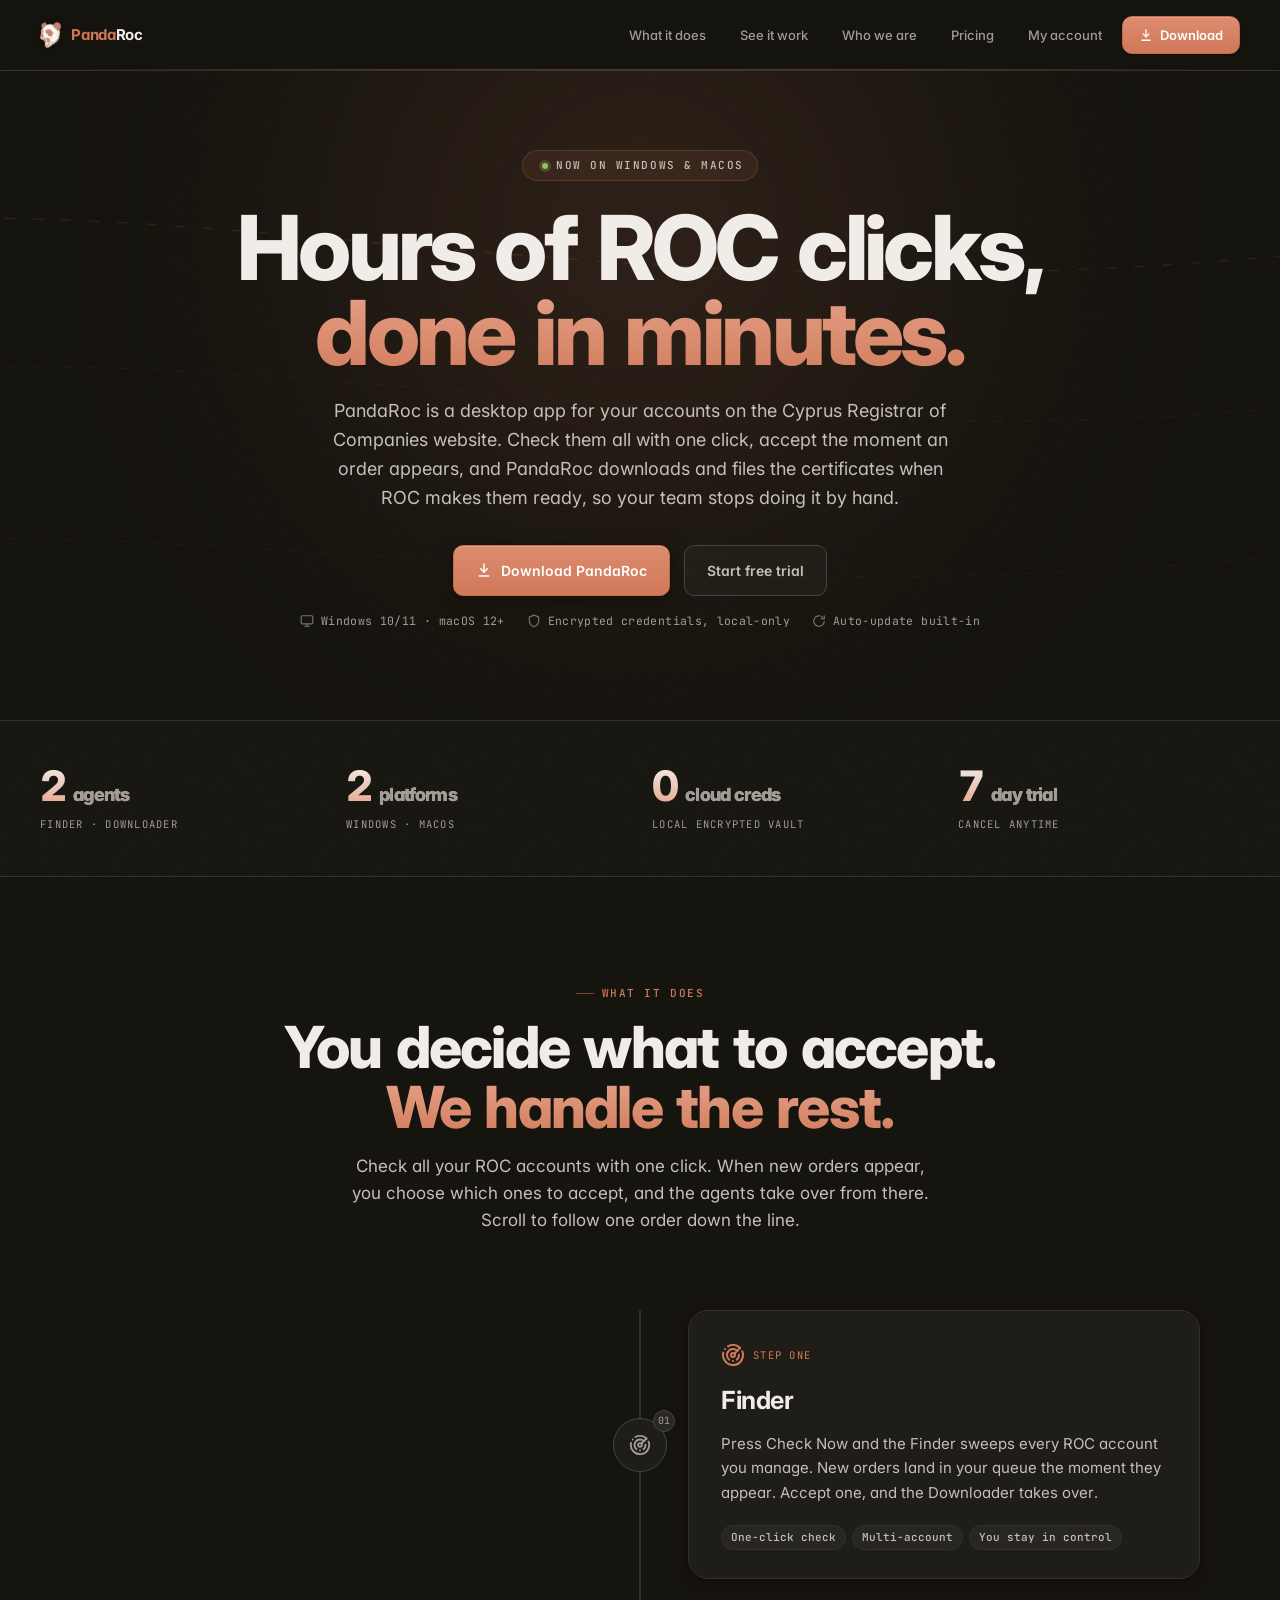
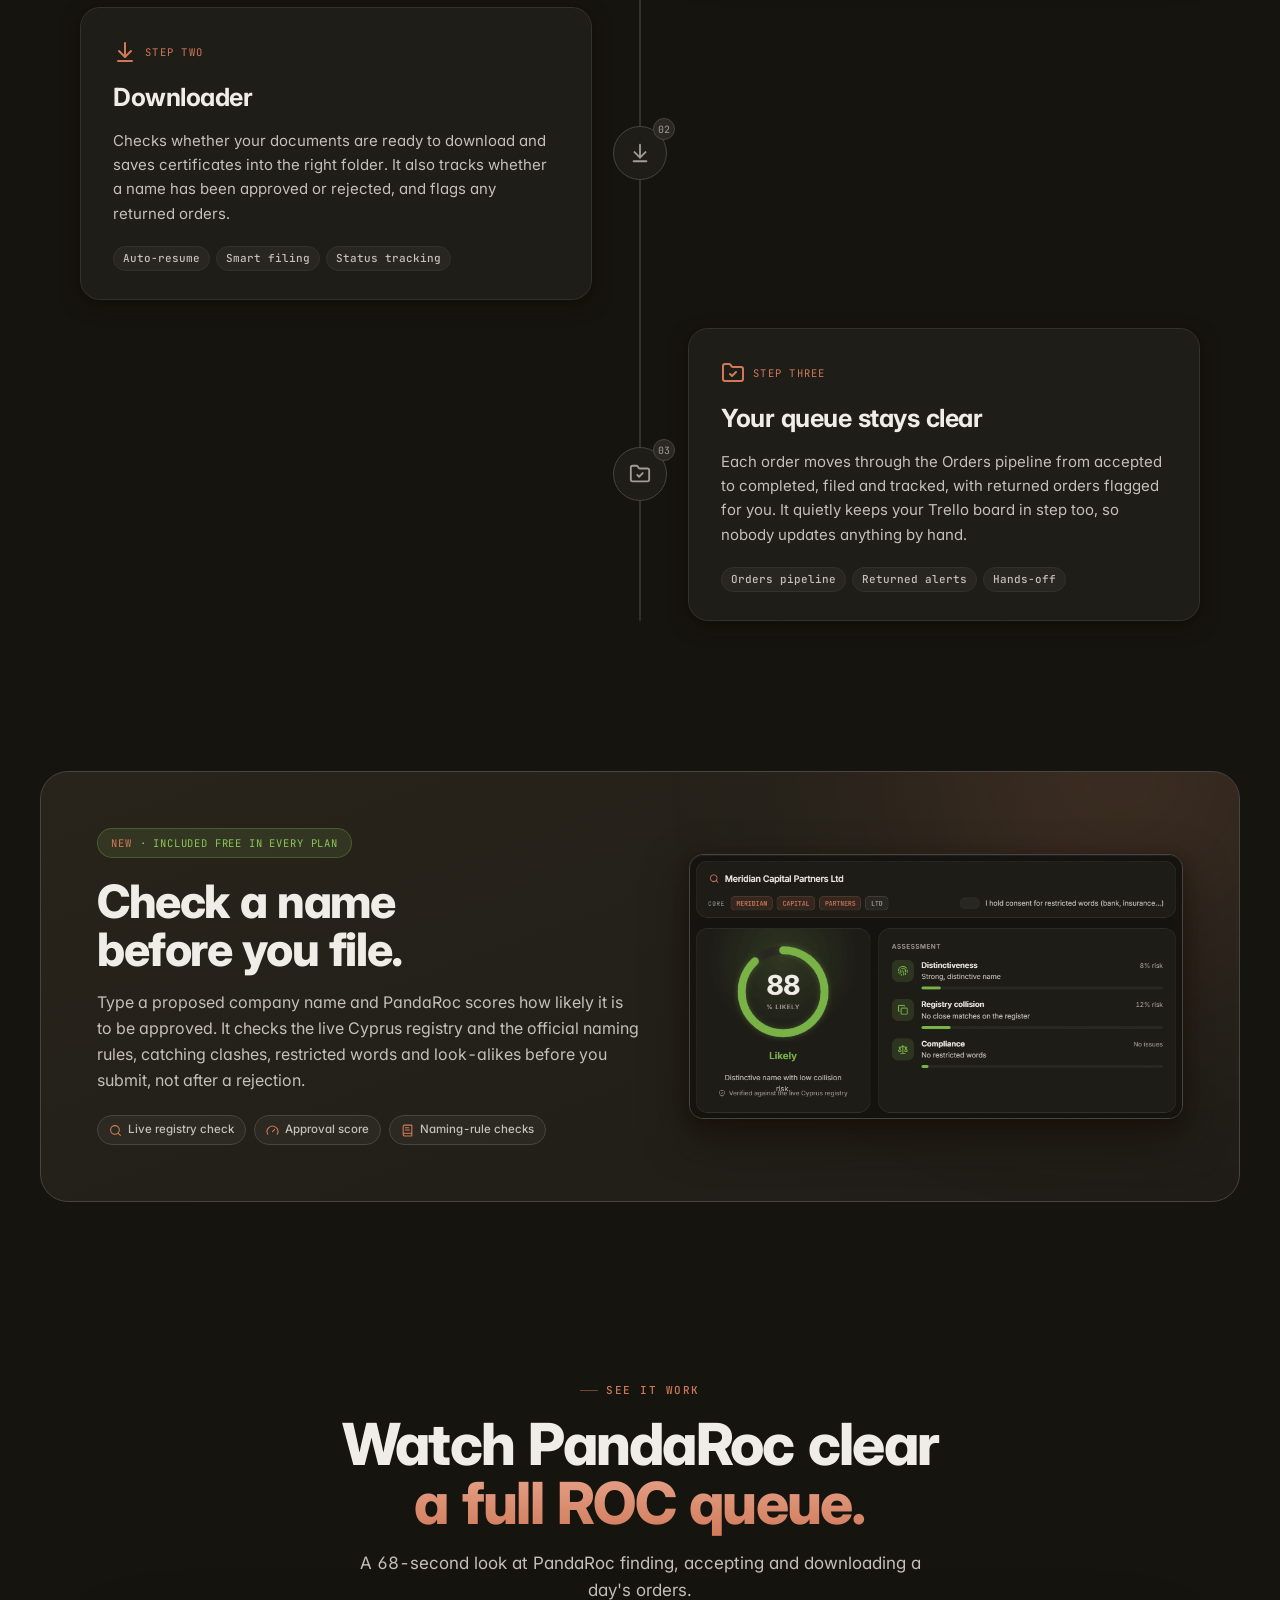
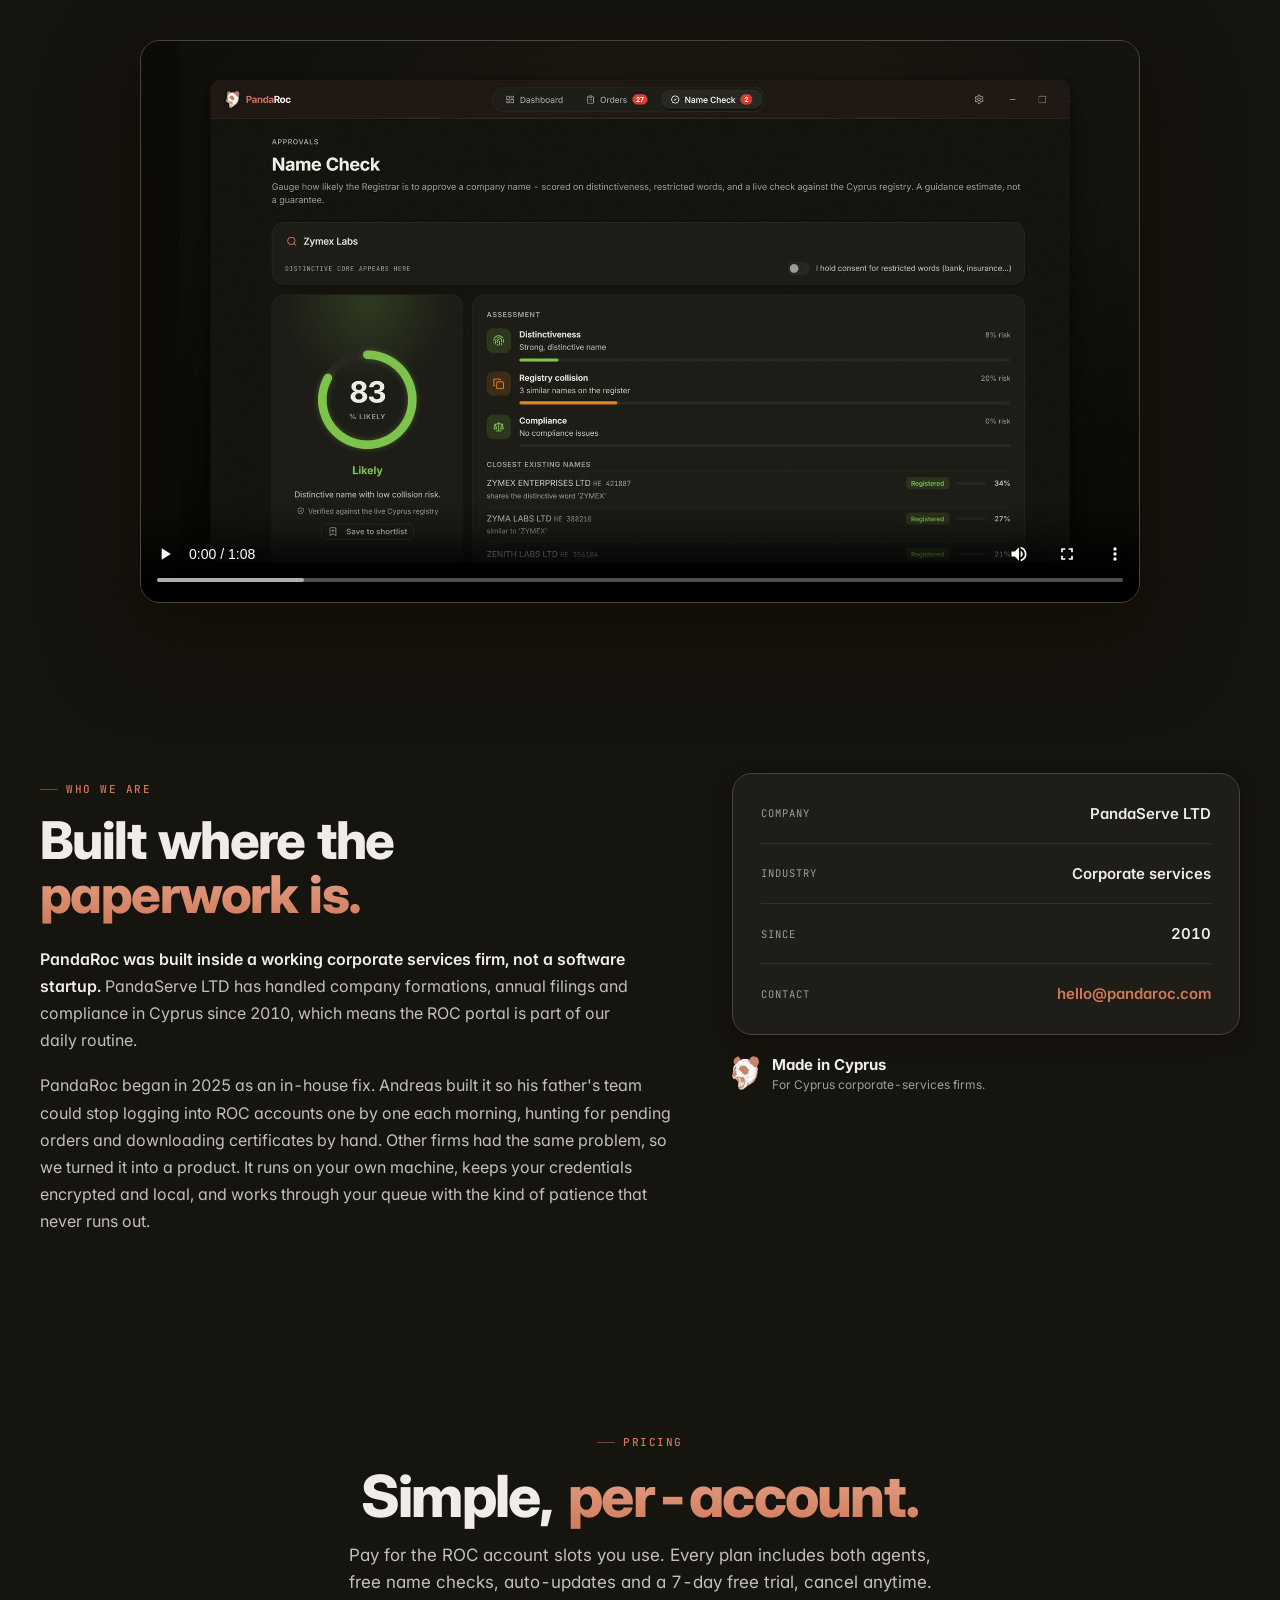
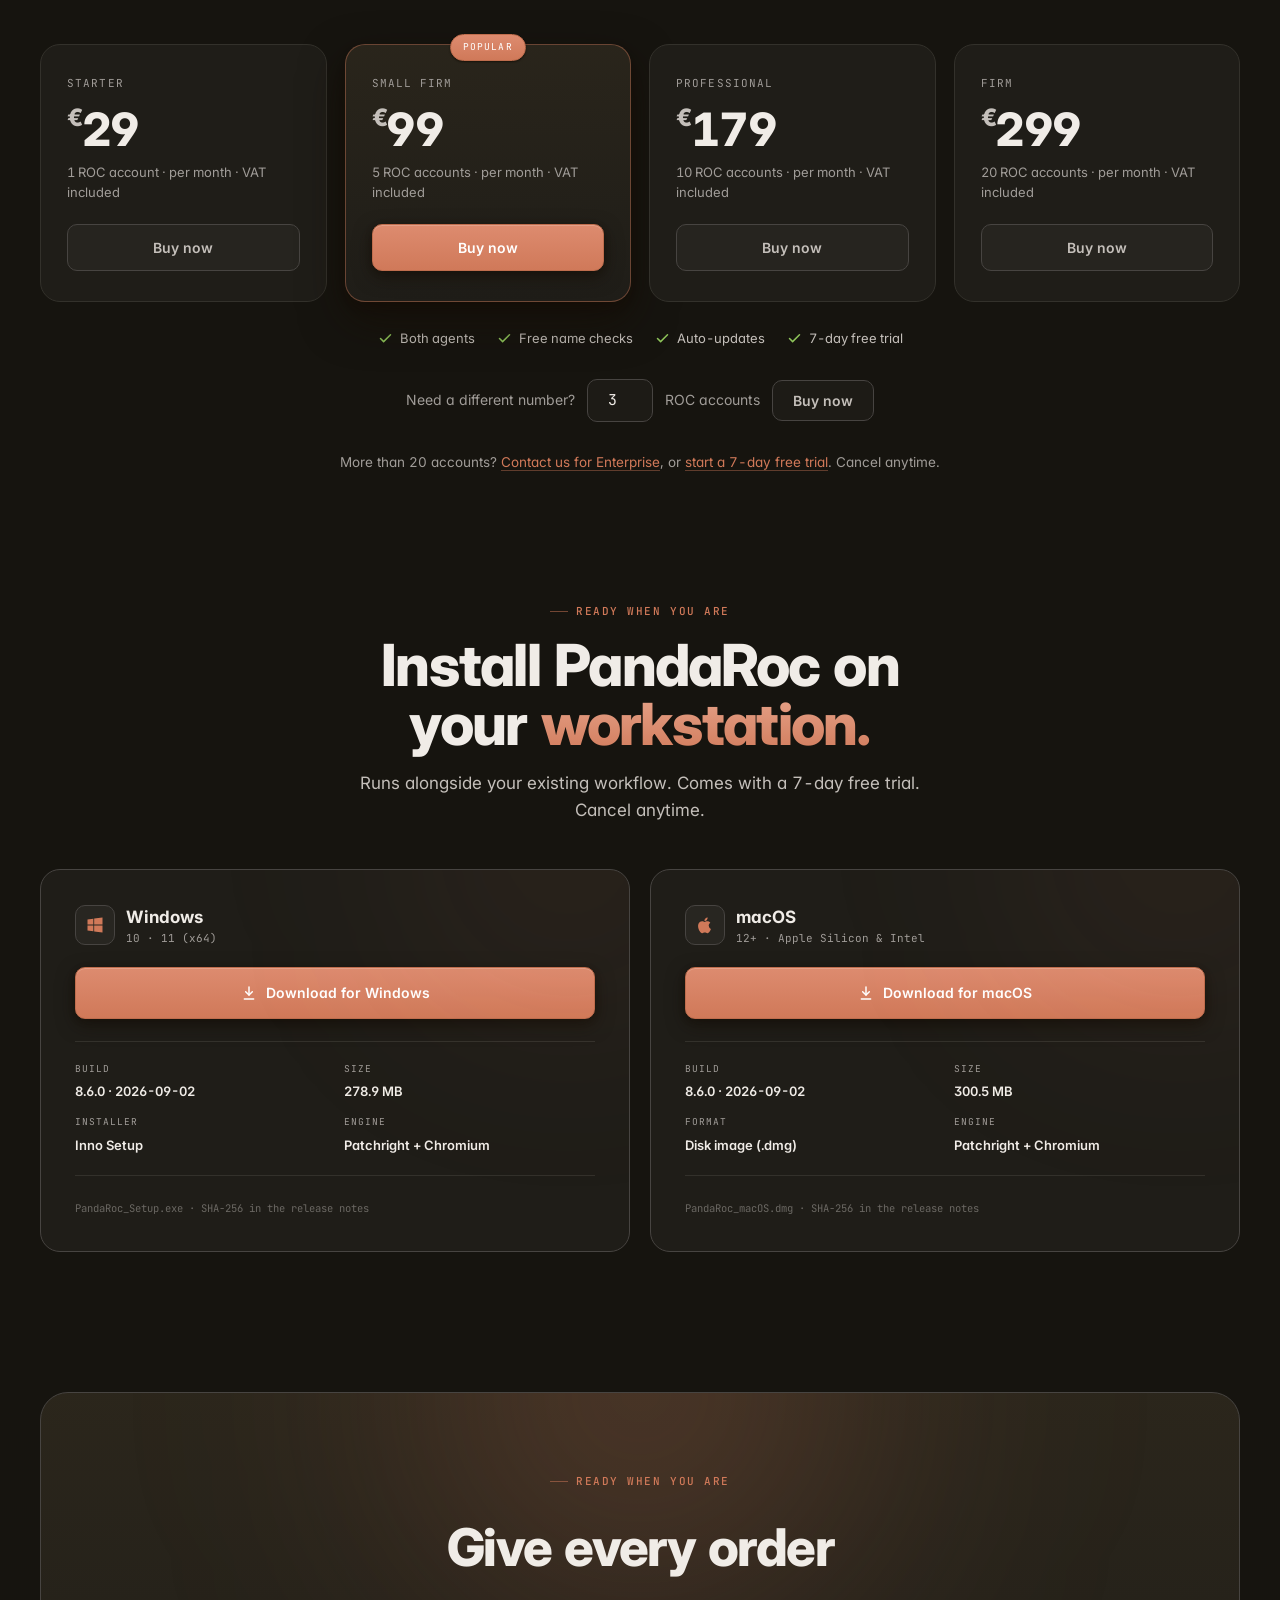
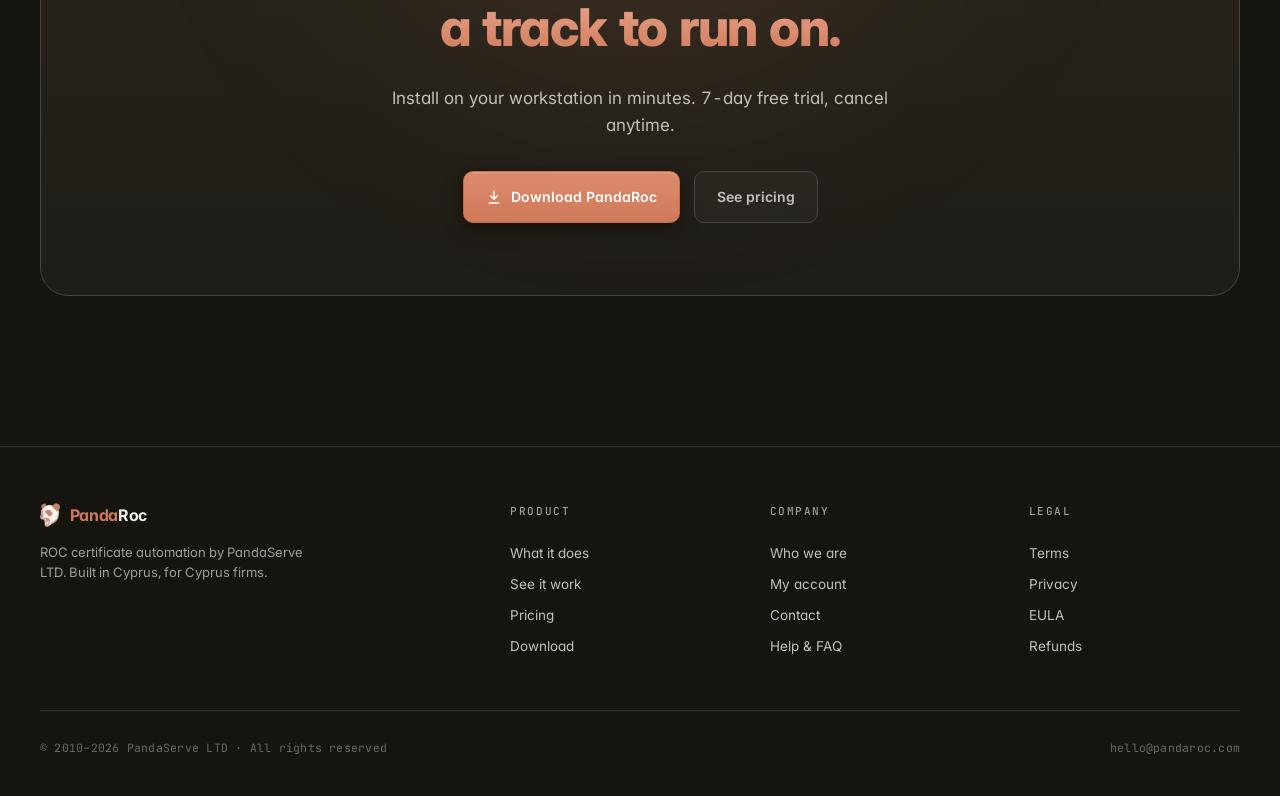
<file: index.html>
<!DOCTYPE html>
<html lang="en" data-theme="dark">
<head>
<meta charset="UTF-8" />
<meta name="viewport" content="width=device-width, initial-scale=1.0" />
<meta name="color-scheme" content="dark" />
<title>PandaRoc · ROC certificate automation for Cyprus firms</title>
<meta name="description" content="PandaRoc automates certificate downloads from the Cyprus Department of Registrar of Companies. Desktop app for Windows and macOS, built by PandaServe LTD." />
<meta name="robots" content="index, follow" />
<meta name="author" content="PandaServe LTD" />
<link rel="canonical" href="https://pandaroc.com/" />
<meta property="og:title" content="PandaRoc · ROC certificate automation for Cyprus firms" />
<meta property="og:description" content="Desktop app for Cyprus firms: check every ROC account with one click, accept new orders as they appear, and PandaRoc downloads and files the certificates. Built by PandaServe LTD." />
<meta property="og:type" content="website" />
<meta property="og:url" content="https://pandaroc.com/" />
<meta property="og:image" content="https://pandaroc.com/assets/screen_dashboard_live.png" />
<meta name="twitter:card" content="summary_large_image" />
<meta name="twitter:title" content="PandaRoc · ROC certificate automation" />
<meta name="twitter:description" content="Desktop app that automates certificate downloads from the Cyprus ROC portal." />
<meta name="twitter:image" content="https://pandaroc.com/assets/screen_dashboard_live.png" />
<script type="application/ld+json">
{
  "@context": "https://schema.org",
  "@type": "SoftwareApplication",
  "name": "PandaRoc",
  "description": "Desktop app that automates certificate downloads from the Cyprus Department of Registrar of Companies.",
  "applicationCategory": "BusinessApplication",
  "operatingSystem": "Windows 10, Windows 11, macOS 12+",
  "offers": {
    "@type": "AggregateOffer",
    "lowPrice": "29",
    "highPrice": "299",
    "priceCurrency": "EUR",
    "offerCount": "4"
  },
  "author": {
    "@type": "Organization",
    "name": "PandaServe LTD",
    "url": "https://pandaserve.eu"
  }
}
</script>
<link rel="icon" href="assets/favicon.ico" type="image/x-icon" />
<script src="/assets/vendor/lucide.min.js" defer></script>
<script src="/js/actions.js" defer></script>
<link rel="preconnect" href="https://fonts.googleapis.com" />
<link rel="preconnect" href="https://fonts.gstatic.com" crossorigin />
<link href="https://fonts.googleapis.com/css2?family=Inter:wght@400;500;600;700;800&family=JetBrains+Mono:wght@400;500&display=swap" rel="stylesheet" />
<link rel="stylesheet" href="shared/tokens.css" />
<style>
/* ════════ PANDAROC: FLOWLINE ════════ */

/* Flowing curve field behind hero */
.flow-field { position:absolute; inset:0; z-index:0; pointer-events:none; overflow:hidden; }
.flow-field svg { position:absolute; width:140%; height:100%; left:-20%; top:0; }
.flow-field path { fill:none; stroke:var(--accent); stroke-width:1.4; opacity:0.16; stroke-dasharray:7 12; animation:drift 26s linear infinite; }
.flow-field path:nth-child(2){ opacity:0.1; animation-duration:34s; stroke-width:1; }
.flow-field path:nth-child(3){ opacity:0.07; animation-duration:42s; }
@keyframes drift { to { stroke-dashoffset:-380; } }
.hero-glow { position:absolute; width:760px; height:760px; border-radius:50%; filter:blur(140px); background:radial-gradient(circle, color-mix(in oklch, var(--tc9) 44%, transparent), transparent 70%); top:-220px; left:50%; transform:translateX(-50%); z-index:0; pointer-events:none; opacity:0.62; }

/* ── HERO (centered) ── */
.hero { position:relative; z-index:2; padding:78px 0 90px; text-align:center; overflow:hidden; }
.hero .eyebrow { justify-content:center; }
.eyebrow.pill { background:color-mix(in oklch, var(--accent) 9%, transparent); border:1px solid color-mix(in oklch, var(--accent) 22%, transparent); padding:6px 13px 6px 11px; border-radius:999px; color:var(--text-2); }
.eyebrow.pill::before { width:0; }
.eyebrow.pill .dot { width:6px; height:6px; border-radius:50%; background:var(--green10); box-shadow:0 0 0 3px color-mix(in oklch, var(--green10) 22%, transparent); }
.hero h1 { font-size:clamp(48px, 7vw, 98px); line-height:0.95; letter-spacing:-0.04em; font-weight:800; margin:24px auto 22px; max-width:15ch; text-wrap:balance; }
.hero h1 em { font-style:normal; background:linear-gradient(180deg, var(--tc11), var(--tc9)); -webkit-background-clip:text; -webkit-text-fill-color:transparent; }
.hero-sub { font-size:18px; line-height:1.6; color:var(--text-2); max-width:620px; margin:0 auto 32px; text-wrap:pretty; }
.hero-ctas { display:flex; flex-wrap:wrap; gap:14px; justify-content:center; margin-bottom:16px; }
.hero-meta { display:flex; flex-wrap:wrap; gap:8px 22px; justify-content:center; font-family:'JetBrains Mono',monospace; font-size:11.5px; color:var(--muted); letter-spacing:0.03em; }
.hero-meta span { display:inline-flex; align-items:center; gap:7px; }
.hero-meta svg { width:14px; height:14px; opacity:0.7; }

.rise { opacity:0; transform:translateY(24px); animation:rise 0.9s var(--ease-out) forwards; }
.rise.d1{animation-delay:.05s}.rise.d2{animation-delay:.15s}.rise.d3{animation-delay:.25s}.rise.d4{animation-delay:.35s}.rise.d5{animation-delay:.45s}
@keyframes rise { to { opacity:1; transform:none; } }

/* Hero product frame: rises from the curves, gentle scroll parallax */
.hero-frame { position:relative; max-width:1000px; margin:56px auto 0; z-index:2; opacity:0; transform:translateY(40px) scale(0.97); animation:frameIn 1.1s var(--ease-out) 0.5s forwards; }
@keyframes frameIn { to { opacity:1; transform:none; } }
.app-frame { position:relative; border-radius:var(--r-xl); background:var(--bg-card); border:1px solid var(--border-strong); box-shadow:var(--shadow-xl); overflow:hidden; }
.app-frame::after { content:''; position:absolute; inset:0; border-radius:inherit; box-shadow:inset 0 1px 0 rgba(255,255,255,0.06); pointer-events:none; }
.app-frame .titlebar { display:flex; align-items:center; justify-content:space-between; padding:11px 16px; background:rgba(34,26,23,0.82); border-bottom:1px solid var(--border); }
.app-frame .titlebar-left { display:flex; align-items:center; gap:9px; font-size:12.5px; font-weight:600; }
.app-frame .titlebar-left img { height:16px; }
.app-frame .titlebar-left .accent { color:var(--accent); }
.app-frame .dots { display:flex; gap:8px; }
.app-frame .dots span { width:11px; height:11px; border-radius:50%; }
.app-frame .dots span:nth-child(1){background:#ec6a5e;}.app-frame .dots span:nth-child(2){background:#f4bf4f;}.app-frame .dots span:nth-child(3){background:#61c554;}
.app-frame .screen { width:100%; display:block; }
.hero-frame::before { content:''; position:absolute; inset:-1px -1px auto -1px; height:1px; background:linear-gradient(90deg, transparent, var(--accent), transparent); z-index:3; }
.hero-reflect { position:absolute; left:8%; right:8%; bottom:-46px; height:90px; border-radius:50%; filter:blur(34px); background:radial-gradient(ellipse, color-mix(in oklch, var(--tc9) 30%, transparent), transparent 72%); z-index:0; pointer-events:none; }

/* ── Section heads ── */
section { position:relative; z-index:2; }
.section-head { display:flex; flex-direction:column; gap:16px; margin-bottom:24px; max-width:780px; }
.section-head.center { margin-left:auto; margin-right:auto; text-align:center; align-items:center; }
.section-head h2 { font-size:clamp(34px, 4.6vw, 58px); line-height:1.02; letter-spacing:-0.03em; font-weight:800; text-wrap:balance; }
.section-head h2 em { font-style:normal; background:linear-gradient(180deg, var(--tc11), var(--tc9)); -webkit-background-clip:text; -webkit-text-fill-color:transparent; }
.section-head p { font-size:17px; color:var(--text-2); max-width:600px; text-wrap:pretty; line-height:1.6; }

/* ── STAT band ── */
.stats { position:relative; z-index:2; border-top:1px solid var(--border); border-bottom:1px solid var(--border); padding:44px 0; background:color-mix(in oklch, var(--e2) 40%, transparent); }
.stats-row { display:grid; grid-template-columns:repeat(4,1fr); gap:24px; }
.stat-item .n { font-size:42px; font-weight:800; letter-spacing:-0.02em; line-height:1; background:linear-gradient(180deg,var(--e12),var(--tc11)); -webkit-background-clip:text; -webkit-text-fill-color:transparent; }
.stat-item .n .u { font-size:18px; color:var(--muted); margin-left:3px; -webkit-text-fill-color:var(--muted); }
.stat-item .l { font-family:'JetBrains Mono',monospace; font-size:10.5px; letter-spacing:0.12em; text-transform:uppercase; color:var(--muted); margin-top:9px; }

/* ── PIPELINE (scroll-fill timeline) ── */
.pipeline { position:relative; padding:108px 0 90px; }
.pipe { position:relative; max-width:1120px; margin:76px auto 0; }
.rail { position:absolute; top:0; bottom:0; left:50%; width:2px; transform:translateX(-50%); background:var(--border); border-radius:2px; }
.rail-fill { position:absolute; top:0; left:0; width:100%; height:0; background:linear-gradient(180deg, var(--tc11), var(--tc9)); border-radius:2px; box-shadow:0 0 14px color-mix(in oklch, var(--accent) 60%, transparent); }
.rail-comet { position:absolute; top:0; left:50%; transform:translate(-50%,-50%); width:16px; height:16px; border-radius:50%; background:var(--tc11); box-shadow:0 0 0 5px color-mix(in oklch, var(--accent) 22%, transparent), 0 0 24px 4px color-mix(in oklch, var(--accent) 60%, transparent); opacity:0; }

.node { position:relative; display:grid; grid-template-columns:1fr 96px 1fr; align-items:center; min-height:220px; }
.node > * { grid-row:1; }
.node:not(:last-child){ margin-bottom:28px; }
.node-dot { grid-column:2; justify-self:center; width:54px; height:54px; border-radius:50%; display:grid; place-items:center; background:var(--bg-card); border:1px solid var(--border-strong); color:var(--muted); z-index:3; transition:all 0.5s var(--ease); position:relative; }
.node-dot svg, .node-dot i { width:22px; height:22px; }
.node-dot .ord { position:absolute; top:-9px; right:-9px; width:22px; height:22px; border-radius:50%; background:var(--bg-elev); border:1px solid var(--border-strong); font-family:'JetBrains Mono',monospace; font-size:10px; display:grid; place-items:center; color:var(--muted); }
.node.lit .node-dot { background:color-mix(in oklch, var(--accent) 16%, var(--bg-card)); border-color:var(--accent); color:var(--accent); box-shadow:0 0 0 6px color-mix(in oklch, var(--accent) 12%, transparent), 0 10px 30px color-mix(in oklch, var(--accent) 24%, transparent); transform:scale(1.06); }
.node.lit .node-dot .ord { color:var(--accent); border-color:color-mix(in oklch,var(--accent) 40%,transparent); }

/* node card */
.node-card { background:var(--bg-card); border:1px solid var(--border); border-radius:var(--r-xl); padding:32px 32px 28px; box-shadow:var(--shadow-md); opacity:0; transform:translateY(28px); transition:opacity 0.7s var(--ease), transform 0.7s var(--ease), border-color 0.5s var(--ease); position:relative; overflow:hidden; }
.node-card::before { content:''; position:absolute; inset:0; background-image:url('assets/grain-card.svg'); background-size:220px; opacity:0.05; mix-blend-mode:overlay; pointer-events:none; }
.node-card > * { position:relative; }
.node.in .node-card { opacity:1; transform:none; }
.node.lit .node-card { border-color:color-mix(in oklch, var(--accent) 30%, transparent); }
.node:nth-child(odd) .node-card { grid-column:1; }
.node:nth-child(even) .node-card { grid-column:3; }
.node-kicker { display:inline-flex; align-items:center; gap:8px; font-family:'JetBrains Mono',monospace; font-size:10.5px; letter-spacing:0.12em; text-transform:uppercase; color:var(--accent); margin-bottom:14px; }
.node-card h3 { font-size:25px; font-weight:700; letter-spacing:-0.02em; margin-bottom:12px; }
.node-card .lead { font-size:15px; color:var(--text-2); line-height:1.62; margin-bottom:20px; text-wrap:pretty; }
.node-tags { display:flex; flex-wrap:wrap; gap:6px; }
.node-tags .tag { font-size:11px; font-weight:500; padding:3px 9px; border-radius:999px; background:rgba(255,255,255,0.04); border:1px solid var(--border); color:var(--text-2); font-family:'JetBrains Mono',monospace; }

/* node visual on the opposite side */
.node-viz { opacity:0; transform:translateY(28px); transition:opacity 0.7s var(--ease) 0.08s, transform 0.7s var(--ease) 0.08s; }
.node.in .node-viz { opacity:1; transform:none; }
.node:nth-child(odd) .node-viz { grid-column:3; }
.node:nth-child(even) .node-viz { grid-column:1; }

/* crafted mini app window */
.mini { background:var(--bg-elev); border:1px solid var(--border-strong); border-radius:var(--r-lg); overflow:hidden; box-shadow:var(--shadow-lg); position:relative; }
.mini::after { content:''; position:absolute; inset:0; border-radius:inherit; box-shadow:inset 0 1px 0 rgba(255,255,255,0.05); pointer-events:none; }
.mini-bar { display:flex; align-items:center; gap:8px; padding:10px 14px; border-bottom:1px solid var(--border); font-family:'JetBrains Mono',monospace; font-size:10.5px; color:var(--muted); letter-spacing:0.05em; background:rgba(34,26,23,0.5); }
.mini-bar .led { width:7px; height:7px; border-radius:50%; background:var(--green10); box-shadow:0 0 7px var(--green10); animation:ledpulse 2.4s ease-in-out infinite; }
.mini-bar .led.amber { background:var(--amber9); box-shadow:0 0 7px var(--amber9); }
@keyframes ledpulse { 0%,100%{opacity:1} 50%{opacity:0.45} }
.mini-bar .right { margin-left:auto; opacity:0.7; }
.mini-body { padding:16px; }

/* finder rows */
.mrow { display:flex; align-items:center; gap:11px; padding:11px 12px; border-radius:9px; background:rgba(255,255,255,0.02); border:1px solid var(--border); margin-bottom:8px; transition:all 0.4s var(--ease); }
.mrow:last-child{margin-bottom:0;}
.mrow .mi { width:30px; height:30px; border-radius:8px; display:grid; place-items:center; flex:none; background:rgba(255,255,255,0.04); color:var(--muted); }
.mrow .mi svg { width:15px; height:15px; }
.mrow .mtwrap { min-width:0; }
.mrow .mt { font-size:12.5px; font-weight:600; white-space:nowrap; overflow:hidden; text-overflow:ellipsis; }
.mrow .ms { font-family:'JetBrains Mono',monospace; font-size:10px; color:var(--muted); letter-spacing:0.02em; }
.mrow .mstat { margin-left:auto; font-family:'JetBrains Mono',monospace; font-size:10px; display:inline-flex; align-items:center; gap:6px; padding:3px 8px; border-radius:999px; white-space:nowrap; }
.mstat.watching { color:var(--muted); background:rgba(255,255,255,0.03); }
.mstat.found { color:var(--tc11); background:color-mix(in oklch, var(--accent) 14%, transparent); border:1px solid color-mix(in oklch, var(--accent) 26%, transparent); }
.mstat.ok { color:var(--green10); background:color-mix(in oklch, var(--green10) 12%, transparent); }
.mrow .pulse { width:6px; height:6px; border-radius:50%; background:currentColor; animation:pulse 1.4s ease-in-out infinite; }
@keyframes pulse { 0%,100%{opacity:.4;transform:scale(.8)} 50%{opacity:1;transform:scale(1.2)} }
.mrow.hot { background:color-mix(in oklch, var(--accent) 8%, transparent); border-color:color-mix(in oklch, var(--accent) 26%, transparent); }
.mrow.hot .mi { background:color-mix(in oklch, var(--accent) 16%, transparent); color:var(--accent); }

/* downloader file card */
.dl-file { display:flex; align-items:center; gap:12px; padding:13px; border-radius:10px; background:rgba(255,255,255,0.02); border:1px solid var(--border); margin-bottom:12px; }
.dl-file .fi { width:38px; height:38px; border-radius:9px; display:grid; place-items:center; background:color-mix(in oklch, var(--accent) 14%, transparent); color:var(--accent); flex:none; }
.dl-file .fi svg { width:18px; height:18px; }
.dl-file .fname { font-size:12.5px; font-weight:600; }
.dl-file .fpath { font-family:'JetBrains Mono',monospace; font-size:10px; color:var(--muted); }
.dl-prog { height:6px; border-radius:4px; background:rgba(255,255,255,0.06); overflow:hidden; margin:14px 0 10px; }
.dl-prog i { display:block; height:100%; width:0; border-radius:4px; background:linear-gradient(90deg, var(--tc10), var(--tc9)); transition:width 1.4s var(--ease); }
.node.in .dl-prog i { width:100%; }
.dl-meta { display:flex; align-items:center; justify-content:space-between; font-family:'JetBrains Mono',monospace; font-size:10px; color:var(--muted); }
.dl-meta .ok { color:var(--green10); display:inline-flex; align-items:center; gap:5px; }
.dl-meta .ok svg { width:12px; height:12px; }

/* orders kanban */
.kanban { display:grid; grid-template-columns:repeat(3,1fr); gap:9px; }
.kcol { background:rgba(255,255,255,0.02); border:1px solid var(--border); border-radius:9px; padding:10px; }
.kcol h6 { font-family:'JetBrains Mono',monospace; font-size:9px; letter-spacing:0.08em; text-transform:uppercase; color:var(--muted); margin-bottom:9px; display:flex; align-items:center; gap:5px; }
.kcol h6 .c { width:6px; height:6px; border-radius:2px; }
.kcard { background:var(--bg-card); border:1px solid var(--border); border-radius:7px; padding:9px; margin-bottom:7px; box-shadow:var(--shadow-sm); }
.kcard:last-child{margin-bottom:0;}
.kcard .kl { height:3px; width:30px; border-radius:2px; margin-bottom:7px; }
.kcard .kt { font-size:10.5px; font-weight:600; line-height:1.3; }
.kcard .km { font-family:'JetBrains Mono',monospace; font-size:8.5px; color:var(--muted); margin-top:4px; }
.kcard.glide { animation:glidein 0.7s var(--ease) both; }
@keyframes glidein { from { opacity:0; transform:translateY(8px); } to { opacity:1; transform:none; } }
.sync-note { display:flex; align-items:center; gap:7px; margin-top:13px; font-family:'JetBrains Mono',monospace; font-size:10px; color:var(--muted); }
.sync-note svg { width:13px; height:13px; opacity:0.8; }
.sync-note .accent { color:var(--accent); }

/* ── NAME CHECK spotlight ── */
.namecheck { padding:60px 0 100px; }
.nc-card { position:relative; border-radius:var(--r-2xl); border:1px solid var(--border-strong); background:linear-gradient(160deg, color-mix(in oklch, var(--accent) 7%, var(--bg-card)), var(--bg-card)); overflow:hidden; display:grid; grid-template-columns:1.1fr 1fr; gap:48px; padding:56px 56px; align-items:center; }
.nc-card::after { content:''; position:absolute; width:560px; height:560px; border-radius:50%; filter:blur(120px); background:radial-gradient(circle, color-mix(in oklch, var(--tc9) 26%, transparent), transparent 70%); top:-280px; right:-160px; pointer-events:none; }
.nc-card > * { position:relative; z-index:1; }
.nc-badge { display:inline-flex; align-items:center; gap:8px; padding:6px 13px; border-radius:999px; font-family:'JetBrains Mono',monospace; font-size:10.5px; letter-spacing:0.08em; text-transform:uppercase; color:var(--green10); background:color-mix(in oklch, var(--green10) 12%, transparent); border:1px solid color-mix(in oklch, var(--green10) 26%, transparent); margin-bottom:20px; }
.nc-badge .new { color:var(--accent); }
.nc-copy h2 { font-size:clamp(30px,3.6vw,46px); font-weight:800; letter-spacing:-0.03em; line-height:1.04; margin-bottom:16px; text-wrap:balance; }
.nc-copy p { font-size:16px; color:var(--text-2); line-height:1.62; margin-bottom:22px; text-wrap:pretty; }
.nc-tags { display:flex; flex-wrap:wrap; gap:8px; }
.nc-tags .tag { font-size:11.5px; font-weight:500; padding:5px 11px; border-radius:999px; background:rgba(255,255,255,0.04); border:1px solid var(--border-strong); color:var(--text-2); display:inline-flex; align-items:center; gap:6px; }
.nc-tags .tag svg { width:13px; height:13px; color:var(--accent); }

/* name-check demo panel */
.nc-demo { background:var(--bg-elev); border:1px solid var(--border-strong); border-radius:var(--r-xl); padding:24px; box-shadow:var(--shadow-lg); }
.nc-input { display:flex; align-items:center; gap:10px; padding:13px 15px; border-radius:var(--r-md); background:rgba(255,255,255,0.03); border:1px solid var(--border-strong); margin-bottom:22px; }
.nc-input svg { width:17px; height:17px; color:var(--accent); flex:none; }
.nc-input .val { font-size:14px; font-weight:600; }
.nc-input .caret { width:1.5px; height:16px; background:var(--accent); margin-left:1px; animation:blink 1.1s step-end infinite; }
@keyframes blink { 50% { opacity:0; } }
.nc-ringwrap { display:flex; align-items:center; gap:22px; }
.nc-ring { --p:0; position:relative; width:120px; height:120px; flex:none; border-radius:50%;
  background:conic-gradient(var(--green10) calc(var(--p)*1%), rgba(255,255,255,0.06) 0);
  display:grid; place-items:center; transition:--p 1.4s var(--ease); }
.nc-ring::before { content:''; position:absolute; inset:9px; border-radius:50%; background:var(--bg-elev); }
.nc-ring .score { position:relative; font-size:34px; font-weight:800; letter-spacing:-0.02em; line-height:1; }
.nc-ring .score .pct { font-size:15px; color:var(--muted); }
.nc-ring .lbl { position:relative; font-family:'JetBrains Mono',monospace; font-size:8.5px; letter-spacing:0.1em; text-transform:uppercase; color:var(--muted); margin-top:3px; }
.nc-factors { flex:1; display:flex; flex-direction:column; gap:10px; }
.nc-factor { display:flex; align-items:center; gap:9px; font-size:12px; color:var(--text-2); }
.nc-factor svg { width:15px; height:15px; color:var(--green10); flex:none; }
.nc-factor.warn svg { color:var(--amber9); }

/* ── SEE IT WORK ── */
.demo-band { padding:80px 0; }
.demo-frame { position:relative; max-width:1000px; margin:36px auto 0; border-radius:var(--r-xl); border:1px solid var(--border-strong); background:var(--bg-card); box-shadow:var(--shadow-xl); overflow:hidden; aspect-ratio:16/9; display:grid; place-items:center; }
.demo-frame::before { content:''; position:absolute; inset:0; background:radial-gradient(circle at 50% 40%, color-mix(in oklch, var(--accent) 12%, transparent), transparent 60%); }
.demo-frame .grain-ph { position:absolute; inset:0; background-image:url('assets/grain-card.svg'); background-size:260px; opacity:0.06; mix-blend-mode:overlay; }
.demo-inner { position:relative; text-align:center; z-index:1; }
.demo-play { width:74px; height:74px; border-radius:50%; display:grid; place-items:center; margin:0 auto 20px; background:linear-gradient(180deg, var(--tc10), var(--tc9)); box-shadow:var(--shadow-lg), inset 0 1px 0 rgba(255,255,255,0.2); color:#fff; transition:transform var(--dur) var(--ease); }
.demo-play svg { width:28px; height:28px; margin-left:3px; }
.demo-frame:hover .demo-play { transform:scale(1.06); }
.demo-tag { font-family:'JetBrains Mono',monospace; font-size:11px; letter-spacing:0.1em; text-transform:uppercase; color:var(--accent); margin-bottom:8px; }
.demo-cap { font-size:13px; color:var(--muted); margin-top:14px; }
.demo-time { position:absolute; bottom:16px; right:18px; font-family:'JetBrains Mono',monospace; font-size:11px; color:var(--muted); background:rgba(0,0,0,0.4); padding:4px 10px; border-radius:999px; border:1px solid var(--border); }

/* ── WHO WE ARE ── */
.who { padding:90px 0; }
.who-grid { display:grid; grid-template-columns:1.25fr 1fr; gap:56px; align-items:start; }
.who-copy h2 { font-size:clamp(32px,4.2vw,52px); font-weight:800; letter-spacing:-0.03em; line-height:1.04; margin-bottom:24px; text-wrap:balance; }
.who-copy h2 em { font-style:normal; background:linear-gradient(180deg,var(--tc11),var(--tc9)); -webkit-background-clip:text; -webkit-text-fill-color:transparent; }
.who-copy p { font-size:16px; color:var(--text-2); line-height:1.7; margin-bottom:18px; text-wrap:pretty; }
.who-copy p strong { color:var(--text); font-weight:600; }
.who-facts { background:var(--bg-card); border:1px solid var(--border-strong); border-radius:var(--r-xl); padding:10px 28px; box-shadow:var(--shadow-md); }
.who-fact { display:flex; align-items:center; justify-content:space-between; gap:16px; padding:18px 0; border-bottom:1px solid var(--border); }
.who-fact:last-child { border-bottom:none; }
.who-fact .k { font-family:'JetBrains Mono',monospace; font-size:10.5px; letter-spacing:0.1em; text-transform:uppercase; color:var(--muted); }
.who-fact .v { font-size:15px; font-weight:600; text-align:right; }
.who-fact .v.accent { color:var(--accent); }
.who-badge { display:flex; align-items:center; gap:13px; padding:18px 0 4px; }
.who-badge img { height:34px; }
.who-badge .wb-t { font-weight:700; font-size:15px; }
.who-badge .wb-s { font-size:12px; color:var(--muted); }

/* ── PRICING ── */
.pricing { padding:90px 0; }
.price-grid { display:grid; grid-template-columns:repeat(4,1fr); gap:18px; margin-top:48px; }
.price-card { position:relative; background:var(--bg-card); border:1px solid var(--border); border-radius:var(--r-xl); padding:30px 26px; display:flex; flex-direction:column; transition:transform var(--dur) var(--ease), border-color var(--dur) var(--ease), box-shadow var(--dur) var(--ease); }
.price-card:hover { transform:translateY(-4px); border-color:var(--border-strong); box-shadow:var(--shadow-lg); }
.price-card.popular { border-color:color-mix(in oklch, var(--accent) 42%, transparent); background:linear-gradient(180deg, color-mix(in oklch, var(--accent) 8%, var(--bg-card)), var(--bg-card)); box-shadow:var(--shadow-lg); }
.price-tag { position:absolute; top:-11px; left:50%; transform:translateX(-50%); font-family:'JetBrains Mono',monospace; font-size:9.5px; letter-spacing:0.12em; text-transform:uppercase; color:#fff; background:linear-gradient(180deg,var(--tc10),var(--tc9)); border:1px solid var(--tc8); padding:5px 12px; border-radius:999px; box-shadow:var(--shadow-sm); }
.price-name { font-family:'JetBrains Mono',monospace; font-size:11px; letter-spacing:0.1em; text-transform:uppercase; color:var(--muted); margin-bottom:14px; }
.price-amt { font-size:46px; font-weight:800; letter-spacing:-0.03em; line-height:1; }
.price-amt .cur { font-size:24px; vertical-align:top; color:var(--text-2); }
.price-unit { font-size:13px; color:var(--muted); margin-top:10px; margin-bottom:22px; }
.price-card .btn { width:100%; justify-content:center; margin-top:auto; }
.price-note { text-align:center; margin-top:30px; font-size:13.5px; color:var(--muted); }
.price-note a { color:var(--accent); border-bottom:1px solid color-mix(in oklch, var(--accent) 40%, transparent); }
.includes { display:flex; flex-wrap:wrap; gap:10px 22px; justify-content:center; margin-top:26px; }
.includes span { display:inline-flex; align-items:center; gap:7px; font-size:13px; color:var(--text-2); }
.includes svg { width:15px; height:15px; color:var(--green10); }

/* ── DOWNLOAD ── */
.download { padding:40px 0 110px; }
.dl-grid { display:grid; grid-template-columns:1fr 1fr; gap:20px; margin-top:44px; }
.dl-card { position:relative; background:var(--bg-card); border:1px solid var(--border-strong); border-radius:var(--r-xl); padding:34px; overflow:hidden; }
.dl-card::after { content:''; position:absolute; width:360px; height:360px; border-radius:50%; filter:blur(120px); background:radial-gradient(circle, color-mix(in oklch, var(--tc9) 18%, transparent), transparent 70%); top:-200px; right:-120px; pointer-events:none; }
.dl-card > * { position:relative; }
.dl-os { display:flex; align-items:center; gap:11px; margin-bottom:20px; }
.dl-os .oi { width:40px; height:40px; border-radius:10px; display:grid; place-items:center; background:rgba(255,255,255,0.04); border:1px solid var(--border-strong); color:var(--accent); }
.dl-os .oi svg { width:20px; height:20px; }
.dl-os .ot { font-size:17px; font-weight:700; }
.dl-os .os { font-family:'JetBrains Mono',monospace; font-size:11px; color:var(--muted); }
.dl-specs { display:grid; grid-template-columns:1fr 1fr; gap:14px 18px; margin:22px 0 24px; padding:20px 0; border-top:1px solid var(--border); border-bottom:1px solid var(--border); }
.dl-spec .sk { font-family:'JetBrains Mono',monospace; font-size:9.5px; letter-spacing:0.1em; text-transform:uppercase; color:var(--muted); margin-bottom:5px; }
.dl-spec .sv { font-size:13px; font-weight:600; }

/* ── CTA band ── */
.cta-band { padding:30px 0 110px; }
.cta-card { position:relative; border-radius:var(--r-2xl); border:1px solid var(--border-strong); background:linear-gradient(180deg, color-mix(in oklch, var(--accent) 9%, var(--bg-card)), var(--bg-card)); padding:72px 64px; overflow:hidden; text-align:center; }
.cta-card::after { content:''; position:absolute; width:680px; height:680px; border-radius:50%; filter:blur(120px); background:radial-gradient(circle, color-mix(in oklch, var(--tc9) 30%, transparent), transparent 70%); top:-340px; left:50%; transform:translateX(-50%); pointer-events:none; }
.cta-card > * { position:relative; z-index:1; }
.cta-card h2 { font-size:clamp(32px,4.2vw,52px); font-weight:800; letter-spacing:-0.03em; margin-bottom:16px; text-wrap:balance; }
.cta-card h2 em { font-style:normal; background:linear-gradient(180deg,var(--tc11),var(--tc9)); -webkit-background-clip:text; -webkit-text-fill-color:transparent; }
.cta-card p { font-size:17px; color:var(--text-2); max-width:500px; margin:0 auto 32px; line-height:1.6; }
.cta-ctas { display:flex; flex-wrap:wrap; gap:14px; justify-content:center; }

/* reveal */
.reveal { opacity:0; transform:translateY(28px); transition:opacity 0.7s var(--ease), transform 0.7s var(--ease); }
.reveal.visible { opacity:1; transform:none; }

/* real app screenshot frame */
.shot { position:relative; border-radius:var(--r-lg); overflow:hidden; border:1px solid var(--border-strong); box-shadow:var(--shadow-lg); background:var(--bg-elev); }
.shot::after { content:''; position:absolute; inset:0; border-radius:inherit; box-shadow:inset 0 1px 0 rgba(255,255,255,0.05); pointer-events:none; z-index:2; }
.shot-bar { display:flex; align-items:center; gap:9px; padding:9px 13px; background:rgba(34,26,23,0.72); border-bottom:1px solid var(--border); }
.shot-bar .dots { display:flex; gap:7px; }
.shot-bar .dots span { width:10px; height:10px; border-radius:50%; }
.shot-bar .dots span:nth-child(1){background:#ec6a5e;} .shot-bar .dots span:nth-child(2){background:#f4bf4f;} .shot-bar .dots span:nth-child(3){background:#61c554;}
.shot-bar .cap { margin-left:auto; font-family:'JetBrains Mono',monospace; font-size:10px; letter-spacing:0.07em; text-transform:uppercase; color:var(--muted); }
.shot img { width:100%; display:block; }
/* name-check feature shot (real app) */
.nc-shot { position:relative; border-radius:var(--r-lg); overflow:hidden; border:1px solid var(--border-strong); box-shadow:var(--shadow-lg); aspect-ratio:13/10; }
.nc-shot img { width:100%; height:100%; object-fit:cover; object-position:center 50%; display:block; }

/* scroll progress bar */
.scroll-progress { position:fixed; top:0; left:0; height:2px; width:0; z-index:100; background:linear-gradient(90deg, var(--tc9), var(--tc11)); box-shadow:0 0 10px color-mix(in oklch, var(--accent) 70%, transparent); }

/* parallax + stagger */
[data-parallax] { will-change:transform; }
.stagger > * { opacity:0; transform:translateY(24px); transition:opacity 0.65s var(--ease), transform 0.65s var(--ease); }
.stagger.visible > * { opacity:1; transform:none; }
.hero-frame { perspective:1700px; }
.app-frame { transform-style:preserve-3d; }

/* heading word reveal */
.wreveal .w { display:inline-block; opacity:0; transform:translateY(0.5em); transition:opacity 0.6s var(--ease), transform 0.6s var(--ease); }
.wreveal.visible .w { opacity:1; transform:none; }

@media (max-width: 980px) {
  .nc-card, .who-grid { grid-template-columns:1fr; gap:34px; }
  .price-grid { grid-template-columns:1fr 1fr; gap:16px; }
  .dl-grid { grid-template-columns:1fr; }
}
@media (max-width: 900px) {
  .node { grid-template-columns:44px 1fr; gap:18px; min-height:0; margin-bottom:40px !important; }
  .rail { left:22px; }
  .node-dot { grid-column:1; width:44px; height:44px; }
  .node-card, .node-viz { grid-column:2 !important; }
  .node-viz { margin-top:16px; }
  .rail-comet { left:22px; }
}
@media (max-width: 600px) {
  .stats-row { grid-template-columns:1fr 1fr; gap:28px 16px; }
  .price-grid { grid-template-columns:1fr; }
  .nc-card, .dl-card, .cta-card { padding:36px 22px; }
  .nc-ringwrap { flex-direction:column; align-items:flex-start; }
}
</style>
</head>
<body>

<div class="grain-body" aria-hidden="true"></div>
<div class="grain-coarse" aria-hidden="true"></div>
<div class="scroll-progress" id="scrollProgress" aria-hidden="true"></div>

<!-- NAV -->
<nav class="nav">
  <a href="#top" class="nav-brand"><img src="assets/logo.png" alt="" /><span><span class="accent">Panda</span>Roc</span></a>
  <button class="nav-toggle" data-nav-toggle aria-label="Menu">
    <svg viewBox="0 0 24 24" fill="none" stroke="currentColor" stroke-width="2" stroke-linecap="round"><line x1="3" y1="6" x2="21" y2="6"/><line x1="3" y1="12" x2="21" y2="12"/><line x1="3" y1="18" x2="21" y2="18"/></svg>
  </button>
  <div class="nav-links">
    <a href="#features" class="nav-link">What it does</a>
    <a href="#video" class="nav-link">See it work</a>
    <a href="#who" class="nav-link">Who we are</a>
    <a href="#pricing" class="nav-link">Pricing</a>
    <a href="account.html" class="nav-link">My account</a>
    <a href="#download" class="nav-cta">
      <svg viewBox="0 0 24 24" fill="none" stroke="currentColor" stroke-width="2.2" stroke-linecap="round" stroke-linejoin="round"><path d="M12 3v12"/><path d="m7 10 5 5 5-5"/><path d="M5 21h14"/></svg>
      Download
    </a>
  </div>
</nav>

<!-- HERO -->
<section class="hero" id="top">
  <div class="hero-glow" aria-hidden="true"></div>
  <div class="flow-field" aria-hidden="true" id="flowField" data-parallax="0.16">
    <svg viewBox="0 0 1200 700" preserveAspectRatio="none">
      <path d="M-50 180 C 300 60, 600 320, 1250 140" />
      <path d="M-50 340 C 350 220, 700 480, 1250 300" />
      <path d="M-50 520 C 300 420, 650 640, 1250 460" />
    </svg>
  </div>
  <div class="wrap">
    <div class="eyebrow pill rise d1"><span class="dot"></span>Now on Windows &amp; macOS</div>
    <h1 class="rise d2">Hours of ROC clicks, <em>done in minutes.</em></h1>
    <p class="hero-sub rise d3">PandaRoc is a desktop app for your accounts on the Cyprus Registrar of Companies website. Check them all with one click, accept the moment an order appears, and PandaRoc downloads and files the certificates when ROC makes them ready, so your team stops doing it by hand.</p>
    <div class="hero-ctas rise d4">
      <a href="#download" class="btn btn-primary">
        <svg viewBox="0 0 24 24" fill="none" stroke="currentColor" stroke-width="2.2" stroke-linecap="round" stroke-linejoin="round"><path d="M12 3v12"/><path d="m7 10 5 5 5-5"/><path d="M5 21h14"/></svg>
        Download PandaRoc
      </a>
      <a href="register.html" class="btn btn-ghost" data-action="startCheckout" data-args="3,true" data-prevent>Start free trial</a>
    </div>
    <div class="hero-meta rise d5">
      <span><svg viewBox="0 0 24 24" fill="none" stroke="currentColor" stroke-width="2" stroke-linecap="round"><rect x="2" y="3" width="20" height="14" rx="2"/><path d="M8 21h8M12 17v4"/></svg>Windows 10/11 · macOS 12+</span>
      <span><svg viewBox="0 0 24 24" fill="none" stroke="currentColor" stroke-width="2" stroke-linecap="round"><path d="M12 22s8-4 8-10V5l-8-3-8 3v7c0 6 8 10 8 10z"/></svg>Encrypted credentials, local-only</span>
      <span><svg viewBox="0 0 24 24" fill="none" stroke="currentColor" stroke-width="2" stroke-linecap="round"><path d="M21 12a9 9 0 1 1-3-6.7"/><path d="M21 3v5h-5"/></svg>Auto-update built-in</span>
    </div>
  </div>
</section>

<!-- STATS -->
<section class="stats">
  <div class="wrap">
    <div class="stats-row reveal stagger">
      <div class="stat-item"><div class="n"><span class="cv" data-count="2">0</span><span class="u"> agents</span></div><div class="l">Finder · Downloader</div></div>
      <div class="stat-item"><div class="n"><span class="cv" data-count="2">0</span><span class="u"> platforms</span></div><div class="l">Windows · macOS</div></div>
      <div class="stat-item"><div class="n"><span class="cv" data-count="0">0</span><span class="u"> cloud creds</span></div><div class="l">Local encrypted vault</div></div>
      <div class="stat-item"><div class="n"><span class="cv" data-count="7">0</span><span class="u"> day trial</span></div><div class="l">Cancel anytime</div></div>
    </div>
  </div>
</section>

<!-- THE FLOW / WHAT IT DOES -->
<section id="features" class="pipeline">
  <div class="wrap">
    <div class="section-head center reveal">
      <div class="eyebrow">What it does</div>
      <h2>You decide what to accept.<br/><em>We handle the rest.</em></h2>
      <p>Check all your ROC accounts with one click. When new orders appear, you choose which ones to accept, and the agents take over from there. Scroll to follow one order down the line.</p>
    </div>

    <div class="pipe" id="pipe">
      <div class="rail" id="rail">
        <div class="rail-fill" id="railFill"></div>
        <div class="rail-comet" id="comet"></div>
      </div>

      <!-- Node 1: Finder -->
      <div class="node" data-node="0">
        <div class="node-dot"><i data-lucide="radar"></i><span class="ord">01</span></div>
        <div class="node-card">
          <div class="node-kicker"><i data-lucide="radar"></i>Step one</div>
          <h3>Finder</h3>
          <p class="lead">Press Check Now and the Finder sweeps every ROC account you manage. New orders land in your queue the moment they appear. Accept one, and the Downloader takes over.</p>
          <div class="node-tags"><span class="tag">One-click check</span><span class="tag">Multi-account</span><span class="tag">You stay in control</span></div>
        </div>
      </div>

      <!-- Node 2: Downloader -->
      <div class="node" data-node="1">
        <div class="node-dot"><i data-lucide="arrow-down-to-line"></i><span class="ord">02</span></div>
        <div class="node-card">
          <div class="node-kicker"><i data-lucide="arrow-down-to-line"></i>Step two</div>
          <h3>Downloader</h3>
          <p class="lead">Checks whether your documents are ready to download and saves certificates into the right folder. It also tracks whether a name has been approved or rejected, and flags any returned orders.</p>
          <div class="node-tags"><span class="tag">Auto-resume</span><span class="tag">Smart filing</span><span class="tag">Status tracking</span></div>
        </div>
      </div>

      <!-- Node 3: Filed & tracked -->
      <div class="node" data-node="2">
        <div class="node-dot"><i data-lucide="folder-check"></i><span class="ord">03</span></div>
        <div class="node-card">
          <div class="node-kicker"><i data-lucide="folder-check"></i>Step three</div>
          <h3>Your queue stays clear</h3>
          <p class="lead">Each order moves through the Orders pipeline from accepted to completed, filed and tracked, with returned orders flagged for you. It quietly keeps your Trello board in step too, so nobody updates anything by hand.</p>
          <div class="node-tags"><span class="tag">Orders pipeline</span><span class="tag">Returned alerts</span><span class="tag">Hands-off</span></div>
        </div>
      </div>
    </div>
  </div>
</section>

<!-- NAME CHECK -->
<section class="namecheck">
  <div class="wrap">
    <div class="nc-card reveal">
      <div class="nc-copy">
        <div class="nc-badge"><span class="new">New</span> · Included free in every plan</div>
        <h2>Check a name before you file.</h2>
        <p>Type a proposed company name and PandaRoc scores how likely it is to be approved. It checks the live Cyprus registry and the official naming rules, catching clashes, restricted words and look-alikes before you submit, not after a rejection.</p>
        <div class="nc-tags">
          <span class="tag"><i data-lucide="search"></i>Live registry check</span>
          <span class="tag"><i data-lucide="gauge"></i>Approval score</span>
          <span class="tag"><i data-lucide="book-text"></i>Naming-rule checks</span>
        </div>
      </div>
      <div class="shot">
        <img src="assets/shots/namecheck.png" alt="PandaRoc Name Check, live approval estimate" />
      </div>
    </div>
  </div>
</section>

<!-- SEE IT WORK -->
<section id="video" class="demo-band">
  <div class="wrap">
    <div class="section-head center reveal">
      <div class="eyebrow">See it work</div>
      <h2>Watch PandaRoc clear<br/><em>a full ROC queue.</em></h2>
      <p>A 68-second look at PandaRoc finding, accepting and downloading a day's orders.</p>
    </div>
    <div class="demo-frame reveal">
      <video controls preload="metadata" poster="assets/promo-poster.jpg" style="position:relative;z-index:1;width:100%;height:100%;display:block;object-fit:cover;">
        <source src="assets/pandaroc-promo-1080p.webm" type="video/webm" />
        <source src="assets/pandaroc-promo-1080p.mp4" type="video/mp4" />
      </video>
    </div>
  </div>
</section>

<!-- WHO WE ARE -->
<section id="who" class="who">
  <div class="wrap">
    <div class="who-grid">
      <div class="who-copy reveal">
        <div class="eyebrow" style="margin-bottom:16px;">Who we are</div>
        <h2>Built where the <em>paperwork is.</em></h2>
        <p><strong>PandaRoc was built inside a working corporate services firm, not a software startup.</strong> PandaServe LTD has handled company formations, annual filings and compliance in Cyprus since 2010, which means the ROC portal is part of our daily routine.</p>
        <p>PandaRoc began in 2025 as an in-house fix. Andreas built it so his father's team could stop logging into ROC accounts one by one each morning, hunting for pending orders and downloading certificates by hand. Other firms had the same problem, so we turned it into a product. It runs on your own machine, keeps your credentials encrypted and local, and works through your queue with the kind of patience that never runs out.</p>
      </div>
      <div class="reveal">
        <div class="who-facts">
          <div class="who-fact"><span class="k">Company</span><span class="v">PandaServe LTD</span></div>
          <div class="who-fact"><span class="k">Industry</span><span class="v">Corporate services</span></div>
          <div class="who-fact"><span class="k">Since</span><span class="v">2010</span></div>
          <div class="who-fact"><span class="k">Contact</span><span class="v accent">hello@pandaroc.com</span></div>
        </div>
        <div class="who-badge">
          <img src="assets/logo.png" alt="" />
          <div><div class="wb-t">Made in Cyprus</div><div class="wb-s">For Cyprus corporate-services firms.</div></div>
        </div>
      </div>
    </div>
  </div>
</section>

<!-- PRICING -->
<section id="pricing" class="pricing">
  <div class="wrap">
    <div class="section-head center reveal">
      <div class="eyebrow">Pricing</div>
      <h2>Simple, <em>per-account.</em></h2>
      <p>Pay for the ROC account slots you use. Every plan includes both agents, free name checks, auto-updates and a 7-day free trial, cancel anytime.</p>
    </div>

    <div class="price-grid reveal stagger">
      <div class="price-card">
        <div class="price-name">Starter</div>
        <div class="price-amt"><span class="cur">€</span>29</div>
        <div class="price-unit">1 ROC account · per month · VAT included</div>
        <button class="btn btn-ghost" data-action="startCheckout" data-args="1,false">Buy now</button>
      </div>
      <div class="price-card popular">
        <div class="price-tag">Popular</div>
        <div class="price-name">Small Firm</div>
        <div class="price-amt"><span class="cur">€</span>99</div>
        <div class="price-unit">5 ROC accounts · per month · VAT included</div>
        <button class="btn btn-primary" data-action="startCheckout" data-args="5,false">Buy now</button>
      </div>
      <div class="price-card">
        <div class="price-name">Professional</div>
        <div class="price-amt"><span class="cur">€</span>179</div>
        <div class="price-unit">10 ROC accounts · per month · VAT included</div>
        <button class="btn btn-ghost" data-action="startCheckout" data-args="10,false">Buy now</button>
      </div>
      <div class="price-card">
        <div class="price-name">Firm</div>
        <div class="price-amt"><span class="cur">€</span>299</div>
        <div class="price-unit">20 ROC accounts · per month · VAT included</div>
        <button class="btn btn-ghost" data-action="startCheckout" data-args="20,false">Buy now</button>
      </div>
    </div>

    <div class="includes reveal">
      <span><svg viewBox="0 0 24 24" fill="none" stroke="currentColor" stroke-width="2.4" stroke-linecap="round" stroke-linejoin="round"><path d="m20 6-11 11-5-5"/></svg>Both agents</span>
      <span><svg viewBox="0 0 24 24" fill="none" stroke="currentColor" stroke-width="2.4" stroke-linecap="round" stroke-linejoin="round"><path d="m20 6-11 11-5-5"/></svg>Free name checks</span>
      <span><svg viewBox="0 0 24 24" fill="none" stroke="currentColor" stroke-width="2.4" stroke-linecap="round" stroke-linejoin="round"><path d="m20 6-11 11-5-5"/></svg>Auto-updates</span>
      <span><svg viewBox="0 0 24 24" fill="none" stroke="currentColor" stroke-width="2.4" stroke-linecap="round" stroke-linejoin="round"><path d="m20 6-11 11-5-5"/></svg>7-day free trial</span>
    </div>

    <div class="reveal" style="display:flex;flex-wrap:wrap;align-items:center;justify-content:center;gap:12px;margin-top:30px;">
      <label for="customQty" style="font-size:14px;color:var(--muted);">Need a different number?</label>
      <input id="customQty" type="number" min="1" max="20" value="3" style="width:66px;padding:9px 10px;border-radius:var(--r-md);border:1px solid var(--border-strong);background:rgba(255,255,255,0.03);color:inherit;font:inherit;font-family:'JetBrains Mono',monospace;text-align:center;" />
      <span style="font-size:14px;color:var(--muted);">ROC accounts</span>
      <button class="btn btn-ghost" style="padding:11px 20px;" data-action="startCheckout" data-arg-from="#customQty" data-args="false">Buy now</button>
    </div>

    <p class="price-note">More than 20 accounts? <a href="mailto:hello@pandaroc.com?subject=PandaRoc%20Enterprise">Contact us for Enterprise</a>, or <a href="register.html" data-action="startCheckout" data-args="3,true" data-prevent>start a 7-day free trial</a>. Cancel anytime.</p>
  </div>
</section>

<!-- DOWNLOAD -->
<section id="download" class="download">
  <div class="wrap">
    <div class="section-head center reveal">
      <div class="eyebrow">Ready when you are</div>
      <h2>Install PandaRoc on your <em>workstation.</em></h2>
      <p>Runs alongside your existing workflow. Comes with a 7-day free trial. Cancel anytime.</p>
    </div>

    <div class="dl-grid reveal stagger">
      <div class="dl-card">
        <div class="dl-os">
          <div class="oi"><svg viewBox="0 0 24 24" fill="currentColor"><path d="M3 5.5 10 4.5v7H3zM11 4.3 21 3v8.5H11zM3 12.5h7v7l-7-1zM11 12.5h10V21l-10-1.3z"/></svg></div>
          <div><div class="ot">Windows</div><div class="os">10 · 11 (x64)</div></div>
        </div>
        <a href="https://github.com/andreasalexandrou21/pandaroc-releases/releases/latest/download/PandaRoc_Setup.exe" class="btn btn-primary" style="width:100%;justify-content:center;">
          <svg viewBox="0 0 24 24" fill="none" stroke="currentColor" stroke-width="2.2" stroke-linecap="round" stroke-linejoin="round"><path d="M12 3v12"/><path d="m7 10 5 5 5-5"/><path d="M5 21h14"/></svg>
          Download for Windows
        </a>
        <div class="dl-specs">
          <div class="dl-spec"><div class="sk">Build</div><div class="sv">8.6.0 · 2026-09-02</div></div>
          <div class="dl-spec"><div class="sk">Size</div><div class="sv">278.9 MB</div></div>
          <div class="dl-spec"><div class="sk">Installer</div><div class="sv">Inno Setup</div></div>
          <div class="dl-spec"><div class="sk">Engine</div><div class="sv">Patchright + Chromium</div></div>
        </div>
        <div class="os" style="font-family:'JetBrains Mono',monospace;font-size:10.5px;color:var(--subtle);">PandaRoc_Setup.exe · SHA-256 in the release notes</div>
      </div>

      <div class="dl-card">
        <div class="dl-os">
          <div class="oi"><svg viewBox="0 0 24 24" fill="currentColor"><path d="M16.4 12.9c0-2.3 1.9-3.4 2-3.5-1.1-1.6-2.8-1.8-3.4-1.8-1.5-.1-2.8.8-3.5.8s-1.9-.8-3.1-.8c-1.6 0-3.1.9-3.9 2.4-1.7 2.9-.4 7.2 1.2 9.5.8 1.1 1.7 2.4 3 2.3 1.2-.05 1.6-.8 3.1-.8s1.8.8 3.1.75c1.3-.02 2.1-1.1 2.9-2.3.9-1.3 1.3-2.6 1.3-2.7-.03-.01-2.5-.96-2.5-3.8zM14.2 5.9c.65-.8 1.1-1.9 1-3-.95.04-2.1.63-2.8 1.4-.6.7-1.1 1.8-1 2.9 1.05.08 2.1-.53 2.8-1.3z"/></svg></div>
          <div><div class="ot">macOS</div><div class="os">12+ · Apple Silicon &amp; Intel</div></div>
        </div>
        <a href="https://github.com/andreasalexandrou21/pandaroc-releases/releases/latest/download/PandaRoc_macOS.dmg" class="btn btn-primary" style="width:100%;justify-content:center;">
          <svg viewBox="0 0 24 24" fill="none" stroke="currentColor" stroke-width="2.2" stroke-linecap="round" stroke-linejoin="round"><path d="M12 3v12"/><path d="m7 10 5 5 5-5"/><path d="M5 21h14"/></svg>
          Download for macOS
        </a>
        <div class="dl-specs">
          <div class="dl-spec"><div class="sk">Build</div><div class="sv">8.6.0 · 2026-09-02</div></div>
          <div class="dl-spec"><div class="sk">Size</div><div class="sv">300.5 MB</div></div>
          <div class="dl-spec"><div class="sk">Format</div><div class="sv">Disk image (.dmg)</div></div>
          <div class="dl-spec"><div class="sk">Engine</div><div class="sv">Patchright + Chromium</div></div>
        </div>
        <div class="os" style="font-family:'JetBrains Mono',monospace;font-size:10.5px;color:var(--subtle);">PandaRoc_macOS.dmg · SHA-256 in the release notes</div>
      </div>
    </div>
  </div>
</section>

<!-- CTA -->
<section class="cta-band">
  <div class="wrap">
    <div class="cta-card reveal">
      <div class="eyebrow" style="justify-content:center; margin-bottom:18px;">Ready when you are</div>
      <h2>Give every order<br/><em>a track to run on.</em></h2>
      <p>Install on your workstation in minutes. 7-day free trial, cancel anytime.</p>
      <div class="cta-ctas">
        <a href="#download" class="btn btn-primary">
          <svg viewBox="0 0 24 24" fill="none" stroke="currentColor" stroke-width="2.2" stroke-linecap="round" stroke-linejoin="round"><path d="M12 3v12"/><path d="m7 10 5 5 5-5"/><path d="M5 21h14"/></svg>
          Download PandaRoc
        </a>
        <a href="#pricing" class="btn btn-ghost">See pricing</a>
      </div>
    </div>
  </div>
</section>

<!-- FOOTER -->
<footer>
  <div class="wrap">
    <div class="foot-grid">
      <div>
        <div class="foot-brand"><img src="assets/logo.png" alt="" /><span><span class="accent">Panda</span>Roc</span></div>
        <p class="foot-tag">ROC certificate automation by PandaServe LTD. Built in Cyprus, for Cyprus firms.</p>
      </div>
      <div class="foot-col"><h5>Product</h5><a href="#features">What it does</a><a href="#video">See it work</a><a href="#pricing">Pricing</a><a href="#download">Download</a></div>
      <div class="foot-col"><h5>Company</h5><a href="#who">Who we are</a><a href="account.html">My account</a><a href="mailto:hello@pandaroc.com">Contact</a><a href="faq.html">Help &amp; FAQ</a></div>
      <div class="foot-col"><h5>Legal</h5><a href="terms.html">Terms</a><a href="privacy.html">Privacy</a><a href="eula.html">EULA</a><a href="refund.html">Refunds</a></div>
    </div>
    <div class="foot-bottom"><span>© 2010–2026 PandaServe LTD · All rights reserved</span><span>hello@pandaroc.com</span></div>
  </div>
</footer>

<script src="auth.js"></script>
<script src="/js/index.js" defer></script>
</body>
</html>
</file>
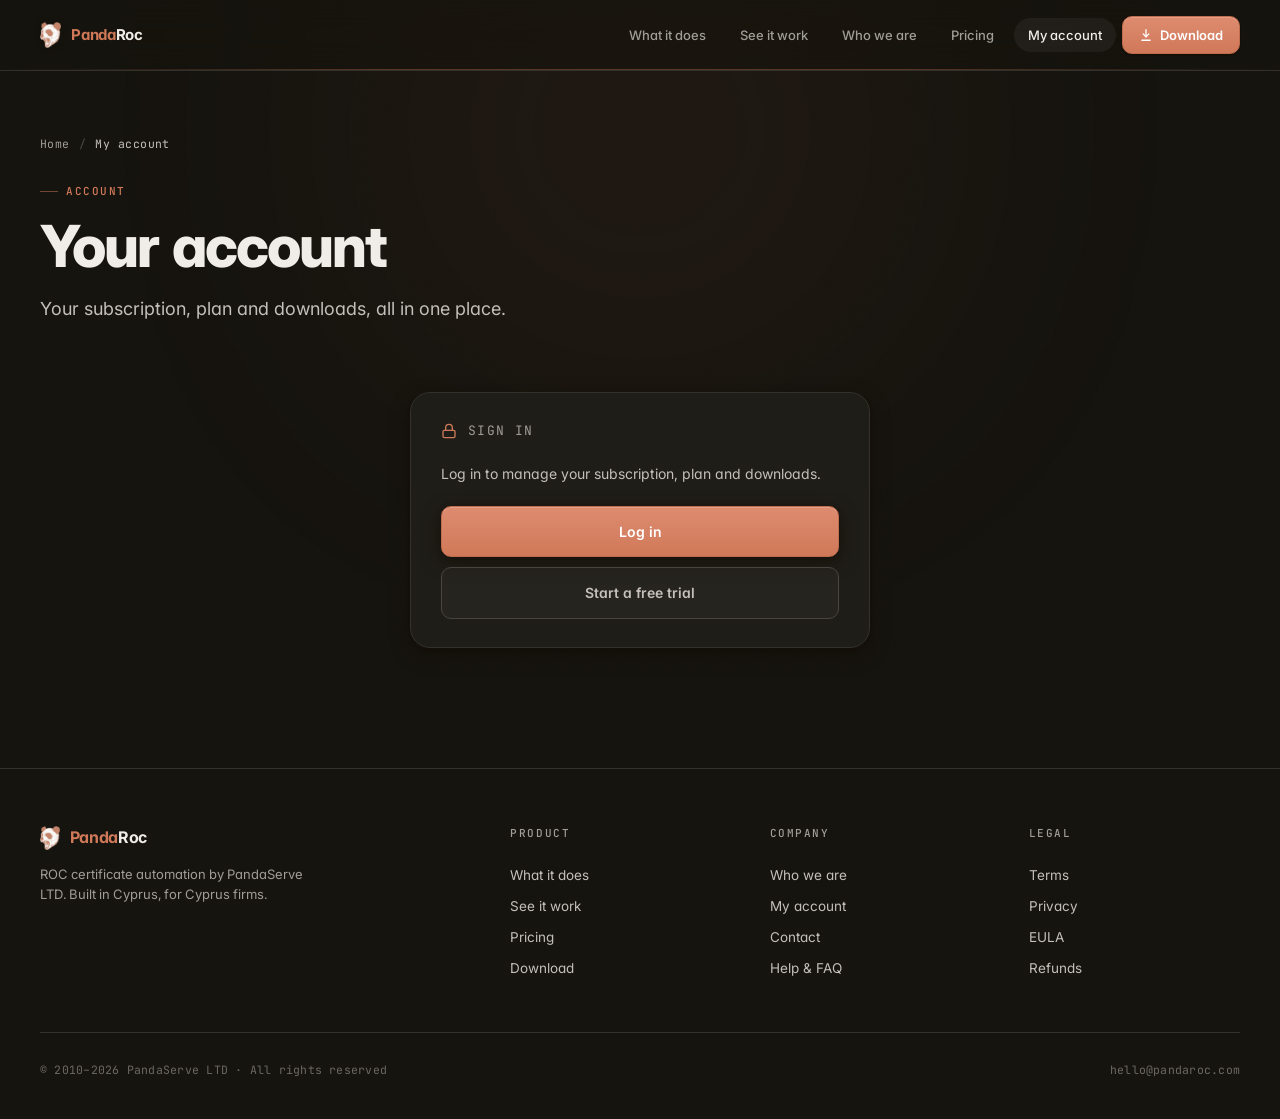
<file: account.html>
<!DOCTYPE html>
<html lang="en" data-theme="dark">
<head>
<meta charset="UTF-8" />
<meta name="viewport" content="width=device-width, initial-scale=1.0" />
<meta name="color-scheme" content="dark" />
<meta name="robots" content="noindex" />
<title>My account · PandaRoc</title>
<link rel="icon" href="assets/favicon.ico" type="image/x-icon" />
<script src="/assets/vendor/lucide.min.js" defer></script>
<script src="/js/actions.js" defer></script>
<link rel="preconnect" href="https://fonts.googleapis.com" />
<link rel="preconnect" href="https://fonts.gstatic.com" crossorigin />
<link href="https://fonts.googleapis.com/css2?family=Inter:wght@400;500;600;700;800&family=JetBrains+Mono:wght@400;500&display=swap" rel="stylesheet" />
<link rel="stylesheet" href="shared/tokens.css" />
<link rel="stylesheet" href="pages.css" />
<style>
/* Account-specific: subscription badge states + small states */
.badge-live.trial { color:var(--tc11); background:color-mix(in oklch, var(--accent) 13%, transparent); border-color:color-mix(in oklch, var(--accent) 30%, transparent); }
.badge-live.trial .dot { background:var(--accent); box-shadow:0 0 7px var(--accent); }
.badge-live.pastdue { color:var(--amber9); background:color-mix(in oklch, var(--amber9) 13%, transparent); border-color:color-mix(in oklch, var(--amber9) 30%, transparent); }
.badge-live.pastdue .dot { background:var(--amber9); box-shadow:0 0 7px var(--amber9); }
.badge-live.expired { color:#ef6a5e; background:rgba(239,106,94,0.12); border-color:rgba(239,106,94,0.30); }
.badge-live.expired .dot { background:#ef6a5e; box-shadow:0 0 7px #ef6a5e; }
.badge-live.none { color:var(--muted); background:rgba(255,255,255,0.05); border-color:var(--border-strong); }
.badge-live.none .dot { background:var(--muted); box-shadow:none; }
#loading, #error-state { text-align:center; color:var(--muted); font-size:14px; padding:64px 0; }
#login-prompt { max-width:460px; margin:8px auto 0; }
.btn.btn-disabled { opacity:0.55; pointer-events:none; }

/* Plan picker: mirrors the homepage pricing, opens straight into checkout */
.plan-overlay { position:fixed; inset:0; z-index:80; display:flex; align-items:center; justify-content:center; padding:22px; background:rgba(8,6,5,0.6); backdrop-filter:blur(8px); -webkit-backdrop-filter:blur(8px); }
.plan-modal { position:relative; width:100%; max-width:480px; max-height:90vh; overflow:auto; }
.plan-close { position:absolute; top:14px; right:14px; display:grid; place-items:center; width:32px; height:32px; background:transparent; border:0; border-radius:9px; color:var(--muted); cursor:pointer; transition:color .15s, background .15s; }
.plan-close:hover { color:var(--text); background:rgba(255,255,255,0.06); }
.plan-close svg { width:16px; height:16px; }
.plan-sub { font-size:13.5px; color:var(--text-2); line-height:1.6; margin:8px 0 0; }
.plan-rows { display:flex; flex-direction:column; gap:10px; margin:20px 0 0; }
.plan-row { display:flex; align-items:center; gap:12px; width:100%; text-align:left; padding:13px 16px; background:rgba(255,255,255,0.03); border:1px solid var(--border-strong); border-radius:var(--r-md); color:var(--text); cursor:pointer; font:inherit; transition:border-color .15s, background .15s; }
.plan-row:hover { border-color:color-mix(in oklch, var(--accent) 55%, var(--border-strong)); background:color-mix(in oklch, var(--accent) 7%, transparent); }
.plan-row .pn { font-weight:600; white-space:nowrap; }
.plan-row .pn em { font-style:normal; font-size:9.5px; font-weight:700; text-transform:uppercase; letter-spacing:0.08em; color:var(--accent); margin-left:8px; }
.plan-row .pq { color:var(--muted); font-size:12.5px; flex:1; }
.plan-row .pp { font-weight:700; font-size:15px; }
.plan-row .pp small { color:var(--muted); font-weight:400; font-size:11px; }
.plan-extra { display:flex; align-items:center; flex-wrap:wrap; gap:10px; border-top:1px solid var(--border); margin-top:18px; padding-top:16px; font-size:13px; color:var(--muted); }
.plan-extra input { width:58px; padding:8px 6px; border-radius:var(--r-md); border:1px solid var(--border-strong); background:rgba(255,255,255,0.03); color:var(--text); font:inherit; font-family:'JetBrains Mono',monospace; text-align:center; }
.plan-trial-note { font-size:11.5px; color:var(--muted); line-height:1.55; }
</style>
</head>
<body>
<div class="grain-body" aria-hidden="true"></div>
<div class="grain-coarse" aria-hidden="true"></div>
<div class="scroll-progress" id="scrollProgress" aria-hidden="true"></div>

<!-- NAV -->
<nav class="nav">
  <a href="index.html" class="nav-brand"><img src="assets/logo.png" alt="" /><span><span class="accent">Panda</span>Roc</span></a>
  <button class="nav-toggle" data-nav-toggle aria-label="Menu">
    <svg viewBox="0 0 24 24" fill="none" stroke="currentColor" stroke-width="2" stroke-linecap="round"><line x1="3" y1="6" x2="21" y2="6"/><line x1="3" y1="12" x2="21" y2="12"/><line x1="3" y1="18" x2="21" y2="18"/></svg>
  </button>
  <div class="nav-links">
    <a href="index.html#features" class="nav-link">What it does</a>
    <a href="index.html#video" class="nav-link">See it work</a>
    <a href="index.html#who" class="nav-link">Who we are</a>
    <a href="index.html#pricing" class="nav-link">Pricing</a>
    <a href="account.html" class="nav-link" style="color:var(--text);background:rgba(255,255,255,0.05);">My account</a>
    <a href="index.html#download" class="nav-cta">
      <svg viewBox="0 0 24 24" fill="none" stroke="currentColor" stroke-width="2.2" stroke-linecap="round" stroke-linejoin="round"><path d="M12 3v12"/><path d="m7 10 5 5 5-5"/><path d="M5 21h14"/></svg>
      Download
    </a>
  </div>
</nav>

<!-- HERO -->
<header class="page-hero">
  <div class="page-glow" aria-hidden="true"></div>
  <div class="wrap">
    <div class="crumbs" style="display:flex;align-items:center;justify-content:space-between;">
      <span style="display:inline-flex;align-items:center;gap:9px;"><a href="index.html">Home</a><span class="sep">/</span><span class="here">My account</span></span>
      <a href="index.html" class="acct-signout" id="signOutBtn" data-action="logout" data-prevent style="display:none;"><svg viewBox="0 0 24 24" fill="none" stroke="currentColor" stroke-width="2" stroke-linecap="round" stroke-linejoin="round"><path d="M9 21H5a2 2 0 0 1-2-2V5a2 2 0 0 1 2-2h4"/><path d="m16 17 5-5-5-5"/><path d="M21 12H9"/></svg>Sign out</a>
    </div>
    <div>
      <div class="eyebrow">Account</div>
      <h1 id="acctHeading">Your account</h1>
      <p class="lead" id="acctLead">Your subscription, plan and downloads, all in one place.</p>
    </div>
  </div>
</header>

<!-- BODY -->
<section class="page-section last">
  <div class="wrap">

    <div id="loading">Loading your account&hellip;</div>

    <div id="error-state" style="display:none;">We could not reach the server. Please refresh and try again.</div>

    <!-- Logged out -->
    <div id="login-prompt" style="display:none;">
      <div class="card-pr">
        <div class="card-head"><div class="ct"><i data-lucide="lock"></i>Sign in</div></div>
        <p style="font-size:14px;color:var(--text-2);line-height:1.6;margin-bottom:20px;">Log in to manage your subscription, plan and downloads.</p>
        <div class="btns-stack" style="margin-top:0;">
          <a href="login.html" class="btn btn-primary">Log in</a>
          <a href="register.html" class="btn btn-ghost">Start a free trial</a>
        </div>
      </div>
    </div>

    <!-- Logged in -->
    <div id="account-content" style="display:none;">

      <!-- Email verification banner (shown until the user confirms their address) -->
      <div class="card-pr" id="verifyBanner" style="display:none;margin-bottom:22px;border-color:color-mix(in oklch, var(--amber9) 30%, var(--border));background:color-mix(in oklch, var(--amber9) 6%, transparent);">
        <div style="display:flex;gap:14px;align-items:flex-start;">
          <div style="color:var(--amber9);flex-shrink:0;display:flex;"><i data-lucide="mail"></i></div>
          <div style="flex:1;min-width:0;">
            <div style="font-weight:600;color:var(--text);margin-bottom:5px;">Confirm your email address</div>
            <p id="verifyCopy" style="font-size:13.5px;color:var(--text-2);line-height:1.6;margin:0 0 14px;">We sent a link to <b id="verifyEmail"></b>. Confirm within 24 hours to keep everything unlocked.</p>
            <button class="btn btn-ghost" id="resendVerifyBtn" data-action="resendVerification" style="border-color:color-mix(in oklch, var(--amber9) 32%, transparent);"><i data-lucide="send"></i>Resend verification email</button>
          </div>
        </div>
      </div>

      <div class="acct-grid">

        <!-- LEFT column -->
        <div style="display:flex;flex-direction:column;gap:22px;">

          <!-- Subscription -->
          <div class="card-pr feature reveal">
            <div class="card-head">
              <div class="ct"><i data-lucide="sparkles"></i>Subscription</div>
              <span class="badge-live none" id="subBadge"><span class="dot"></span>None</span>
            </div>
            <div class="plan-row">
              <div>
                <div class="plan-name" id="planName">No active plan</div>
                <div class="plan-price" id="planMeta"></div>
              </div>
              <button class="btn btn-primary js-portal" id="managePlanBtn" data-action="openManageModal" style="display:none;"><svg viewBox="0 0 24 24" fill="none" stroke="currentColor" stroke-width="2.2" stroke-linecap="round" stroke-linejoin="round"><path d="m5 12 5 5L20 7"/></svg>Manage plan</button>
              <button class="btn btn-primary" id="subscribeBtn" data-action="openPlanModal" style="display:none;">Choose a plan</button>
            </div>
            <div class="kv" id="trialKvRow" style="display:none;"><span class="k" id="trialK">Trial ends</span><span class="v" id="trialV"></span></div>
            <div class="kv" id="nameCheckKv" style="display:none;"><span class="k">Name checks</span><span class="v accent">Unlimited, free</span></div>
          </div>

          <!-- App sign-in -->
          <div class="card-pr reveal">
            <div class="card-head">
              <div class="ct"><i data-lucide="monitor"></i>Use the app</div>
              <span class="plan-price" style="font-size:11px;">Windows &amp; macOS</span>
            </div>
            <p style="font-size:13px;color:var(--muted);line-height:1.55;">Log in to the PandaRoc app with this same email and password. It works on every machine in your plan, with no license keys or separate seats to manage.</p>
          </div>

          <!-- Billing -->
          <div class="card-pr reveal" id="billingCard" style="display:none;">
            <div class="card-head"><div class="ct"><i data-lucide="receipt"></i>Billing</div></div>
            <p style="font-size:13.5px;color:var(--text-2);line-height:1.6;margin-bottom:18px;">View your invoices, update your payment method or change plan in the secure billing portal.</p>
            <button class="btn btn-ghost js-portal" data-action="openManageModal" style="width:100%;justify-content:center;"><i data-lucide="credit-card"></i>Manage billing &amp; invoices</button>
          </div>
        </div>

        <!-- RIGHT column -->
        <div style="display:flex;flex-direction:column;gap:22px;">

          <!-- Account details -->
          <div class="card-pr reveal">
            <div class="card-head"><div class="ct"><i data-lucide="user-round"></i>Account details</div></div>
            <div class="kv" id="holderRow"><span class="k">Account holder</span><span class="v" id="accHolder"></span></div>
            <div class="kv"><span class="k">Email</span><span class="v" id="accEmail"></span></div>
          </div>

          <!-- Downloads -->
          <div class="card-pr reveal">
            <div class="card-head"><div class="ct"><i data-lucide="download"></i>Downloads</div></div>
            <div class="btns-stack" style="margin-top:0;">
              <a href="index.html#download" class="btn btn-primary"><svg viewBox="0 0 24 24" fill="currentColor"><path d="M3 5.5 10 4.5v7H3zM11 4.3 21 3v8.5H11zM3 12.5h7v7l-7-1zM11 12.5h10V21l-10-1.3z"/></svg>Windows</a>
              <a href="index.html#download" class="btn btn-ghost"><svg viewBox="0 0 24 24" fill="currentColor"><path d="M16.4 12.9c0-2.3 1.9-3.4 2-3.5-1.1-1.6-2.8-1.8-3.4-1.8-1.5-.1-2.8.8-3.5.8s-1.9-.8-3.1-.8c-1.6 0-3.1.9-3.9 2.4-1.7 2.9-.4 7.2 1.2 9.5.8 1.1 1.7 2.4 3 2.3 1.2-.05 1.6-.8 3.1-.8s1.8.8 3.1.75c1.3-.02 2.1-1.1 2.9-2.3.9-1.3 1.3-2.6 1.3-2.7-.03-.01-2.5-.96-2.5-3.8zM14.2 5.9c.65-.8 1.1-1.9 1-3-.95.04-2.1.63-2.8 1.4-.6.7-1.1 1.8-1 2.9 1.05.08 2.1-.53 2.8-1.3z"/></svg>macOS</a>
            </div>
          </div>

          <!-- Support -->
          <div class="card-pr reveal">
            <div class="card-head"><div class="ct"><i data-lucide="life-buoy"></i>Need a hand?</div></div>
            <p style="font-size:13.5px;color:var(--text-2);line-height:1.6;margin-bottom:18px;">Questions about billing, accounts or the app? We answer fast.</p>
            <div class="btns-stack" style="margin-top:0;">
              <a href="faq.html" class="btn btn-ghost"><i data-lucide="help-circle"></i>Help &amp; FAQ</a>
              <a href="mailto:support@pandaroc.com" class="btn btn-ghost"><i data-lucide="mail"></i>support@pandaroc.com</a>
            </div>
          </div>

          <!-- Danger zone -->
          <div class="card-pr reveal" id="dangerCard" style="display:none;border-color:color-mix(in oklch, var(--amber9) 22%, var(--border));">
            <div class="card-head"><div class="ct" style="color:var(--amber9);"><i data-lucide="alert-triangle"></i>Danger zone</div></div>
            <div id="cancelBlock" style="display:none;">
              <p style="font-size:13px;color:var(--muted);line-height:1.6;margin-bottom:16px;">Cancelling stops billing at the end of the current period. Your installs keep working until then.</p>
              <button class="btn btn-ghost js-portal" data-action="openBillingPortal" data-args="cancel" style="color:var(--tc11);border-color:color-mix(in oklch,var(--accent) 30%,transparent);">Cancel subscription</button>
              <div style="height:1px;background:var(--border);margin:22px 0;"></div>
            </div>
            <p style="font-size:13px;color:var(--muted);line-height:1.6;margin-bottom:16px;">Deleting your account is permanent: it cancels your subscription and removes your devices and saved settings. We'll email you a link to confirm. Nothing is deleted until you approve it from your inbox.</p>
            <button class="btn btn-ghost" id="deleteAccountBtn" data-action="deleteAccount" style="color:#ef6a5e;border-color:color-mix(in oklch, #ef6a5e 34%, transparent);"><i data-lucide="trash-2"></i>Delete account</button>
            <p id="deleteRequested" style="display:none;font-size:13px;color:var(--tc11);line-height:1.6;margin-top:14px;"><b>Check your inbox.</b> We've sent a confirmation link. The deletion only happens once you press Delete on the page it opens. The link expires in 1 hour.</p>
          </div>
        </div>
      </div>
    </div>
  </div>
</section>

<!-- Plan picker (no active plan: choose tier or quantity, straight to checkout) -->
<div class="plan-overlay" id="planOverlay" style="display:none;" role="dialog" aria-modal="true" aria-labelledby="planTitle">
  <div class="plan-modal card-pr">
    <button class="plan-close" data-action="closePlanModal" aria-label="Close"><svg viewBox="0 0 24 24" fill="none" stroke="currentColor" stroke-width="2.2" stroke-linecap="round"><path d="M18 6 6 18M6 6l12 12"/></svg></button>
    <div class="card-head" style="margin-bottom:0;"><div class="ct"><i data-lucide="sparkles"></i>Choose your plan</div></div>
    <p class="plan-sub" id="planTitle">Pay for the ROC account slots you use. Every plan includes both agents, free name checks and auto-updates. Cancel anytime.</p>
    <div class="plan-rows">
      <button class="plan-row" data-action="choosePlan" data-args="1,false"><span class="pn">Starter</span><span class="pq">1 ROC account</span><span class="pp">&euro;29<small>/mo</small></span></button>
      <button class="plan-row" data-action="choosePlan" data-args="5,false"><span class="pn">Small Firm<em>Popular</em></span><span class="pq">5 ROC accounts</span><span class="pp">&euro;99<small>/mo</small></span></button>
      <button class="plan-row" data-action="choosePlan" data-args="10,false"><span class="pn">Professional</span><span class="pq">10 ROC accounts</span><span class="pp">&euro;179<small>/mo</small></span></button>
      <button class="plan-row" data-action="choosePlan" data-args="20,false"><span class="pn">Firm</span><span class="pq">20 ROC accounts</span><span class="pp">&euro;299<small>/mo</small></span></button>
    </div>
    <div class="plan-extra">
      <label for="planQty">Different number?</label>
      <input id="planQty" type="number" min="1" max="20" value="3" />
      <span>accounts</span>
      <button class="btn btn-ghost" style="margin-left:auto;" data-action="choosePlan" data-arg-from="#planQty" data-args="false">Buy now</button>
    </div>
    <div class="plan-extra">
      <div style="flex:1;min-width:200px;">
        <div style="color:var(--text);font-weight:600;font-size:13.5px;margin-bottom:3px;">Not sure yet?</div>
        <div class="plan-trial-note">7 days of full access with 3 ROC accounts. Card required, no charge until the trial ends.</div>
      </div>
      <button class="btn btn-primary" data-action="choosePlan" data-args="3,true">Start free trial</button>
    </div>
  </div>
</div>

<!-- Manage account (each row opens the matching screen of the Stripe billing portal) -->
<div class="plan-overlay" id="manageOverlay" style="display:none;" role="dialog" aria-modal="true" aria-labelledby="manageTitle">
  <div class="plan-modal card-pr">
    <button class="plan-close" data-action="closeManageModal" aria-label="Close"><svg viewBox="0 0 24 24" fill="none" stroke="currentColor" stroke-width="2.2" stroke-linecap="round"><path d="M18 6 6 18M6 6l12 12"/></svg></button>
    <div class="card-head" style="margin-bottom:0;"><div class="ct"><i data-lucide="settings-2"></i>Manage plan &amp; billing</div></div>
    <p class="plan-sub" id="manageTitle">Pick what you want to do. Each option opens the secure billing portal.</p>
    <div class="plan-rows">
      <button class="plan-row js-portal" data-action="openBillingPortal" data-args="update"><span class="pn">Change plan or accounts</span><span class="pq">Switch tier or adjust your ROC account count</span></button>
      <button class="plan-row js-portal" data-action="openBillingPortal" data-args="payment_method_update"><span class="pn">Update payment method</span><span class="pq">Change the card on file</span></button>
      <button class="plan-row js-portal" data-action="openBillingPortal"><span class="pn">Invoices and billing history</span><span class="pq">View and download past invoices</span></button>
      <button class="plan-row js-portal" data-action="openBillingPortal" data-args="cancel"><span class="pn">Cancel subscription</span><span class="pq">Billing stops at the end of the current period</span></button>
    </div>
  </div>
</div>

<!-- FOOTER -->
<footer>
  <div class="wrap">
    <div class="foot-grid">
      <div>
        <div class="foot-brand"><img src="assets/logo.png" alt="" /><span><span class="accent">Panda</span>Roc</span></div>
        <p class="foot-tag">ROC certificate automation by PandaServe LTD. Built in Cyprus, for Cyprus firms.</p>
      </div>
      <div class="foot-col"><h5>Product</h5><a href="index.html#features">What it does</a><a href="index.html#video">See it work</a><a href="index.html#pricing">Pricing</a><a href="index.html#download">Download</a></div>
      <div class="foot-col"><h5>Company</h5><a href="index.html#who">Who we are</a><a href="account.html">My account</a><a href="mailto:hello@pandaroc.com">Contact</a><a href="faq.html">Help &amp; FAQ</a></div>
      <div class="foot-col"><h5>Legal</h5><a href="terms.html">Terms</a><a href="privacy.html">Privacy</a><a href="eula.html">EULA</a><a href="refund.html">Refunds</a></div>
    </div>
    <div class="foot-bottom"><span>&copy; 2010&ndash;2026 PandaServe LTD &middot; All rights reserved</span><span>hello@pandaroc.com</span></div>
  </div>
</footer>

<script src="auth.js"></script>
<script src="/js/account.js" defer></script>
</body>
</html>
</file>
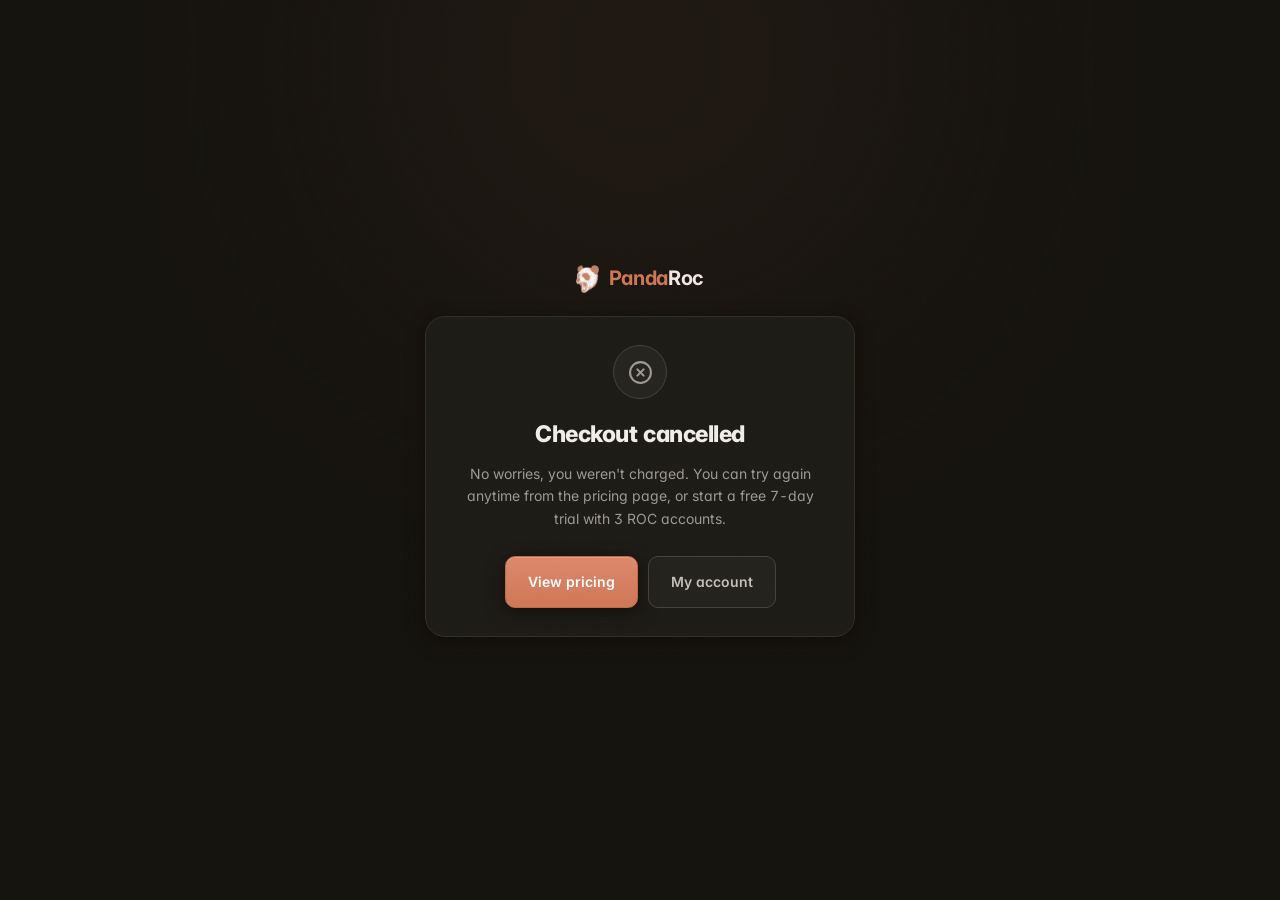
<file: cancel.html>
<!DOCTYPE html>
<html lang="en" data-theme="dark">
<head>
<meta charset="UTF-8" />
<meta name="viewport" content="width=device-width, initial-scale=1.0" />
<meta name="color-scheme" content="dark" />
<meta name="robots" content="noindex" />
<title>Checkout cancelled · PandaRoc</title>
<link rel="icon" href="assets/favicon.ico" type="image/x-icon" />
<link rel="preconnect" href="https://fonts.googleapis.com" />
<link rel="preconnect" href="https://fonts.gstatic.com" crossorigin />
<link href="https://fonts.googleapis.com/css2?family=Inter:wght@400;500;600;700;800&family=JetBrains+Mono:wght@400;500&display=swap" rel="stylesheet" />
<link rel="stylesheet" href="shared/tokens.css" />
<link rel="stylesheet" href="pages.css" />
<style>
body { display:flex; align-items:center; justify-content:center; min-height:100vh; padding:28px; position:relative; }
.result { width:100%; max-width:430px; text-align:center; }
.result-brand { display:flex; align-items:center; justify-content:center; gap:10px; margin-bottom:22px; font-weight:700; font-size:20px; letter-spacing:-0.3px; }
.result-brand img { height:28px; }
.result-brand .accent { color:var(--accent); }
.cancel-icon { width:54px; height:54px; border-radius:50%; display:grid; place-items:center; margin:0 auto 18px; background:rgba(255,255,255,0.04); border:1px solid var(--border-strong); color:var(--muted); }
.cancel-icon svg { width:25px; height:25px; }
.result h1 { font-size:23px; font-weight:800; letter-spacing:-0.02em; margin-bottom:10px; }
.result .sub { color:var(--muted); font-size:14px; line-height:1.6; margin-bottom:26px; }
.result-actions { display:flex; gap:10px; justify-content:center; flex-wrap:wrap; }
</style>
<script src="/js/actions.js" defer></script>
</head>
<body>
<div class="grain-body" aria-hidden="true"></div>
<div class="grain-coarse" aria-hidden="true"></div>
<div class="page-glow" aria-hidden="true"></div>

<div class="result">
  <div class="result-brand"><img src="assets/logo.png" alt="" /><span><span class="accent">Panda</span>Roc</span></div>

  <div class="card-pr">
    <div class="cancel-icon">
      <svg viewBox="0 0 24 24" fill="none" stroke="currentColor" stroke-width="2" stroke-linecap="round" stroke-linejoin="round"><circle cx="12" cy="12" r="10"/><path d="m15 9-6 6"/><path d="m9 9 6 6"/></svg>
    </div>
    <h1>Checkout cancelled</h1>
    <p class="sub">No worries, you weren't charged. You can try again anytime from the pricing page, or start a free 7-day trial with 3 ROC accounts.</p>
    <div class="result-actions">
      <a href="index.html#pricing" class="btn btn-primary">View pricing</a>
      <a href="account.html" class="btn btn-ghost">My account</a>
    </div>
  </div>
</div>
</body>
</html>
</file>
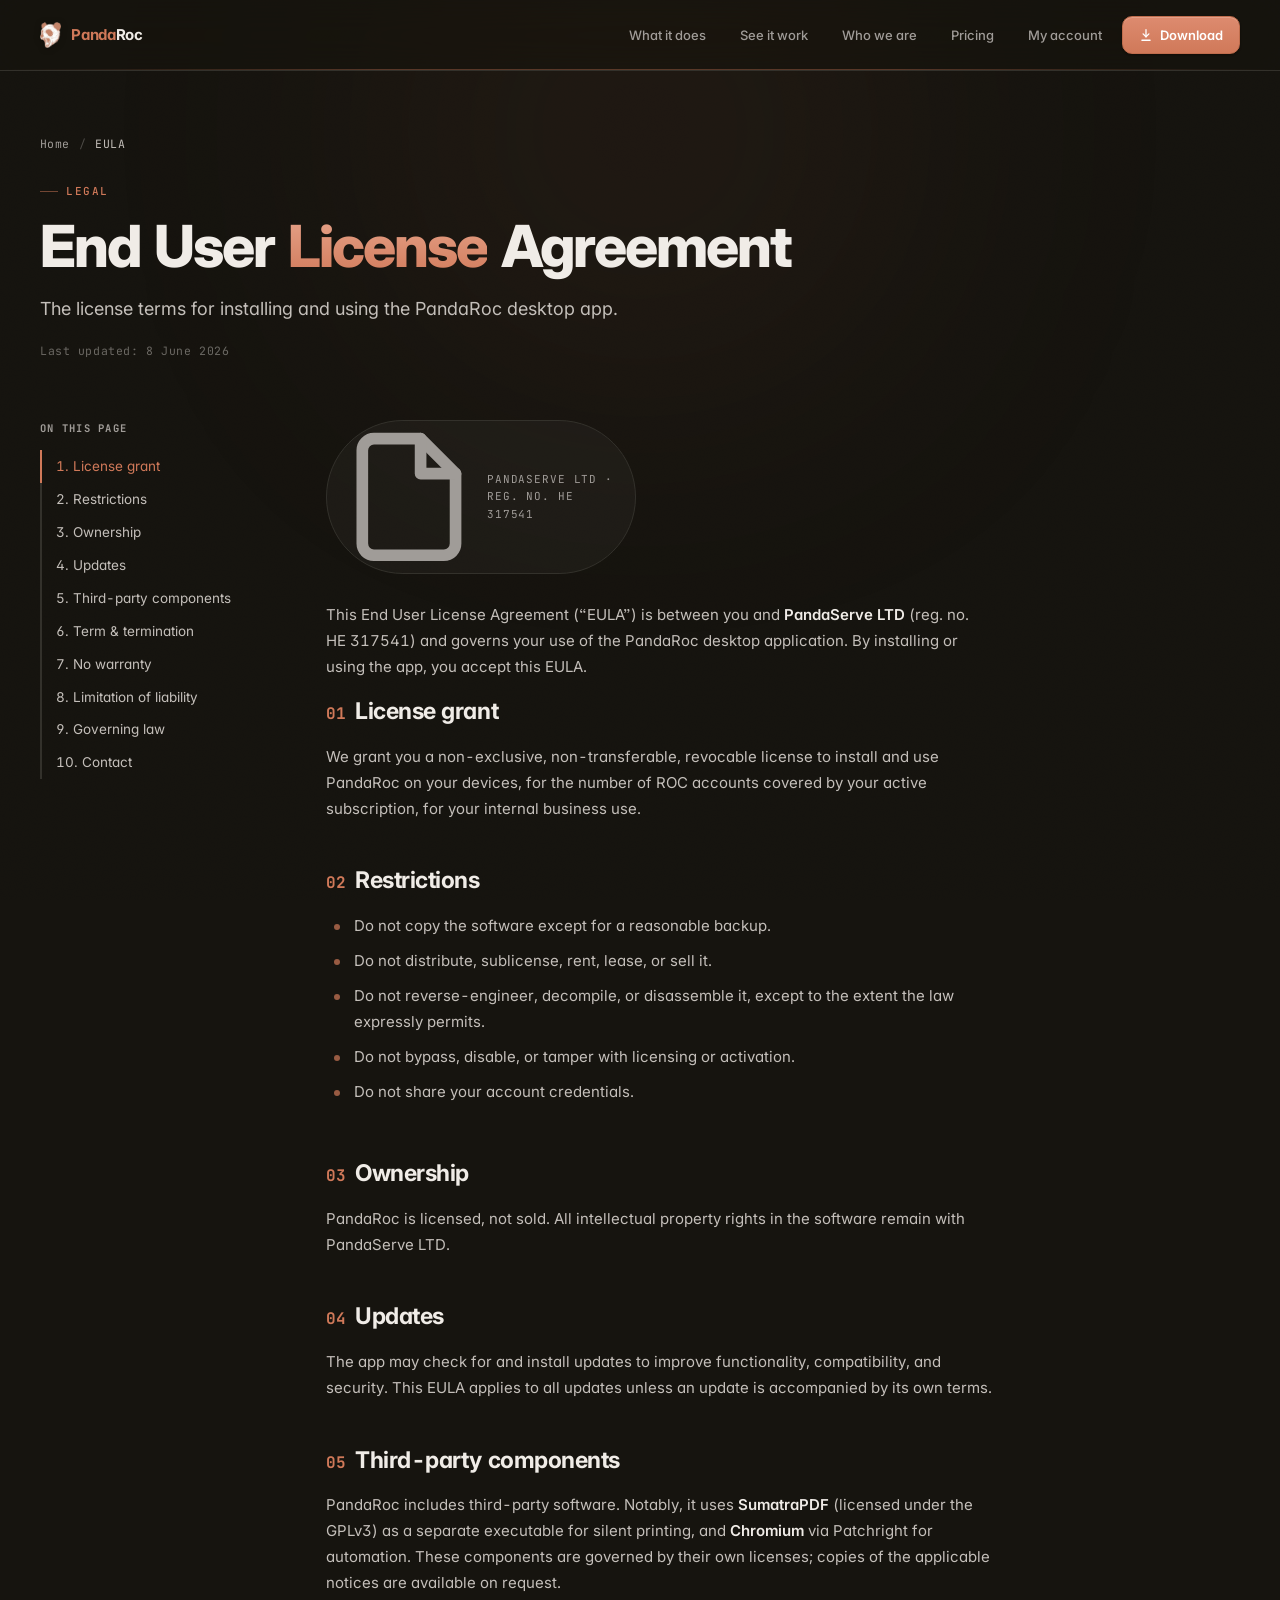
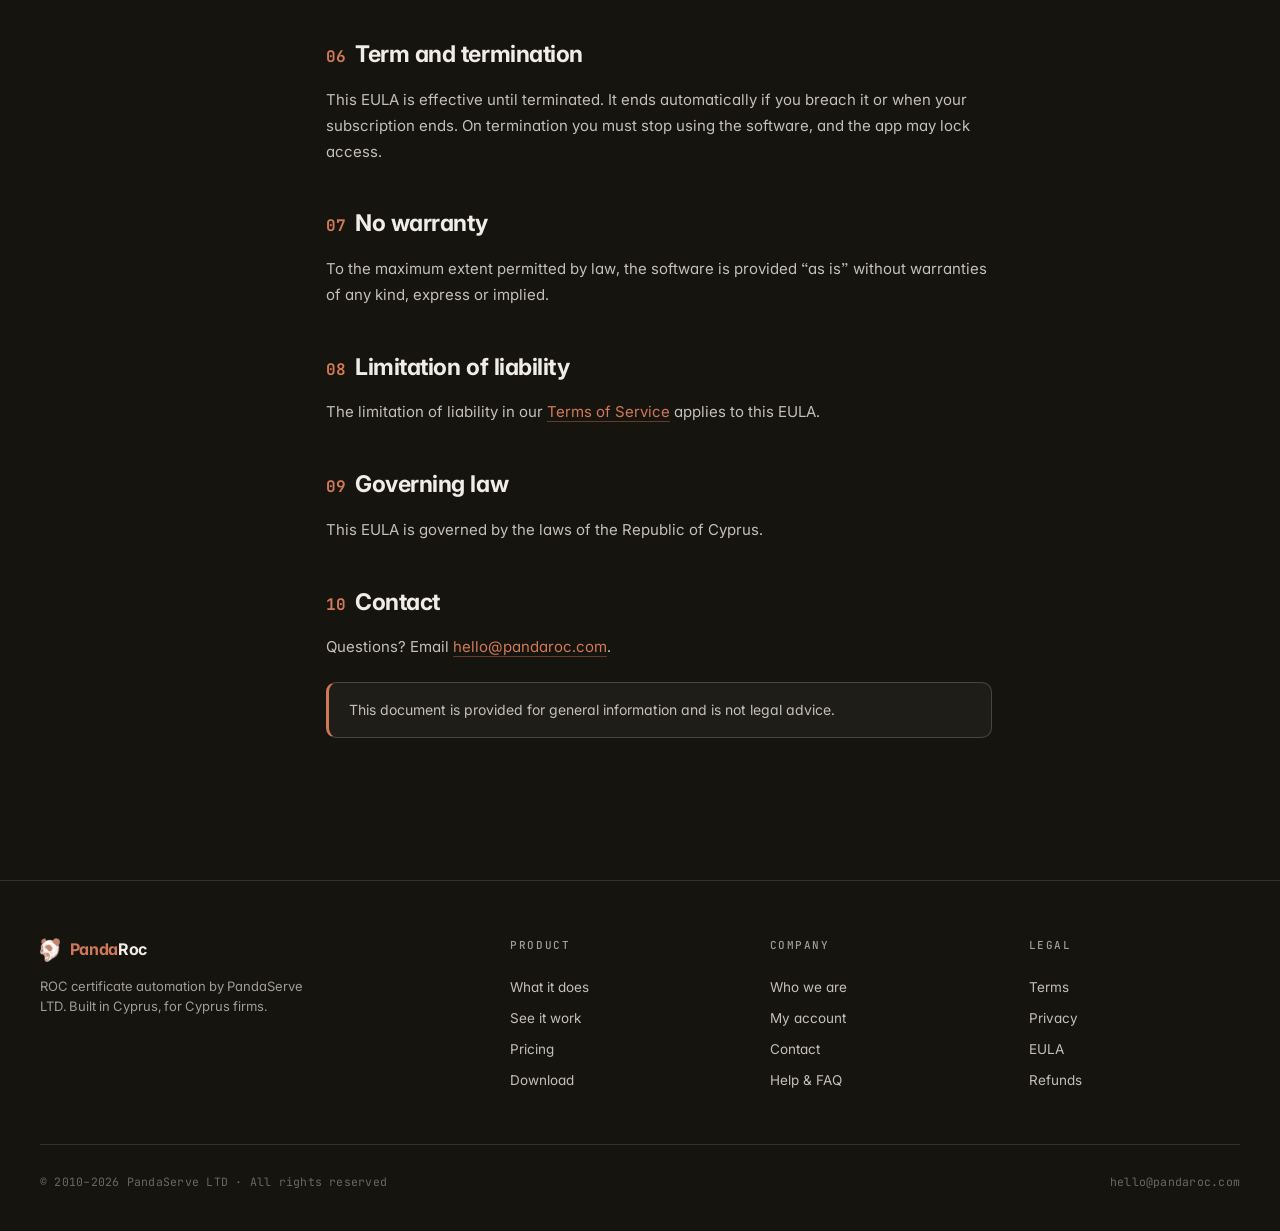
<file: eula.html>
<!DOCTYPE html>
<html lang="en" data-theme="dark">
<head>
<meta charset="UTF-8" />
<meta name="viewport" content="width=device-width, initial-scale=1.0" />
<meta name="color-scheme" content="dark" />
<title>End User License Agreement · PandaRoc</title>
<meta name="description" content="The license terms for installing and using the PandaRoc desktop application, from PandaServe LTD." />
<link rel="canonical" href="https://pandaroc.com/eula.html" />
<meta property="og:title" content="End User License Agreement · PandaRoc" />
<meta property="og:description" content="The license terms for installing and using the PandaRoc desktop application, from PandaServe LTD." />
<meta property="og:url" content="https://pandaroc.com/eula.html" />
<link rel="icon" href="assets/favicon.ico" type="image/x-icon" />
<script src="/assets/vendor/lucide.min.js" defer></script>
<script src="/js/actions.js" defer></script>
<link rel="preconnect" href="https://fonts.googleapis.com" />
<link rel="preconnect" href="https://fonts.gstatic.com" crossorigin />
<link href="https://fonts.googleapis.com/css2?family=Inter:wght@400;500;600;700;800&family=JetBrains+Mono:wght@400;500&display=swap" rel="stylesheet" />
<link rel="stylesheet" href="shared/tokens.css" />
<link rel="stylesheet" href="pages.css" />
</head>
<body>
<div class="grain-body" aria-hidden="true"></div>
<div class="grain-coarse" aria-hidden="true"></div>
<div class="scroll-progress" id="scrollProgress" aria-hidden="true"></div>

<nav class="nav">
  <a href="index.html#top" class="nav-brand"><img src="assets/logo.png" alt="" /><span><span class="accent">Panda</span>Roc</span></a>
  <button class="nav-toggle" data-nav-toggle aria-label="Menu">
    <svg viewBox="0 0 24 24" fill="none" stroke="currentColor" stroke-width="2" stroke-linecap="round"><line x1="3" y1="6" x2="21" y2="6"/><line x1="3" y1="12" x2="21" y2="12"/><line x1="3" y1="18" x2="21" y2="18"/></svg>
  </button>
  <div class="nav-links">
    <a href="index.html#features" class="nav-link">What it does</a>
    <a href="index.html#video" class="nav-link">See it work</a>
    <a href="index.html#who" class="nav-link">Who we are</a>
    <a href="index.html#pricing" class="nav-link">Pricing</a>
    <a href="account.html" class="nav-link">My account</a>
    <a href="index.html#download" class="nav-cta">
      <svg viewBox="0 0 24 24" fill="none" stroke="currentColor" stroke-width="2.2" stroke-linecap="round" stroke-linejoin="round"><path d="M12 3v12"/><path d="m7 10 5 5 5-5"/><path d="M5 21h14"/></svg>
      Download
    </a>
  </div>
</nav>

<header class="page-hero">
  <div class="page-glow" aria-hidden="true"></div>
  <div class="wrap">
    <div class="crumbs"><a href="index.html#top">Home</a><span class="sep">/</span><span class="here">EULA</span></div>
    <div class="eyebrow">Legal</div>
    <h1>End User <em>License</em> Agreement</h1>
    <p class="lead">The license terms for installing and using the PandaRoc desktop app.</p>
    <div class="page-updated">Last updated: 8 June 2026</div>
  </div>
</header>

<section class="page-section last">
  <div class="wrap">
    <div class="legal-layout">
      <aside class="toc">
        <h4>On this page</h4>
        <a href="#e1">1. License grant</a>
        <a href="#e2">2. Restrictions</a>
        <a href="#e3">3. Ownership</a>
        <a href="#e4">4. Updates</a>
        <a href="#e5">5. Third-party components</a>
        <a href="#e6">6. Term &amp; termination</a>
        <a href="#e7">7. No warranty</a>
        <a href="#e8">8. Limitation of liability</a>
        <a href="#e9">9. Governing law</a>
        <a href="#e10">10. Contact</a>
      </aside>
      <div class="prose reveal">
        <div class="legal-tag"><svg viewBox="0 0 24 24" fill="none" stroke="currentColor" stroke-width="2" stroke-linecap="round" stroke-linejoin="round"><path d="M14 2H6a2 2 0 0 0-2 2v16a2 2 0 0 0 2 2h12a2 2 0 0 0 2-2V8z"/><path d="M14 2v6h6"/></svg>PandaServe LTD · reg. no. HE 317541</div>
        <p>This End User License Agreement (&ldquo;EULA&rdquo;) is between you and <strong>PandaServe LTD</strong> (reg. no. HE 317541) and governs your use of the PandaRoc desktop application. By installing or using the app, you accept this EULA.</p>

        <h2 id="e1"><span class="num">01</span>License grant</h2>
        <p>We grant you a non-exclusive, non-transferable, revocable license to install and use PandaRoc on your devices, for the number of ROC accounts covered by your active subscription, for your internal business use.</p>

        <h2 id="e2"><span class="num">02</span>Restrictions</h2>
        <ul>
          <li>Do not copy the software except for a reasonable backup.</li>
          <li>Do not distribute, sublicense, rent, lease, or sell it.</li>
          <li>Do not reverse-engineer, decompile, or disassemble it, except to the extent the law expressly permits.</li>
          <li>Do not bypass, disable, or tamper with licensing or activation.</li>
          <li>Do not share your account credentials.</li>
        </ul>

        <h2 id="e3"><span class="num">03</span>Ownership</h2>
        <p>PandaRoc is licensed, not sold. All intellectual property rights in the software remain with PandaServe LTD.</p>

        <h2 id="e4"><span class="num">04</span>Updates</h2>
        <p>The app may check for and install updates to improve functionality, compatibility, and security. This EULA applies to all updates unless an update is accompanied by its own terms.</p>

        <h2 id="e5"><span class="num">05</span>Third-party components</h2>
        <p>PandaRoc includes third-party software. Notably, it uses <strong>SumatraPDF</strong> (licensed under the GPLv3) as a separate executable for silent printing, and <strong>Chromium</strong> via Patchright for automation. These components are governed by their own licenses; copies of the applicable notices are available on request.</p>

        <h2 id="e6"><span class="num">06</span>Term and termination</h2>
        <p>This EULA is effective until terminated. It ends automatically if you breach it or when your subscription ends. On termination you must stop using the software, and the app may lock access.</p>

        <h2 id="e7"><span class="num">07</span>No warranty</h2>
        <p>To the maximum extent permitted by law, the software is provided &ldquo;as is&rdquo; without warranties of any kind, express or implied.</p>

        <h2 id="e8"><span class="num">08</span>Limitation of liability</h2>
        <p>The limitation of liability in our <a href="terms.html">Terms of Service</a> applies to this EULA.</p>

        <h2 id="e9"><span class="num">09</span>Governing law</h2>
        <p>This EULA is governed by the laws of the Republic of Cyprus.</p>

        <h2 id="e10"><span class="num">10</span>Contact</h2>
        <p>Questions? Email <a href="mailto:hello@pandaroc.com">hello@pandaroc.com</a>.</p>

        <div class="note">This document is provided for general information and is not legal advice.</div>
      </div>
    </div>
  </div>
</section>

<footer>
  <div class="wrap">
    <div class="foot-grid">
      <div>
        <div class="foot-brand"><img src="assets/logo.png" alt="" /><span><span class="accent">Panda</span>Roc</span></div>
        <p class="foot-tag">ROC certificate automation by PandaServe LTD. Built in Cyprus, for Cyprus firms.</p>
      </div>
      <div class="foot-col"><h5>Product</h5><a href="index.html#features">What it does</a><a href="index.html#video">See it work</a><a href="index.html#pricing">Pricing</a><a href="index.html#download">Download</a></div>
      <div class="foot-col"><h5>Company</h5><a href="index.html#who">Who we are</a><a href="account.html">My account</a><a href="mailto:hello@pandaroc.com">Contact</a><a href="faq.html">Help &amp; FAQ</a></div>
      <div class="foot-col"><h5>Legal</h5><a href="terms.html">Terms</a><a href="privacy.html">Privacy</a><a href="eula.html">EULA</a><a href="refund.html">Refunds</a></div>
    </div>
    <div class="foot-bottom"><span>&copy; 2010&ndash;2026 PandaServe LTD &middot; All rights reserved</span><span>hello@pandaroc.com</span></div>
  </div>
</footer>

<script src="/js/eula.js" defer></script>
</body>
</html>
</file>
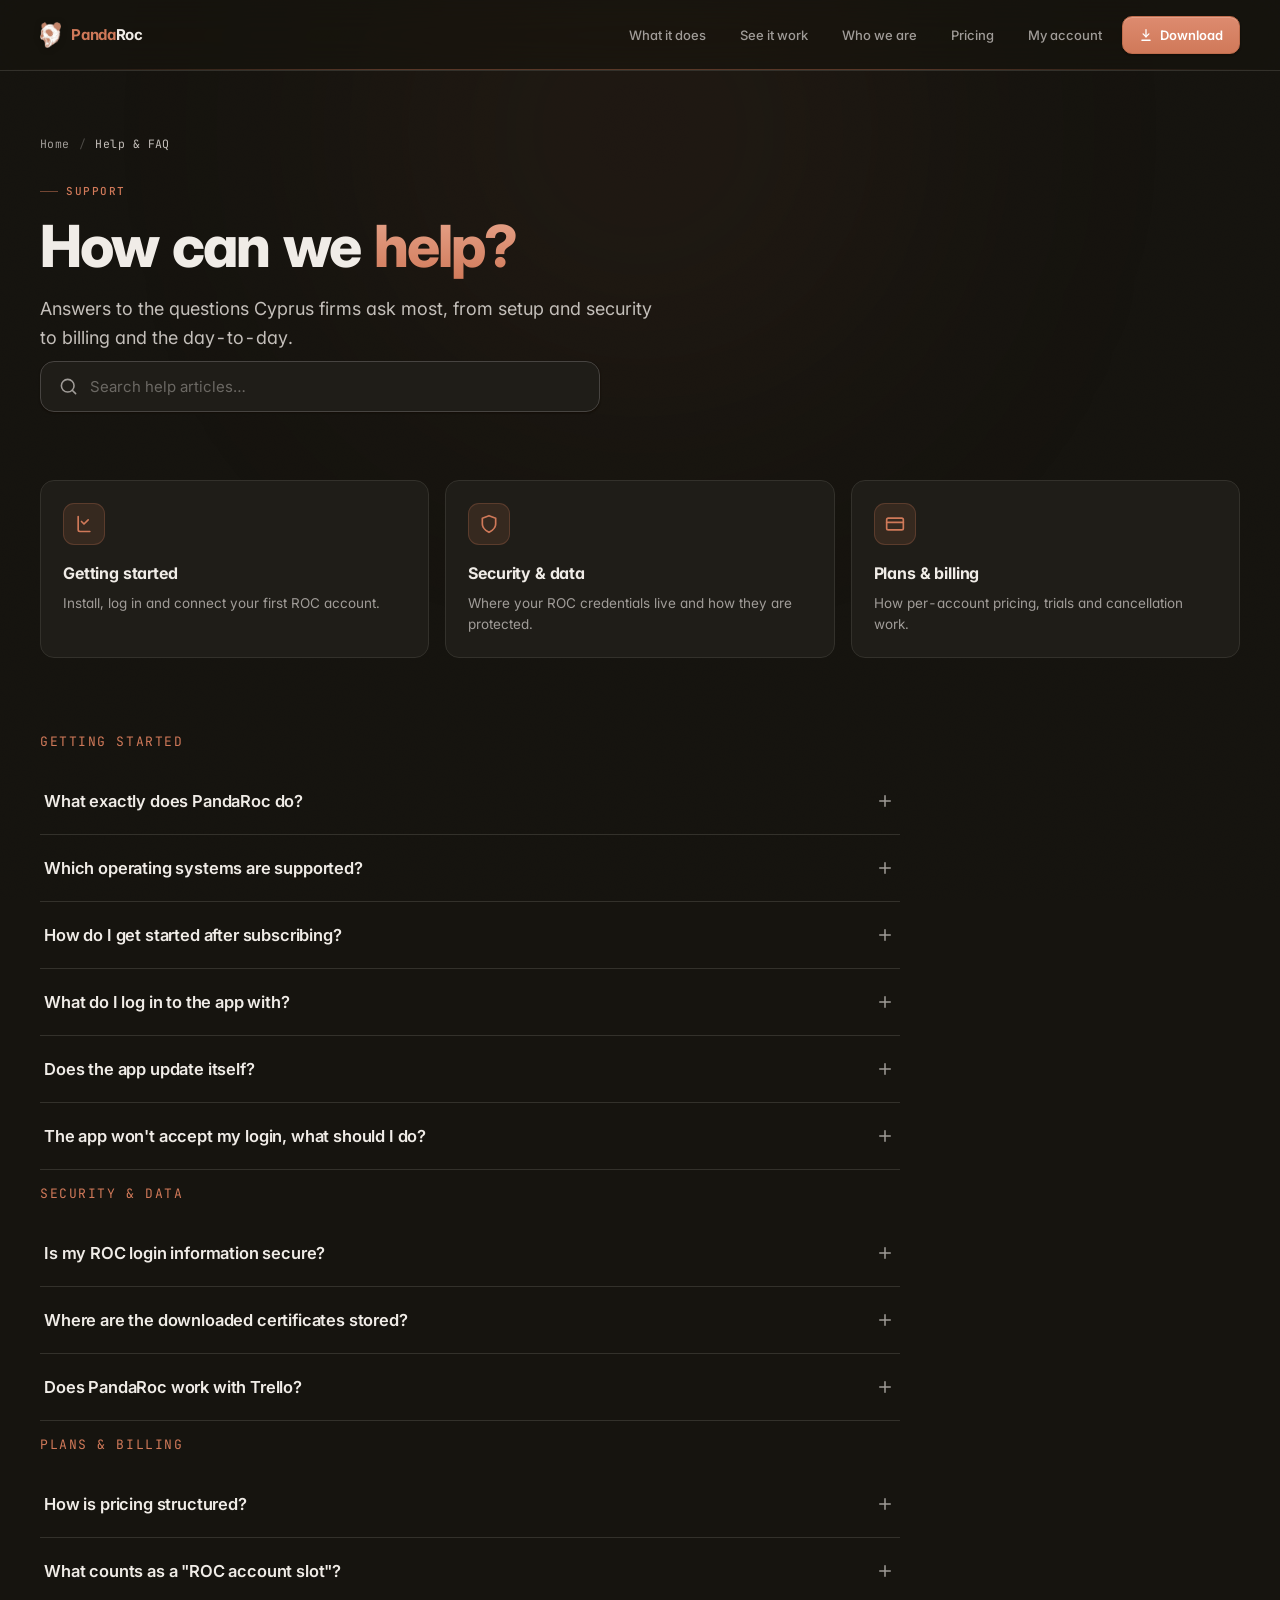
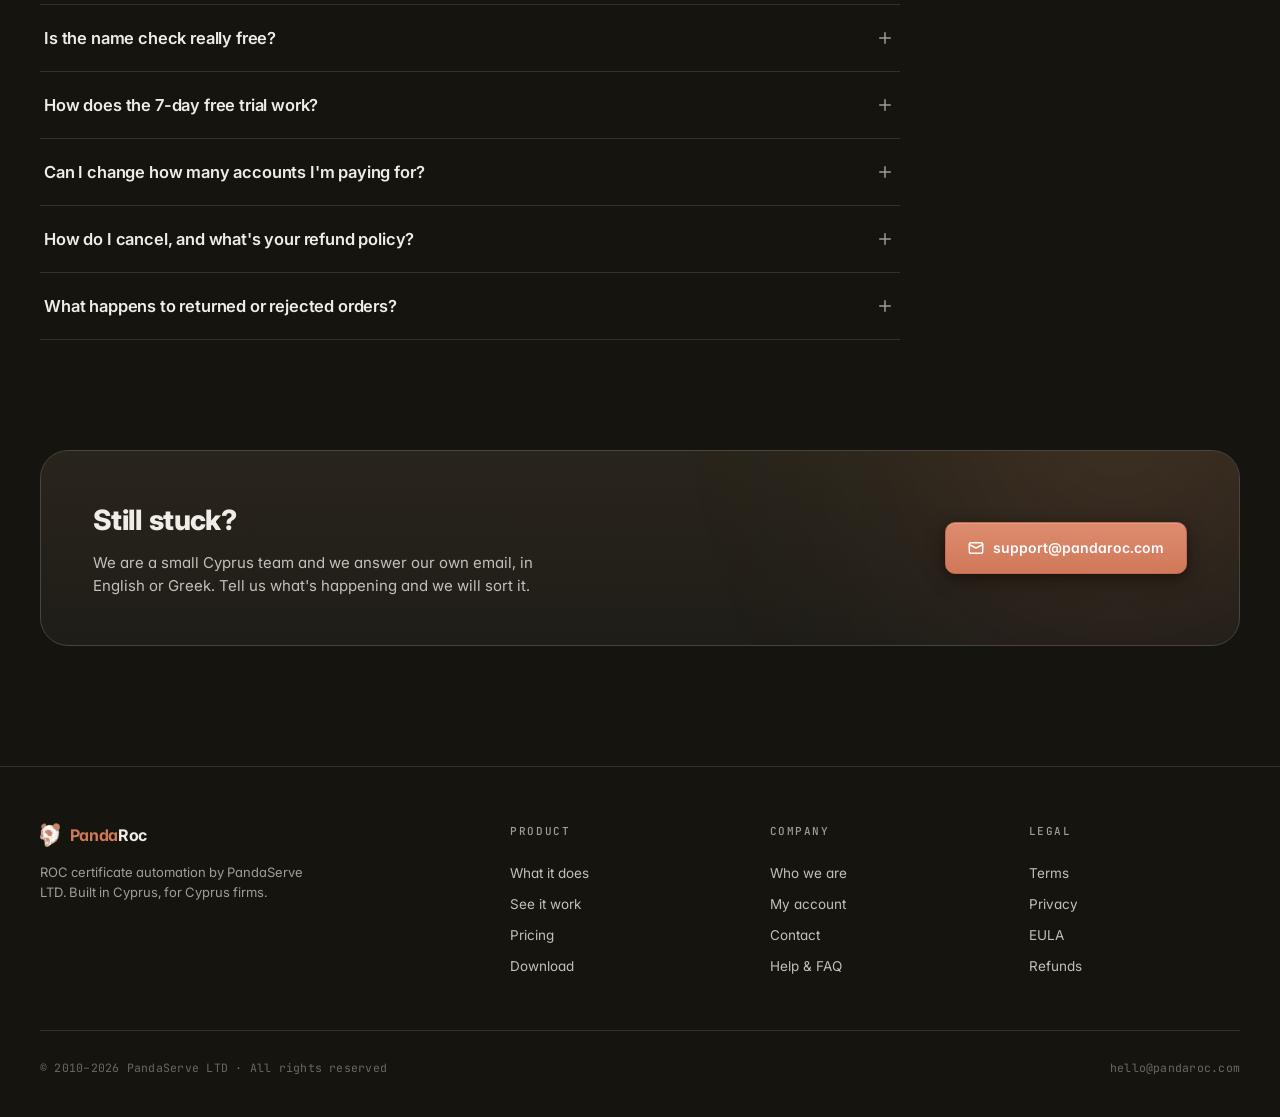
<file: faq.html>
<!DOCTYPE html>
<html lang="en" data-theme="dark">
<head>
<meta charset="UTF-8" />
<meta name="viewport" content="width=device-width, initial-scale=1.0" />
<meta name="color-scheme" content="dark" />
<title>Help &amp; FAQ · PandaRoc</title>
<meta name="description" content="Answers to common questions about PandaRoc: activation, pricing, billing, the free trial, security and support." />
<link rel="canonical" href="https://pandaroc.com/faq.html" />
<meta property="og:title" content="Help &amp; FAQ · PandaRoc" />
<meta property="og:description" content="Answers to common questions about PandaRoc: activation, pricing, billing, the free trial, security and support." />
<meta property="og:url" content="https://pandaroc.com/faq.html" />
<link rel="icon" href="assets/favicon.ico" type="image/x-icon" />
<script src="/assets/vendor/lucide.min.js" defer></script>
<script src="/js/actions.js" defer></script>
<link rel="preconnect" href="https://fonts.googleapis.com" />
<link rel="preconnect" href="https://fonts.gstatic.com" crossorigin />
<link href="https://fonts.googleapis.com/css2?family=Inter:wght@400;500;600;700;800&family=JetBrains+Mono:wght@400;500&display=swap" rel="stylesheet" />
<link rel="stylesheet" href="shared/tokens.css" />
<link rel="stylesheet" href="pages.css" />
</head>
<body>
<div class="grain-body" aria-hidden="true"></div>
<div class="grain-coarse" aria-hidden="true"></div>
<div class="scroll-progress" id="scrollProgress" aria-hidden="true"></div>

<nav class="nav">
  <a href="index.html#top" class="nav-brand"><img src="assets/logo.png" alt="" /><span><span class="accent">Panda</span>Roc</span></a>
  <button class="nav-toggle" data-nav-toggle aria-label="Menu">
    <svg viewBox="0 0 24 24" fill="none" stroke="currentColor" stroke-width="2" stroke-linecap="round"><line x1="3" y1="6" x2="21" y2="6"/><line x1="3" y1="12" x2="21" y2="12"/><line x1="3" y1="18" x2="21" y2="18"/></svg>
  </button>
  <div class="nav-links">
    <a href="index.html#features" class="nav-link">What it does</a>
    <a href="index.html#video" class="nav-link">See it work</a>
    <a href="index.html#who" class="nav-link">Who we are</a>
    <a href="index.html#pricing" class="nav-link">Pricing</a>
    <a href="account.html" class="nav-link">My account</a>
    <a href="index.html#download" class="nav-cta">
      <svg viewBox="0 0 24 24" fill="none" stroke="currentColor" stroke-width="2.2" stroke-linecap="round" stroke-linejoin="round"><path d="M12 3v12"/><path d="m7 10 5 5 5-5"/><path d="M5 21h14"/></svg>
      Download
    </a>
  </div>
</nav>

<header class="page-hero">
  <div class="page-glow" aria-hidden="true"></div>
  <div class="wrap">
    <div class="crumbs"><a href="index.html#top">Home</a><span class="sep">/</span><span class="here">Help &amp; FAQ</span></div>
    <div class="eyebrow">Support</div>
    <h1>How can we <em>help?</em></h1>
    <p class="lead">Answers to the questions Cyprus firms ask most, from setup and security to billing and the day-to-day.</p>
    <div class="help-search">
      <svg viewBox="0 0 24 24" fill="none" stroke="currentColor" stroke-width="2" stroke-linecap="round" stroke-linejoin="round"><circle cx="11" cy="11" r="8"/><path d="m21 21-4.3-4.3"/></svg>
      <input type="text" id="faqSearch" placeholder="Search help articles…" autocomplete="off" />
    </div>
  </div>
</header>

<!-- Topics -->
<section class="page-section">
  <div class="wrap">
    <div class="topic-grid reveal">
      <a href="#getting-started" class="topic">
        <div class="ti"><svg viewBox="0 0 24 24" fill="none" stroke="currentColor" stroke-width="2" stroke-linecap="round" stroke-linejoin="round"><path d="M5 3v16a2 2 0 0 0 2 2h12"/><path d="m9 9 3 3 5-5"/></svg></div>
        <h3>Getting started</h3>
        <p>Install, log in and connect your first ROC account.</p>
      </a>
      <a href="#security" class="topic">
        <div class="ti"><svg viewBox="0 0 24 24" fill="none" stroke="currentColor" stroke-width="2" stroke-linecap="round" stroke-linejoin="round"><path d="M12 22s8-4 8-10V5l-8-3-8 3v7c0 6 8 10 8 10z"/></svg></div>
        <h3>Security &amp; data</h3>
        <p>Where your ROC credentials live and how they are protected.</p>
      </a>
      <a href="#billing" class="topic">
        <div class="ti"><svg viewBox="0 0 24 24" fill="none" stroke="currentColor" stroke-width="2" stroke-linecap="round" stroke-linejoin="round"><rect x="2" y="5" width="20" height="14" rx="2"/><path d="M2 10h20"/></svg></div>
        <h3>Plans &amp; billing</h3>
        <p>How per-account pricing, trials and cancellation work.</p>
      </a>
    </div>
  </div>
</section>

<!-- FAQ -->
<section class="page-section last">
  <div class="wrap">
    <div class="faq" id="faqList">

      <div class="faq-group-title" data-group id="getting-started">Getting started</div>

      <div class="faq-item">
        <button class="faq-q">What exactly does PandaRoc do?<span class="chev"><svg viewBox="0 0 24 24" fill="none" stroke="currentColor" stroke-width="2" stroke-linecap="round"><path d="M12 5v14M5 12h14"/></svg></span></button>
        <div class="faq-a"><div class="faq-a-inner"><p>PandaRoc is a desktop app for your accounts on the Cyprus Registrar of Companies (ROC / DRCOR) website. Check them all with one click, accept the moment an order appears, and PandaRoc downloads the certificates and files them into your folders when ROC makes them ready, so your team stops logging in and checking by hand. You decide which orders to accept; the Finder and Downloader agents handle the rest.</p></div></div>
      </div>

      <div class="faq-item">
        <button class="faq-q">Which operating systems are supported?<span class="chev"><svg viewBox="0 0 24 24" fill="none" stroke="currentColor" stroke-width="2" stroke-linecap="round"><path d="M12 5v14M5 12h14"/></svg></span></button>
        <div class="faq-a"><div class="faq-a-inner"><p><strong>Windows 10 and 11</strong> (64-bit), and <strong>macOS 12 or later</strong> (Apple Silicon and Intel). Your account works on every machine in your plan.</p></div></div>
      </div>

      <div class="faq-item">
        <button class="faq-q">How do I get started after subscribing?<span class="chev"><svg viewBox="0 0 24 24" fill="none" stroke="currentColor" stroke-width="2" stroke-linecap="round"><path d="M12 5v14M5 12h14"/></svg></span></button>
        <div class="faq-a"><div class="faq-a-inner"><p>Three steps:</p><p>1. Download and install PandaRoc for <a href="index.html#download">Windows or macOS</a>.<br />2. Open the app and <strong>log in</strong> with your PandaRoc account email and password.<br />3. Add your first ROC account. After that it stays signed in and updates itself automatically.</p></div></div>
      </div>

      <div class="faq-item">
        <button class="faq-q">What do I log in to the app with?<span class="chev"><svg viewBox="0 0 24 24" fill="none" stroke="currentColor" stroke-width="2" stroke-linecap="round"><path d="M12 5v14M5 12h14"/></svg></span></button>
        <div class="faq-a"><div class="faq-a-inner"><p>The same email and password as your <a href="account.html">pandaroc.com account</a>. There are no license keys to copy around. Bought a plan without creating an account first? Check your inbox for a set-password link, or use <a href="reset.html">Forgot password</a>.</p></div></div>
      </div>

      <div class="faq-item">
        <button class="faq-q">Does the app update itself?<span class="chev"><svg viewBox="0 0 24 24" fill="none" stroke="currentColor" stroke-width="2" stroke-linecap="round"><path d="M12 5v14M5 12h14"/></svg></span></button>
        <div class="faq-a"><div class="faq-a-inner"><p>Yes. Auto-update is built in, so PandaRoc checks for new versions and installs them in the background. You are always on the current build without reinstalling.</p></div></div>
      </div>

      <div class="faq-item">
        <button class="faq-q">The app won't accept my login, what should I do?<span class="chev"><svg viewBox="0 0 24 24" fill="none" stroke="currentColor" stroke-width="2" stroke-linecap="round"><path d="M12 5v14M5 12h14"/></svg></span></button>
        <div class="faq-a"><div class="faq-a-inner"><p>First, check your internet connection and make sure you're using the exact email of your <a href="account.html">pandaroc.com account</a>. If the password won't work, <a href="reset.html">reset it</a> and try again. Still stuck? Email us with your account email and we will sort it out quickly.</p></div></div>
      </div>

      <div class="faq-group-title" data-group id="security">Security &amp; data</div>

      <div class="faq-item">
        <button class="faq-q">Is my ROC login information secure?<span class="chev"><svg viewBox="0 0 24 24" fill="none" stroke="currentColor" stroke-width="2" stroke-linecap="round"><path d="M12 5v14M5 12h14"/></svg></span></button>
        <div class="faq-a"><div class="faq-a-inner"><p><strong>Your credentials never leave your machine.</strong> Your ROC logins and all automation run locally on your own computer, stored in an encrypted local vault. Our license server only handles your PandaRoc account and subscription, nothing to do with the registry itself.</p></div></div>
      </div>

      <div class="faq-item">
        <button class="faq-q">Where are the downloaded certificates stored?<span class="chev"><svg viewBox="0 0 24 24" fill="none" stroke="currentColor" stroke-width="2" stroke-linecap="round"><path d="M12 5v14M5 12h14"/></svg></span></button>
        <div class="faq-a"><div class="faq-a-inner"><p>Certificates are saved straight into the folders you choose on your own workstation or network drive. The files stay with you; PandaRoc just puts them where they belong.</p></div></div>
      </div>

      <div class="faq-item">
        <button class="faq-q">Does PandaRoc work with Trello?<span class="chev"><svg viewBox="0 0 24 24" fill="none" stroke="currentColor" stroke-width="2" stroke-linecap="round"><path d="M12 5v14M5 12h14"/></svg></span></button>
        <div class="faq-a"><div class="faq-a-inner"><p>If your firm uses a Trello board, PandaRoc can keep it in step as orders move through the pipeline. It is entirely optional, and the app works fully without it.</p></div></div>
      </div>

      <div class="faq-group-title" data-group id="billing">Plans &amp; billing</div>

      <div class="faq-item">
        <button class="faq-q">How is pricing structured?<span class="chev"><svg viewBox="0 0 24 24" fill="none" stroke="currentColor" stroke-width="2" stroke-linecap="round"><path d="M12 5v14M5 12h14"/></svg></span></button>
        <div class="faq-a"><div class="faq-a-inner"><p>You pay <strong>per ROC account, per month</strong>, not per user or per machine. Starter covers 1 account (€29), Small Firm 5 (€99), Professional 10 (€179) and Firm 20 (€299), VAT included, so the price you see is the price you pay. You can choose any number from 1 to 20 on the <a href="index.html#pricing">pricing page</a>. Need more than 20? <a href="mailto:hello@pandaroc.com?subject=PandaRoc%20Enterprise">Talk to us about Enterprise.</a></p></div></div>
      </div>

      <div class="faq-item">
        <button class="faq-q">What counts as a "ROC account slot"?<span class="chev"><svg viewBox="0 0 24 24" fill="none" stroke="currentColor" stroke-width="2" stroke-linecap="round"><path d="M12 5v14M5 12h14"/></svg></span></button>
        <div class="faq-a"><div class="faq-a-inner"><p>One slot equals one ROC eFiling login that PandaRoc manages for you. If your firm files under three separate ROC accounts, you would want a 3-account plan. The app lets you add up to the number of accounts your subscription covers.</p></div></div>
      </div>

      <div class="faq-item">
        <button class="faq-q">Is the name check really free?<span class="chev"><svg viewBox="0 0 24 24" fill="none" stroke="currentColor" stroke-width="2" stroke-linecap="round"><path d="M12 5v14M5 12h14"/></svg></span></button>
        <div class="faq-a"><div class="faq-a-inner"><p><strong>Yes, name approval checks are included free in every plan</strong>, with no per-check fees. Type a proposed company name and PandaRoc scores how likely it is to be approved against the live Cyprus registry and the naming rules.</p></div></div>
      </div>

      <div class="faq-item">
        <button class="faq-q">How does the 7-day free trial work?<span class="chev"><svg viewBox="0 0 24 24" fill="none" stroke="currentColor" stroke-width="2" stroke-linecap="round"><path d="M12 5v14M5 12h14"/></svg></span></button>
        <div class="faq-a"><div class="faq-a-inner"><p>You get <strong>full access to every feature for 7 days, with 3 ROC accounts</strong>. A card is required to start, but you are <strong>not charged until the trial ends</strong>, and you can cancel anytime before then at no cost. If you cancel during the trial, you simply won't be billed. When the trial converts, pick the plan that fits from your account page.</p></div></div>
      </div>

      <div class="faq-item">
        <button class="faq-q">Can I change how many accounts I'm paying for?<span class="chev"><svg viewBox="0 0 24 24" fill="none" stroke="currentColor" stroke-width="2" stroke-linecap="round"><path d="M12 5v14M5 12h14"/></svg></span></button>
        <div class="faq-a"><div class="faq-a-inner"><p>Yes. Go to your <a href="account.html">account page</a> and open <strong>Manage billing</strong> to reach the secure billing portal, where you can increase or decrease your account count at any time. Your price adjusts accordingly.</p></div></div>
      </div>

      <div class="faq-item">
        <button class="faq-q">How do I cancel, and what's your refund policy?<span class="chev"><svg viewBox="0 0 24 24" fill="none" stroke="currentColor" stroke-width="2" stroke-linecap="round"><path d="M12 5v14M5 12h14"/></svg></span></button>
        <div class="faq-a"><div class="faq-a-inner"><p>You can cancel anytime from <strong>Manage billing</strong> on your <a href="account.html">account page</a>. Your access continues until the end of the period you have paid for.</p><p>We also offer a <strong>14-day money-back guarantee</strong>: if PandaRoc isn't right for you, email us within 14 days of a payment and we will refund it in full. See our <a href="refund.html">refund policy</a> for details.</p></div></div>
      </div>

      <div class="faq-item">
        <button class="faq-q">What happens to returned or rejected orders?<span class="chev"><svg viewBox="0 0 24 24" fill="none" stroke="currentColor" stroke-width="2" stroke-linecap="round"><path d="M12 5v14M5 12h14"/></svg></span></button>
        <div class="faq-a"><div class="faq-a-inner"><p>The Downloader tracks whether a name has been approved or rejected and flags any returned orders in your queue, so nothing slips through unnoticed and you can act on it right away.</p></div></div>
      </div>

      <p id="noResults" style="display:none;color:var(--muted);font-size:15px;padding:30px 4px;">No articles match that search. Try a different term, or <a href="mailto:support@pandaroc.com" style="color:var(--accent);">email us</a>.</p>
    </div>
  </div>
</section>

<!-- Contact -->
<section class="page-section last">
  <div class="wrap">
    <div class="contact-card reveal">
      <div>
        <h2>Still stuck?</h2>
        <p>We are a small Cyprus team and we answer our own email, in English or Greek. Tell us what's happening and we will sort it.</p>
      </div>
      <a href="mailto:support@pandaroc.com?subject=PandaRoc%20support" class="btn btn-primary"><svg viewBox="0 0 24 24" fill="none" stroke="currentColor" stroke-width="2.2" stroke-linecap="round" stroke-linejoin="round"><rect x="2" y="4" width="20" height="16" rx="2"/><path d="m22 7-10 5L2 7"/></svg>support@pandaroc.com</a>
    </div>
  </div>
</section>

<footer>
  <div class="wrap">
    <div class="foot-grid">
      <div>
        <div class="foot-brand"><img src="assets/logo.png" alt="" /><span><span class="accent">Panda</span>Roc</span></div>
        <p class="foot-tag">ROC certificate automation by PandaServe LTD. Built in Cyprus, for Cyprus firms.</p>
      </div>
      <div class="foot-col"><h5>Product</h5><a href="index.html#features">What it does</a><a href="index.html#video">See it work</a><a href="index.html#pricing">Pricing</a><a href="index.html#download">Download</a></div>
      <div class="foot-col"><h5>Company</h5><a href="index.html#who">Who we are</a><a href="account.html">My account</a><a href="mailto:hello@pandaroc.com">Contact</a><a href="faq.html">Help &amp; FAQ</a></div>
      <div class="foot-col"><h5>Legal</h5><a href="terms.html">Terms</a><a href="privacy.html">Privacy</a><a href="eula.html">EULA</a><a href="refund.html">Refunds</a></div>
    </div>
    <div class="foot-bottom"><span>&copy; 2010&ndash;2026 PandaServe LTD &middot; All rights reserved</span><span>hello@pandaroc.com</span></div>
  </div>
</footer>

<script src="/js/faq.js" defer></script>
</body>
</html>
</file>
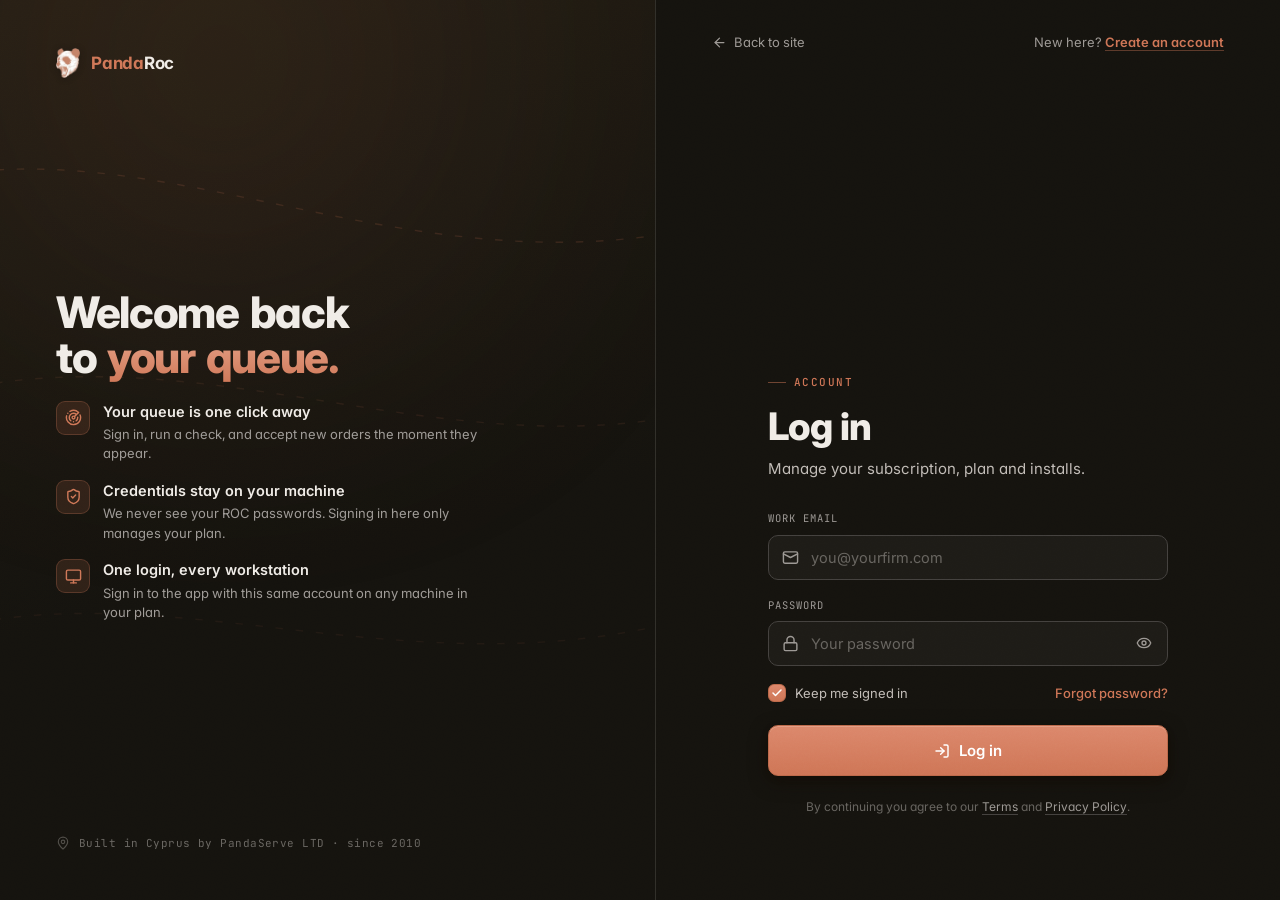
<file: login.html>
<!DOCTYPE html>
<html lang="en" data-theme="dark">
<head>
<meta charset="UTF-8" />
<meta name="viewport" content="width=device-width, initial-scale=1.0" />
<meta name="color-scheme" content="dark" />
<meta name="robots" content="noindex" />
<title>Log in · PandaRoc</title>
<link rel="icon" href="assets/favicon.ico" type="image/x-icon" />
<script src="/assets/vendor/lucide.min.js" defer></script>
<script src="/js/actions.js" defer></script>
<link rel="preconnect" href="https://fonts.googleapis.com" />
<link rel="preconnect" href="https://fonts.gstatic.com" crossorigin />
<link href="https://fonts.googleapis.com/css2?family=Inter:wght@400;500;600;700;800&family=JetBrains+Mono:wght@400;500&display=swap" rel="stylesheet" />
<link rel="stylesheet" href="shared/tokens.css" />
<link rel="stylesheet" href="pages.css" />
</head>
<body class="auth-body">
<div class="grain-body" aria-hidden="true"></div>
<div class="grain-coarse" aria-hidden="true"></div>

<div class="auth-shell">

  <!-- LEFT: brand / value -->
  <aside class="auth-aside">
    <div class="aside-glow" aria-hidden="true"></div>
    <div class="flow-field" aria-hidden="true">
      <svg viewBox="0 0 800 900" preserveAspectRatio="none">
        <path d="M-40 200 C 240 80, 520 360, 880 180" />
        <path d="M-40 420 C 280 280, 560 540, 880 360" />
        <path d="M-40 660 C 240 520, 520 760, 880 560" />
      </svg>
    </div>

    <a href="index.html#top" class="auth-brand"><img src="assets/logo.png" alt="" /><span><span class="accent">Panda</span>Roc</span></a>

    <div class="aside-mid">
      <h2>Welcome back to <em>your queue.</em></h2>
      <div class="aside-points">
        <div class="aside-point">
          <div class="pi"><i data-lucide="radar"></i></div>
          <div><div class="pt">Your queue is one click away</div><div class="ps">Sign in, run a check, and accept new orders the moment they appear.</div></div>
        </div>
        <div class="aside-point">
          <div class="pi"><i data-lucide="shield-check"></i></div>
          <div><div class="pt">Credentials stay on your machine</div><div class="ps">We never see your ROC passwords. Signing in here only manages your plan.</div></div>
        </div>
        <div class="aside-point">
          <div class="pi"><i data-lucide="monitor"></i></div>
          <div><div class="pt">One login, every workstation</div><div class="ps">Sign in to the app with this same account on any machine in your plan.</div></div>
        </div>
      </div>
    </div>

    <div class="aside-foot"><i data-lucide="map-pin"></i>Built in Cyprus by PandaServe LTD · since 2010</div>
  </aside>

  <!-- RIGHT: form -->
  <main class="auth-main">
    <div class="auth-topbar">
      <a href="index.html#top" class="home-link"><svg viewBox="0 0 24 24" fill="none" stroke="currentColor" stroke-width="2" stroke-linecap="round" stroke-linejoin="round"><path d="m12 19-7-7 7-7"/><path d="M19 12H5"/></svg>Back to site</a>
      <div class="auth-switch">New here? <a href="register.html">Create an account</a></div>
    </div>

    <div class="auth-card">
      <div class="auth-head">
        <div class="eyebrow">Account</div>
        <h1>Log in</h1>
        <p>Manage your subscription, plan and installs.</p>
      </div>

      <form id="loginForm" novalidate>
        <p class="auth-error" id="loginError"></p>

        <div class="field">
          <label for="email">Work email</label>
          <div class="input-wrap">
            <svg viewBox="0 0 24 24" fill="none" stroke="currentColor" stroke-width="2" stroke-linecap="round" stroke-linejoin="round"><rect x="2" y="4" width="20" height="16" rx="2"/><path d="m22 7-10 5L2 7"/></svg>
            <input type="email" id="email" name="email" placeholder="you@yourfirm.com" autocomplete="email" required />
          </div>
        </div>

        <div class="field">
          <label for="password">Password</label>
          <div class="input-wrap">
            <svg viewBox="0 0 24 24" fill="none" stroke="currentColor" stroke-width="2" stroke-linecap="round" stroke-linejoin="round"><rect x="3" y="11" width="18" height="11" rx="2"/><path d="M7 11V7a5 5 0 0 1 10 0v4"/></svg>
            <input type="password" id="password" name="password" placeholder="Your password" autocomplete="current-password" required />
            <button type="button" class="toggle-pw" aria-label="Show password" data-action="togglePw" data-args="password" data-arg-self><i data-lucide="eye"></i></button>
          </div>
        </div>

        <div class="auth-opts">
          <label class="check"><input type="checkbox" name="remember" checked /><span class="box"><svg viewBox="0 0 24 24" fill="none" stroke="currentColor" stroke-width="3" stroke-linecap="round" stroke-linejoin="round"><path d="m20 6-11 11-5-5"/></svg></span>Keep me signed in</label>
          <a href="reset.html" class="link-accent">Forgot password?</a>
        </div>

        <button type="submit" class="btn btn-primary" id="loginBtn"><svg viewBox="0 0 24 24" fill="none" stroke="currentColor" stroke-width="2.2" stroke-linecap="round" stroke-linejoin="round"><path d="M15 3h4a2 2 0 0 1 2 2v14a2 2 0 0 1-2 2h-4"/><path d="m10 17 5-5-5-5"/><path d="M15 12H3"/></svg>Log in</button>
      </form>

      <p class="auth-fineprint">By continuing you agree to our <a href="terms.html">Terms</a> and <a href="privacy.html">Privacy Policy</a>.</p>
    </div>
  </main>
</div>

<script src="auth.js"></script>
<script src="/js/login.js" defer></script>
</body>
</html>
</file>
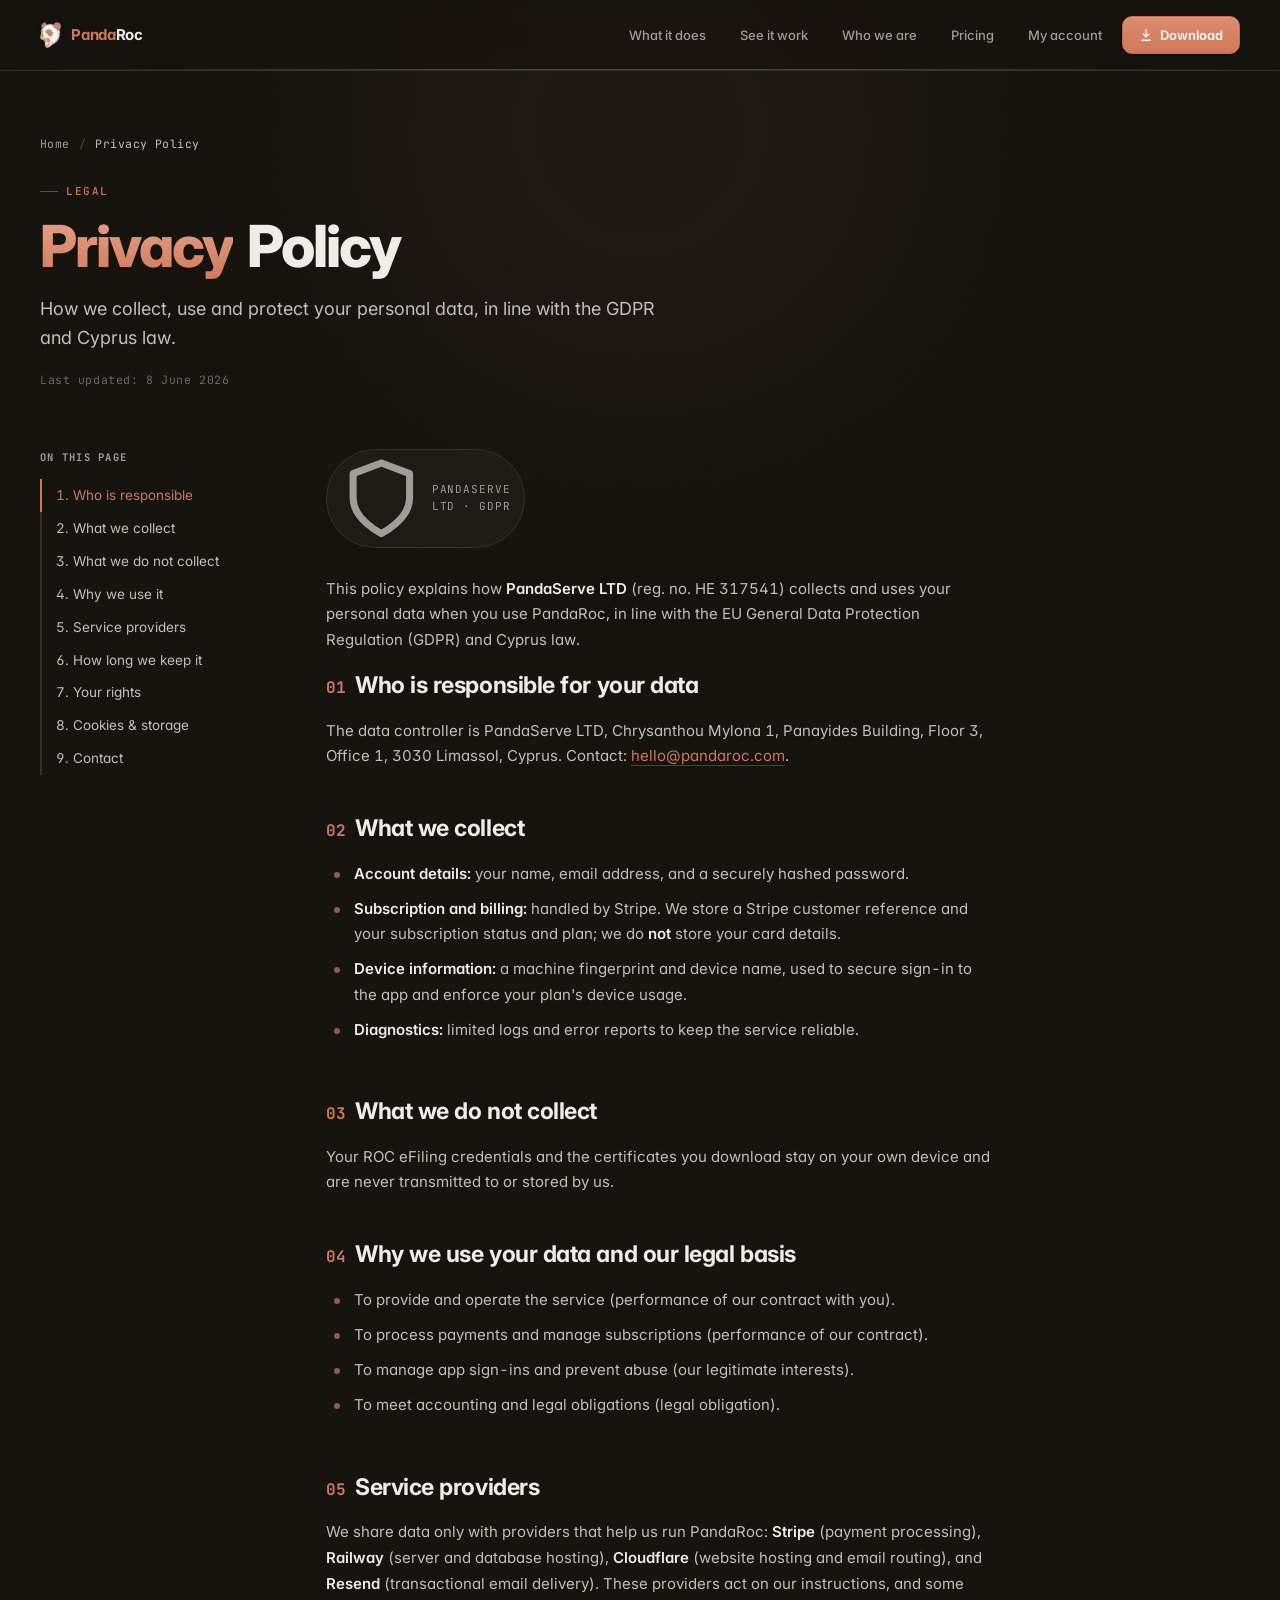
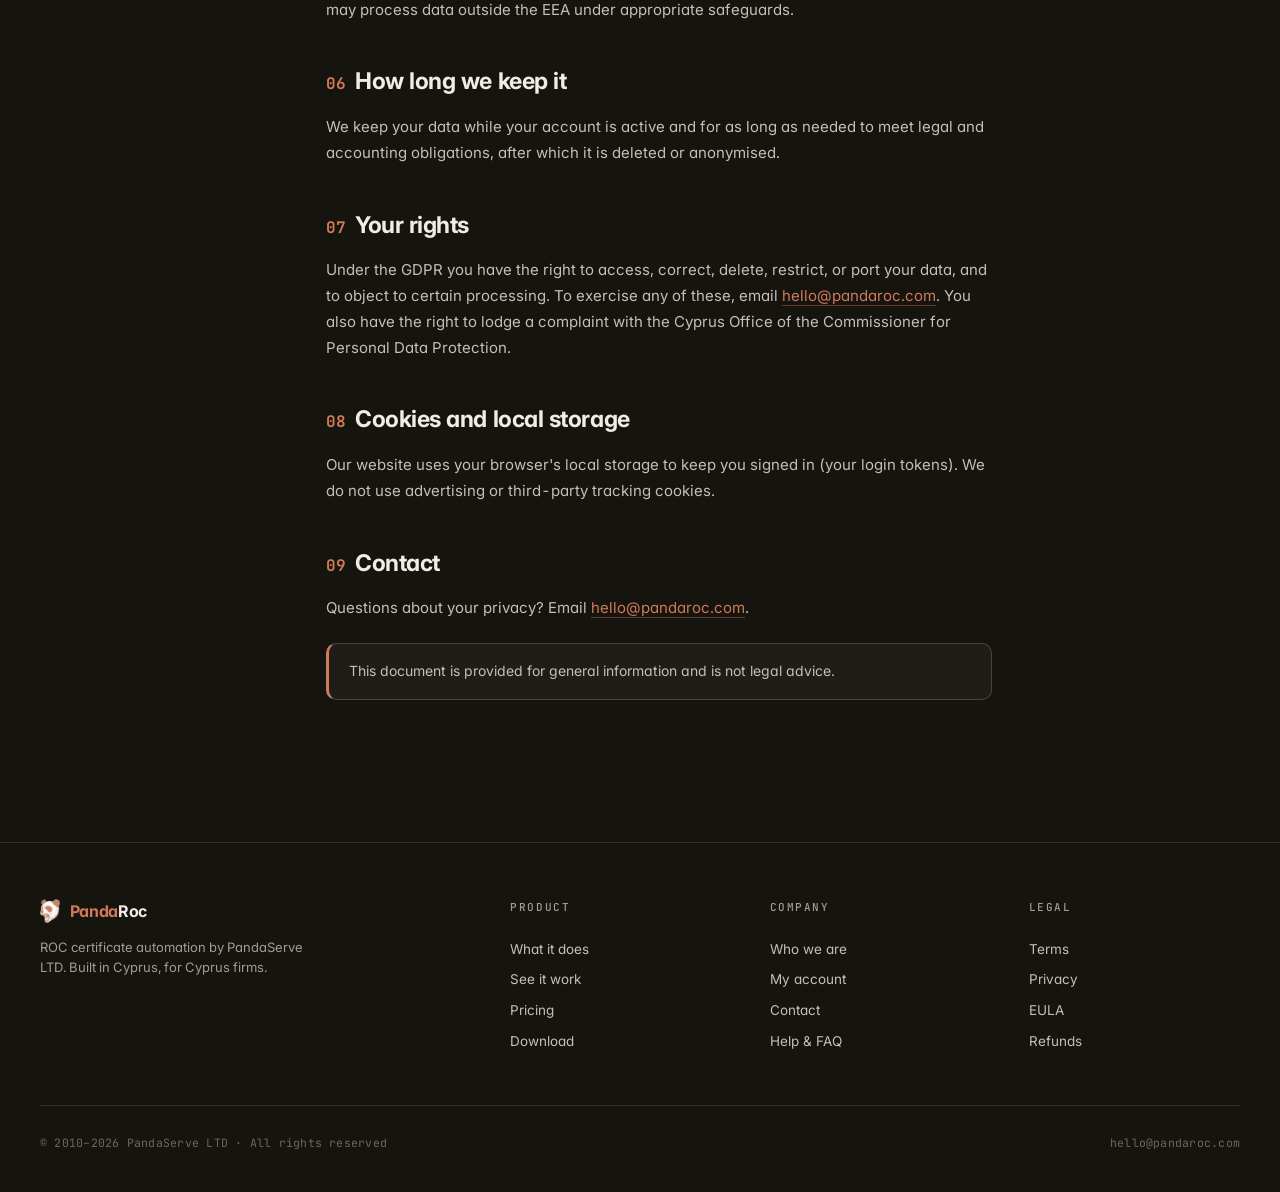
<file: privacy.html>
<!DOCTYPE html>
<html lang="en" data-theme="dark">
<head>
<meta charset="UTF-8" />
<meta name="viewport" content="width=device-width, initial-scale=1.0" />
<meta name="color-scheme" content="dark" />
<title>Privacy Policy · PandaRoc</title>
<meta name="description" content="How PandaServe LTD collects, uses and protects your personal data when you use PandaRoc, in line with the GDPR and Cyprus law." />
<link rel="canonical" href="https://pandaroc.com/privacy.html" />
<meta property="og:title" content="Privacy Policy · PandaRoc" />
<meta property="og:description" content="How PandaServe LTD collects, uses and protects your personal data when you use PandaRoc, in line with the GDPR and Cyprus law." />
<meta property="og:url" content="https://pandaroc.com/privacy.html" />
<link rel="icon" href="assets/favicon.ico" type="image/x-icon" />
<script src="/assets/vendor/lucide.min.js" defer></script>
<script src="/js/actions.js" defer></script>
<link rel="preconnect" href="https://fonts.googleapis.com" />
<link rel="preconnect" href="https://fonts.gstatic.com" crossorigin />
<link href="https://fonts.googleapis.com/css2?family=Inter:wght@400;500;600;700;800&family=JetBrains+Mono:wght@400;500&display=swap" rel="stylesheet" />
<link rel="stylesheet" href="shared/tokens.css" />
<link rel="stylesheet" href="pages.css" />
</head>
<body>
<div class="grain-body" aria-hidden="true"></div>
<div class="grain-coarse" aria-hidden="true"></div>
<div class="scroll-progress" id="scrollProgress" aria-hidden="true"></div>

<nav class="nav">
  <a href="index.html#top" class="nav-brand"><img src="assets/logo.png" alt="" /><span><span class="accent">Panda</span>Roc</span></a>
  <button class="nav-toggle" data-nav-toggle aria-label="Menu">
    <svg viewBox="0 0 24 24" fill="none" stroke="currentColor" stroke-width="2" stroke-linecap="round"><line x1="3" y1="6" x2="21" y2="6"/><line x1="3" y1="12" x2="21" y2="12"/><line x1="3" y1="18" x2="21" y2="18"/></svg>
  </button>
  <div class="nav-links">
    <a href="index.html#features" class="nav-link">What it does</a>
    <a href="index.html#video" class="nav-link">See it work</a>
    <a href="index.html#who" class="nav-link">Who we are</a>
    <a href="index.html#pricing" class="nav-link">Pricing</a>
    <a href="account.html" class="nav-link">My account</a>
    <a href="index.html#download" class="nav-cta">
      <svg viewBox="0 0 24 24" fill="none" stroke="currentColor" stroke-width="2.2" stroke-linecap="round" stroke-linejoin="round"><path d="M12 3v12"/><path d="m7 10 5 5 5-5"/><path d="M5 21h14"/></svg>
      Download
    </a>
  </div>
</nav>

<header class="page-hero">
  <div class="page-glow" aria-hidden="true"></div>
  <div class="wrap">
    <div class="crumbs"><a href="index.html#top">Home</a><span class="sep">/</span><span class="here">Privacy Policy</span></div>
    <div class="eyebrow">Legal</div>
    <h1><em>Privacy</em> Policy</h1>
    <p class="lead">How we collect, use and protect your personal data, in line with the GDPR and Cyprus law.</p>
    <div class="page-updated">Last updated: 8 June 2026</div>
  </div>
</header>

<section class="page-section last">
  <div class="wrap">
    <div class="legal-layout">
      <aside class="toc">
        <h4>On this page</h4>
        <a href="#p1">1. Who is responsible</a>
        <a href="#p2">2. What we collect</a>
        <a href="#p3">3. What we do not collect</a>
        <a href="#p4">4. Why we use it</a>
        <a href="#p5">5. Service providers</a>
        <a href="#p6">6. How long we keep it</a>
        <a href="#p7">7. Your rights</a>
        <a href="#p8">8. Cookies &amp; storage</a>
        <a href="#p9">9. Contact</a>
      </aside>
      <div class="prose reveal">
        <div class="legal-tag"><svg viewBox="0 0 24 24" fill="none" stroke="currentColor" stroke-width="2" stroke-linecap="round" stroke-linejoin="round"><path d="M12 22s8-4 8-10V5l-8-3-8 3v7c0 6 8 10 8 10z"/></svg>PandaServe LTD · GDPR</div>
        <p>This policy explains how <strong>PandaServe LTD</strong> (reg. no. HE 317541) collects and uses your personal data when you use PandaRoc, in line with the EU General Data Protection Regulation (GDPR) and Cyprus law.</p>

        <h2 id="p1"><span class="num">01</span>Who is responsible for your data</h2>
        <p>The data controller is PandaServe LTD, Chrysanthou Mylona 1, Panayides Building, Floor 3, Office 1, 3030 Limassol, Cyprus. Contact: <a href="mailto:hello@pandaroc.com">hello@pandaroc.com</a>.</p>

        <h2 id="p2"><span class="num">02</span>What we collect</h2>
        <ul>
          <li><strong>Account details:</strong> your name, email address, and a securely hashed password.</li>
          <li><strong>Subscription and billing:</strong> handled by Stripe. We store a Stripe customer reference and your subscription status and plan; we do <strong>not</strong> store your card details.</li>
          <li><strong>Device information:</strong> a machine fingerprint and device name, used to secure sign-in to the app and enforce your plan's device usage.</li>
          <li><strong>Diagnostics:</strong> limited logs and error reports to keep the service reliable.</li>
        </ul>

        <h2 id="p3"><span class="num">03</span>What we do not collect</h2>
        <p>Your ROC eFiling credentials and the certificates you download stay on your own device and are never transmitted to or stored by us.</p>

        <h2 id="p4"><span class="num">04</span>Why we use your data and our legal basis</h2>
        <ul>
          <li>To provide and operate the service (performance of our contract with you).</li>
          <li>To process payments and manage subscriptions (performance of our contract).</li>
          <li>To manage app sign-ins and prevent abuse (our legitimate interests).</li>
          <li>To meet accounting and legal obligations (legal obligation).</li>
        </ul>

        <h2 id="p5"><span class="num">05</span>Service providers</h2>
        <p>We share data only with providers that help us run PandaRoc: <strong>Stripe</strong> (payment processing), <strong>Railway</strong> (server and database hosting), <strong>Cloudflare</strong> (website hosting and email routing), and <strong>Resend</strong> (transactional email delivery). These providers act on our instructions, and some may process data outside the EEA under appropriate safeguards.</p>

        <h2 id="p6"><span class="num">06</span>How long we keep it</h2>
        <p>We keep your data while your account is active and for as long as needed to meet legal and accounting obligations, after which it is deleted or anonymised.</p>

        <h2 id="p7"><span class="num">07</span>Your rights</h2>
        <p>Under the GDPR you have the right to access, correct, delete, restrict, or port your data, and to object to certain processing. To exercise any of these, email <a href="mailto:hello@pandaroc.com">hello@pandaroc.com</a>. You also have the right to lodge a complaint with the Cyprus Office of the Commissioner for Personal Data Protection.</p>

        <h2 id="p8"><span class="num">08</span>Cookies and local storage</h2>
        <p>Our website uses your browser's local storage to keep you signed in (your login tokens). We do not use advertising or third-party tracking cookies.</p>

        <h2 id="p9"><span class="num">09</span>Contact</h2>
        <p>Questions about your privacy? Email <a href="mailto:hello@pandaroc.com">hello@pandaroc.com</a>.</p>

        <div class="note">This document is provided for general information and is not legal advice.</div>
      </div>
    </div>
  </div>
</section>

<footer>
  <div class="wrap">
    <div class="foot-grid">
      <div>
        <div class="foot-brand"><img src="assets/logo.png" alt="" /><span><span class="accent">Panda</span>Roc</span></div>
        <p class="foot-tag">ROC certificate automation by PandaServe LTD. Built in Cyprus, for Cyprus firms.</p>
      </div>
      <div class="foot-col"><h5>Product</h5><a href="index.html#features">What it does</a><a href="index.html#video">See it work</a><a href="index.html#pricing">Pricing</a><a href="index.html#download">Download</a></div>
      <div class="foot-col"><h5>Company</h5><a href="index.html#who">Who we are</a><a href="account.html">My account</a><a href="mailto:hello@pandaroc.com">Contact</a><a href="faq.html">Help &amp; FAQ</a></div>
      <div class="foot-col"><h5>Legal</h5><a href="terms.html">Terms</a><a href="privacy.html">Privacy</a><a href="eula.html">EULA</a><a href="refund.html">Refunds</a></div>
    </div>
    <div class="foot-bottom"><span>&copy; 2010&ndash;2026 PandaServe LTD &middot; All rights reserved</span><span>hello@pandaroc.com</span></div>
  </div>
</footer>

<script src="/js/privacy.js" defer></script>
</body>
</html>
</file>
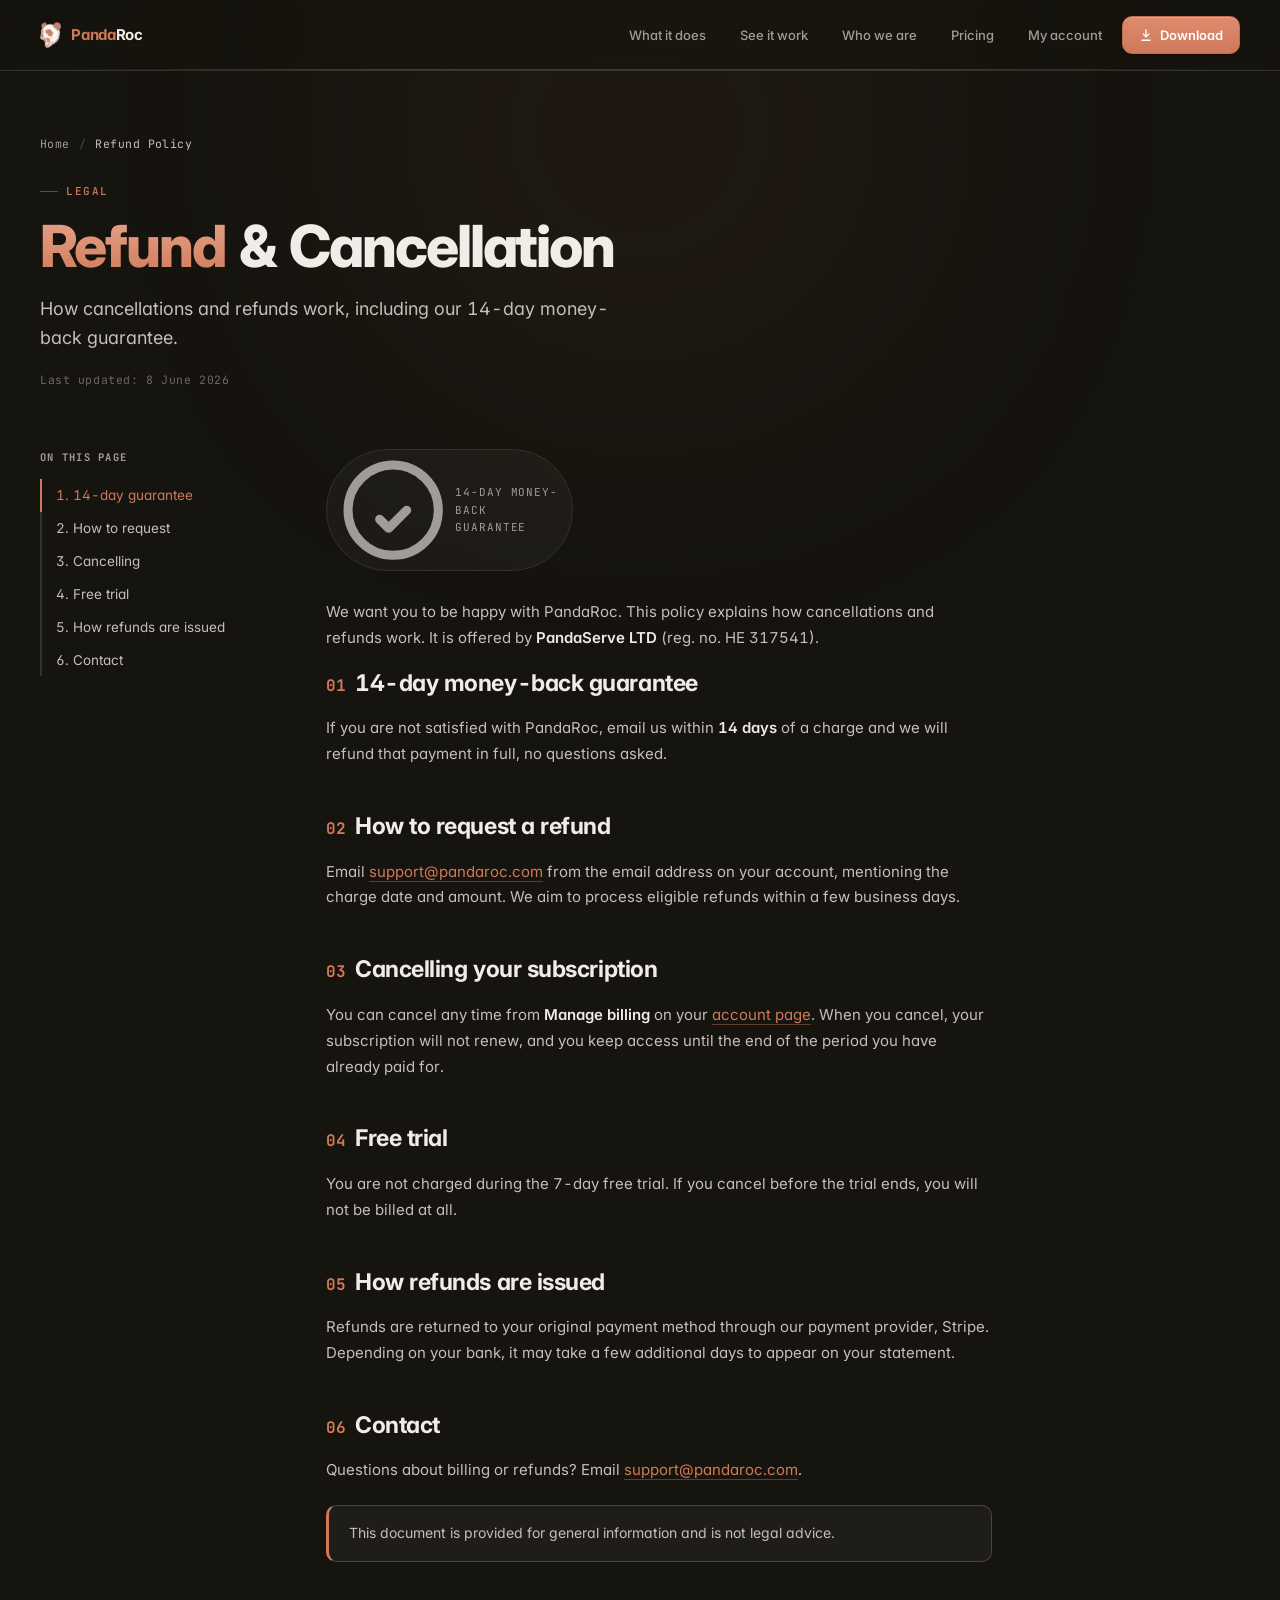
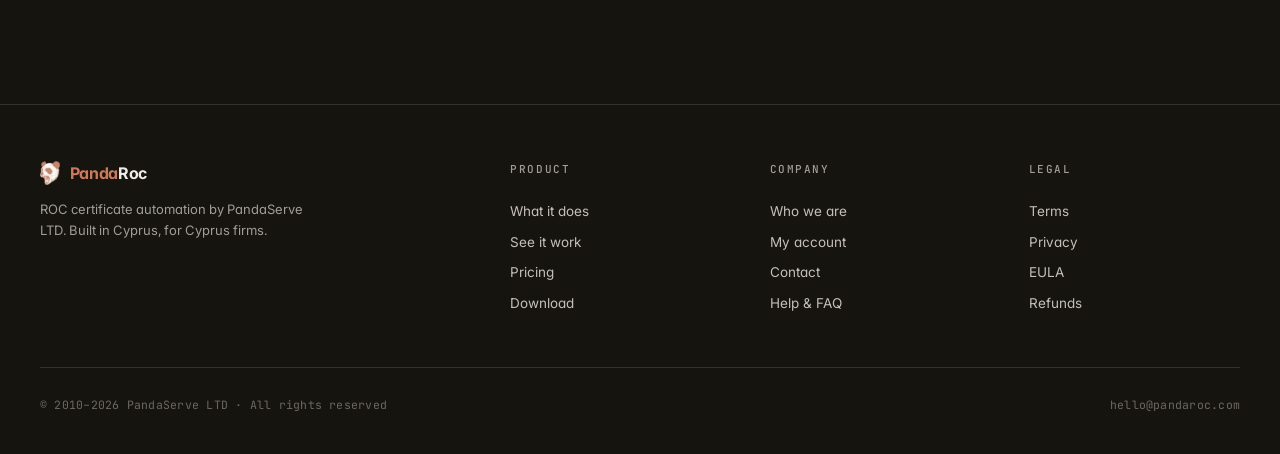
<file: refund.html>
<!DOCTYPE html>
<html lang="en" data-theme="dark">
<head>
<meta charset="UTF-8" />
<meta name="viewport" content="width=device-width, initial-scale=1.0" />
<meta name="color-scheme" content="dark" />
<title>Refund &amp; Cancellation Policy · PandaRoc</title>
<meta name="description" content="How cancellations and refunds work at PandaRoc, including our 14-day money-back guarantee." />
<link rel="canonical" href="https://pandaroc.com/refund.html" />
<meta property="og:title" content="Refund &amp; Cancellation Policy · PandaRoc" />
<meta property="og:description" content="How cancellations and refunds work at PandaRoc, including our 14-day money-back guarantee." />
<meta property="og:url" content="https://pandaroc.com/refund.html" />
<link rel="icon" href="assets/favicon.ico" type="image/x-icon" />
<script src="/assets/vendor/lucide.min.js" defer></script>
<script src="/js/actions.js" defer></script>
<link rel="preconnect" href="https://fonts.googleapis.com" />
<link rel="preconnect" href="https://fonts.gstatic.com" crossorigin />
<link href="https://fonts.googleapis.com/css2?family=Inter:wght@400;500;600;700;800&family=JetBrains+Mono:wght@400;500&display=swap" rel="stylesheet" />
<link rel="stylesheet" href="shared/tokens.css" />
<link rel="stylesheet" href="pages.css" />
</head>
<body>
<div class="grain-body" aria-hidden="true"></div>
<div class="grain-coarse" aria-hidden="true"></div>
<div class="scroll-progress" id="scrollProgress" aria-hidden="true"></div>

<nav class="nav">
  <a href="index.html#top" class="nav-brand"><img src="assets/logo.png" alt="" /><span><span class="accent">Panda</span>Roc</span></a>
  <button class="nav-toggle" data-nav-toggle aria-label="Menu">
    <svg viewBox="0 0 24 24" fill="none" stroke="currentColor" stroke-width="2" stroke-linecap="round"><line x1="3" y1="6" x2="21" y2="6"/><line x1="3" y1="12" x2="21" y2="12"/><line x1="3" y1="18" x2="21" y2="18"/></svg>
  </button>
  <div class="nav-links">
    <a href="index.html#features" class="nav-link">What it does</a>
    <a href="index.html#video" class="nav-link">See it work</a>
    <a href="index.html#who" class="nav-link">Who we are</a>
    <a href="index.html#pricing" class="nav-link">Pricing</a>
    <a href="account.html" class="nav-link">My account</a>
    <a href="index.html#download" class="nav-cta">
      <svg viewBox="0 0 24 24" fill="none" stroke="currentColor" stroke-width="2.2" stroke-linecap="round" stroke-linejoin="round"><path d="M12 3v12"/><path d="m7 10 5 5 5-5"/><path d="M5 21h14"/></svg>
      Download
    </a>
  </div>
</nav>

<header class="page-hero">
  <div class="page-glow" aria-hidden="true"></div>
  <div class="wrap">
    <div class="crumbs"><a href="index.html#top">Home</a><span class="sep">/</span><span class="here">Refund Policy</span></div>
    <div class="eyebrow">Legal</div>
    <h1><em>Refund</em> &amp; Cancellation</h1>
    <p class="lead">How cancellations and refunds work, including our 14-day money-back guarantee.</p>
    <div class="page-updated">Last updated: 8 June 2026</div>
  </div>
</header>

<section class="page-section last">
  <div class="wrap">
    <div class="legal-layout">
      <aside class="toc">
        <h4>On this page</h4>
        <a href="#r1">1. 14-day guarantee</a>
        <a href="#r2">2. How to request</a>
        <a href="#r3">3. Cancelling</a>
        <a href="#r4">4. Free trial</a>
        <a href="#r5">5. How refunds are issued</a>
        <a href="#r6">6. Contact</a>
      </aside>
      <div class="prose reveal">
        <div class="legal-tag"><svg viewBox="0 0 24 24" fill="none" stroke="currentColor" stroke-width="2" stroke-linecap="round" stroke-linejoin="round"><path d="m9 14 2 2 4-4"/><circle cx="12" cy="12" r="10"/></svg>14-day money-back guarantee</div>
        <p>We want you to be happy with PandaRoc. This policy explains how cancellations and refunds work. It is offered by <strong>PandaServe LTD</strong> (reg. no. HE 317541).</p>

        <h2 id="r1"><span class="num">01</span>14-day money-back guarantee</h2>
        <p>If you are not satisfied with PandaRoc, email us within <strong>14 days</strong> of a charge and we will refund that payment in full, no questions asked.</p>

        <h2 id="r2"><span class="num">02</span>How to request a refund</h2>
        <p>Email <a href="mailto:support@pandaroc.com?subject=PandaRoc%20refund%20request">support@pandaroc.com</a> from the email address on your account, mentioning the charge date and amount. We aim to process eligible refunds within a few business days.</p>

        <h2 id="r3"><span class="num">03</span>Cancelling your subscription</h2>
        <p>You can cancel any time from <strong>Manage billing</strong> on your <a href="account.html">account page</a>. When you cancel, your subscription will not renew, and you keep access until the end of the period you have already paid for.</p>

        <h2 id="r4"><span class="num">04</span>Free trial</h2>
        <p>You are not charged during the 7-day free trial. If you cancel before the trial ends, you will not be billed at all.</p>

        <h2 id="r5"><span class="num">05</span>How refunds are issued</h2>
        <p>Refunds are returned to your original payment method through our payment provider, Stripe. Depending on your bank, it may take a few additional days to appear on your statement.</p>

        <h2 id="r6"><span class="num">06</span>Contact</h2>
        <p>Questions about billing or refunds? Email <a href="mailto:support@pandaroc.com">support@pandaroc.com</a>.</p>

        <div class="note">This document is provided for general information and is not legal advice.</div>
      </div>
    </div>
  </div>
</section>

<footer>
  <div class="wrap">
    <div class="foot-grid">
      <div>
        <div class="foot-brand"><img src="assets/logo.png" alt="" /><span><span class="accent">Panda</span>Roc</span></div>
        <p class="foot-tag">ROC certificate automation by PandaServe LTD. Built in Cyprus, for Cyprus firms.</p>
      </div>
      <div class="foot-col"><h5>Product</h5><a href="index.html#features">What it does</a><a href="index.html#video">See it work</a><a href="index.html#pricing">Pricing</a><a href="index.html#download">Download</a></div>
      <div class="foot-col"><h5>Company</h5><a href="index.html#who">Who we are</a><a href="account.html">My account</a><a href="mailto:hello@pandaroc.com">Contact</a><a href="faq.html">Help &amp; FAQ</a></div>
      <div class="foot-col"><h5>Legal</h5><a href="terms.html">Terms</a><a href="privacy.html">Privacy</a><a href="eula.html">EULA</a><a href="refund.html">Refunds</a></div>
    </div>
    <div class="foot-bottom"><span>&copy; 2010&ndash;2026 PandaServe LTD &middot; All rights reserved</span><span>hello@pandaroc.com</span></div>
  </div>
</footer>

<script src="/js/refund.js" defer></script>
</body>
</html>
</file>
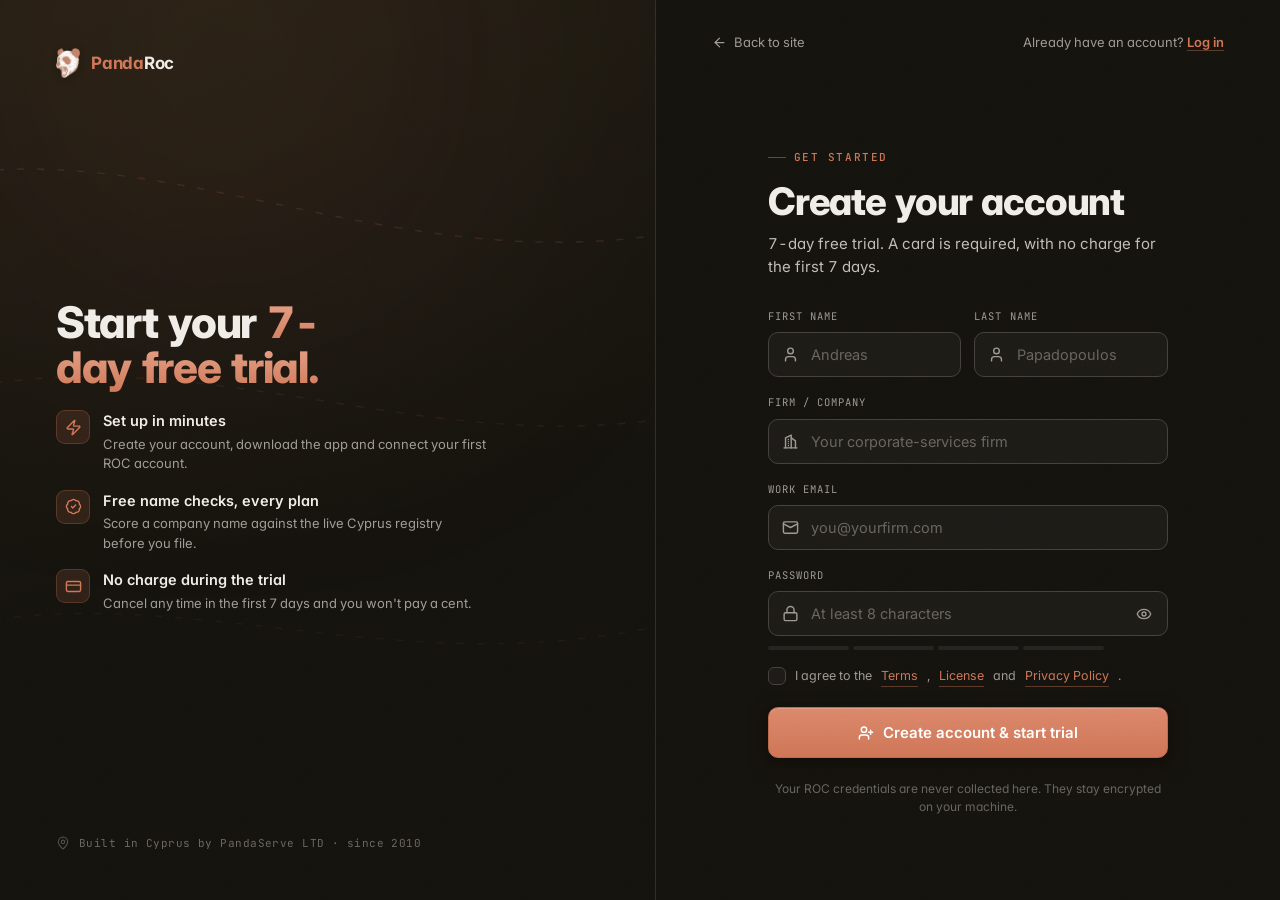
<file: register.html>
<!DOCTYPE html>
<html lang="en" data-theme="dark">
<head>
<meta charset="UTF-8" />
<meta name="viewport" content="width=device-width, initial-scale=1.0" />
<meta name="color-scheme" content="dark" />
<meta name="robots" content="noindex" />
<title>Create your account · PandaRoc</title>
<link rel="icon" href="assets/favicon.ico" type="image/x-icon" />
<script src="/assets/vendor/lucide.min.js" defer></script>
<script src="/js/actions.js" defer></script>
<link rel="preconnect" href="https://fonts.googleapis.com" />
<link rel="preconnect" href="https://fonts.gstatic.com" crossorigin />
<link href="https://fonts.googleapis.com/css2?family=Inter:wght@400;500;600;700;800&family=JetBrains+Mono:wght@400;500&display=swap" rel="stylesheet" />
<link rel="stylesheet" href="shared/tokens.css" />
<link rel="stylesheet" href="pages.css" />
</head>
<body class="auth-body">
<div class="grain-body" aria-hidden="true"></div>
<div class="grain-coarse" aria-hidden="true"></div>

<div class="auth-shell">

  <!-- LEFT: brand / value -->
  <aside class="auth-aside">
    <div class="aside-glow" aria-hidden="true"></div>
    <div class="flow-field" aria-hidden="true">
      <svg viewBox="0 0 800 900" preserveAspectRatio="none">
        <path d="M-40 200 C 240 80, 520 360, 880 180" />
        <path d="M-40 420 C 280 280, 560 540, 880 360" />
        <path d="M-40 660 C 240 520, 520 760, 880 560" />
      </svg>
    </div>

    <a href="index.html#top" class="auth-brand"><img src="assets/logo.png" alt="" /><span><span class="accent">Panda</span>Roc</span></a>

    <div class="aside-mid">
      <h2>Start your <em>7-day free trial.</em></h2>
      <div class="aside-points">
        <div class="aside-point">
          <div class="pi"><i data-lucide="zap"></i></div>
          <div><div class="pt">Set up in minutes</div><div class="ps">Create your account, download the app and connect your first ROC account.</div></div>
        </div>
        <div class="aside-point">
          <div class="pi"><i data-lucide="badge-check"></i></div>
          <div><div class="pt">Free name checks, every plan</div><div class="ps">Score a company name against the live Cyprus registry before you file.</div></div>
        </div>
        <div class="aside-point">
          <div class="pi"><i data-lucide="credit-card"></i></div>
          <div><div class="pt">No charge during the trial</div><div class="ps">Cancel any time in the first 7 days and you won't pay a cent.</div></div>
        </div>
      </div>
    </div>

    <div class="aside-foot"><i data-lucide="map-pin"></i>Built in Cyprus by PandaServe LTD · since 2010</div>
  </aside>

  <!-- RIGHT: form -->
  <main class="auth-main">
    <div class="auth-topbar">
      <a href="index.html#top" class="home-link"><svg viewBox="0 0 24 24" fill="none" stroke="currentColor" stroke-width="2" stroke-linecap="round" stroke-linejoin="round"><path d="m12 19-7-7 7-7"/><path d="M19 12H5"/></svg>Back to site</a>
      <div class="auth-switch">Already have an account? <a href="login.html">Log in</a></div>
    </div>

    <div class="auth-card">
      <div class="auth-head">
        <div class="eyebrow">Get started</div>
        <h1>Create your account</h1>
        <p id="regSubhead">7-day free trial. A card is required, with no charge for the first 7 days.</p>
      </div>

      <form id="registerForm" novalidate>
        <p class="auth-error" id="registerError"></p>

        <div class="field-row">
          <div class="field">
            <label for="firstName">First name</label>
            <div class="input-wrap">
              <svg viewBox="0 0 24 24" fill="none" stroke="currentColor" stroke-width="2" stroke-linecap="round" stroke-linejoin="round"><path d="M19 21v-2a4 4 0 0 0-4-4H9a4 4 0 0 0-4 4v2"/><circle cx="12" cy="7" r="4"/></svg>
              <input type="text" id="firstName" name="firstName" placeholder="Andreas" autocomplete="given-name" required />
            </div>
          </div>
          <div class="field">
            <label for="lastName">Last name</label>
            <div class="input-wrap">
              <svg viewBox="0 0 24 24" fill="none" stroke="currentColor" stroke-width="2" stroke-linecap="round" stroke-linejoin="round"><path d="M19 21v-2a4 4 0 0 0-4-4H9a4 4 0 0 0-4 4v2"/><circle cx="12" cy="7" r="4"/></svg>
              <input type="text" id="lastName" name="lastName" placeholder="Papadopoulos" autocomplete="family-name" required />
            </div>
          </div>
        </div>

        <div class="field">
          <label for="company">Firm / company</label>
          <div class="input-wrap">
            <svg viewBox="0 0 24 24" fill="none" stroke="currentColor" stroke-width="2" stroke-linecap="round" stroke-linejoin="round"><path d="M3 21h18"/><path d="M5 21V7l8-4v18"/><path d="M19 21V11l-6-4"/><path d="M9 9v.01M9 12v.01M9 15v.01M9 18v.01"/></svg>
            <input type="text" id="company" name="company" placeholder="Your corporate-services firm" autocomplete="organization" />
          </div>
        </div>

        <div class="field">
          <label for="email">Work email</label>
          <div class="input-wrap">
            <svg viewBox="0 0 24 24" fill="none" stroke="currentColor" stroke-width="2" stroke-linecap="round" stroke-linejoin="round"><rect x="2" y="4" width="20" height="16" rx="2"/><path d="m22 7-10 5L2 7"/></svg>
            <input type="email" id="email" name="email" placeholder="you@yourfirm.com" autocomplete="email" required />
          </div>
        </div>

        <div class="field">
          <label for="password">Password</label>
          <div class="input-wrap">
            <svg viewBox="0 0 24 24" fill="none" stroke="currentColor" stroke-width="2" stroke-linecap="round" stroke-linejoin="round"><rect x="3" y="11" width="18" height="11" rx="2"/><path d="M7 11V7a5 5 0 0 1 10 0v4"/></svg>
            <input type="password" id="password" name="password" placeholder="At least 8 characters" autocomplete="new-password" required data-input-action="scorePw" />
            <button type="button" class="toggle-pw" aria-label="Show password" data-action="togglePw" data-args="password" data-arg-self><i data-lucide="eye"></i></button>
          </div>
          <div class="pw-strength" id="pwStrength">
            <div class="pw-bars"><span></span><span></span><span></span><span></span></div>
            <div class="pw-label" id="pwLabel"></div>
          </div>
        </div>

        <div class="auth-opts" style="margin-bottom:20px;">
          <label class="check terms"><input type="checkbox" name="terms" required /><span class="box"><svg viewBox="0 0 24 24" fill="none" stroke="currentColor" stroke-width="3" stroke-linecap="round" stroke-linejoin="round"><path d="m20 6-11 11-5-5"/></svg></span>I agree to the <a href="terms.html">Terms</a>, <a href="eula.html">License</a> and <a href="privacy.html">Privacy Policy</a>.</label>
        </div>

        <button type="submit" class="btn btn-primary" id="registerBtn"><svg viewBox="0 0 24 24" fill="none" stroke="currentColor" stroke-width="2.2" stroke-linecap="round" stroke-linejoin="round"><path d="M16 21v-2a4 4 0 0 0-4-4H6a4 4 0 0 0-4 4v2"/><circle cx="9" cy="7" r="4"/><path d="M19 8v6M22 11h-6"/></svg>Create account &amp; start trial</button>
      </form>

      <p class="auth-fineprint">Your ROC credentials are never collected here. They stay encrypted on your machine.</p>
    </div>
  </main>
</div>

<script src="auth.js"></script>
<script src="/js/register.js" defer></script>
</body>
</html>
</file>
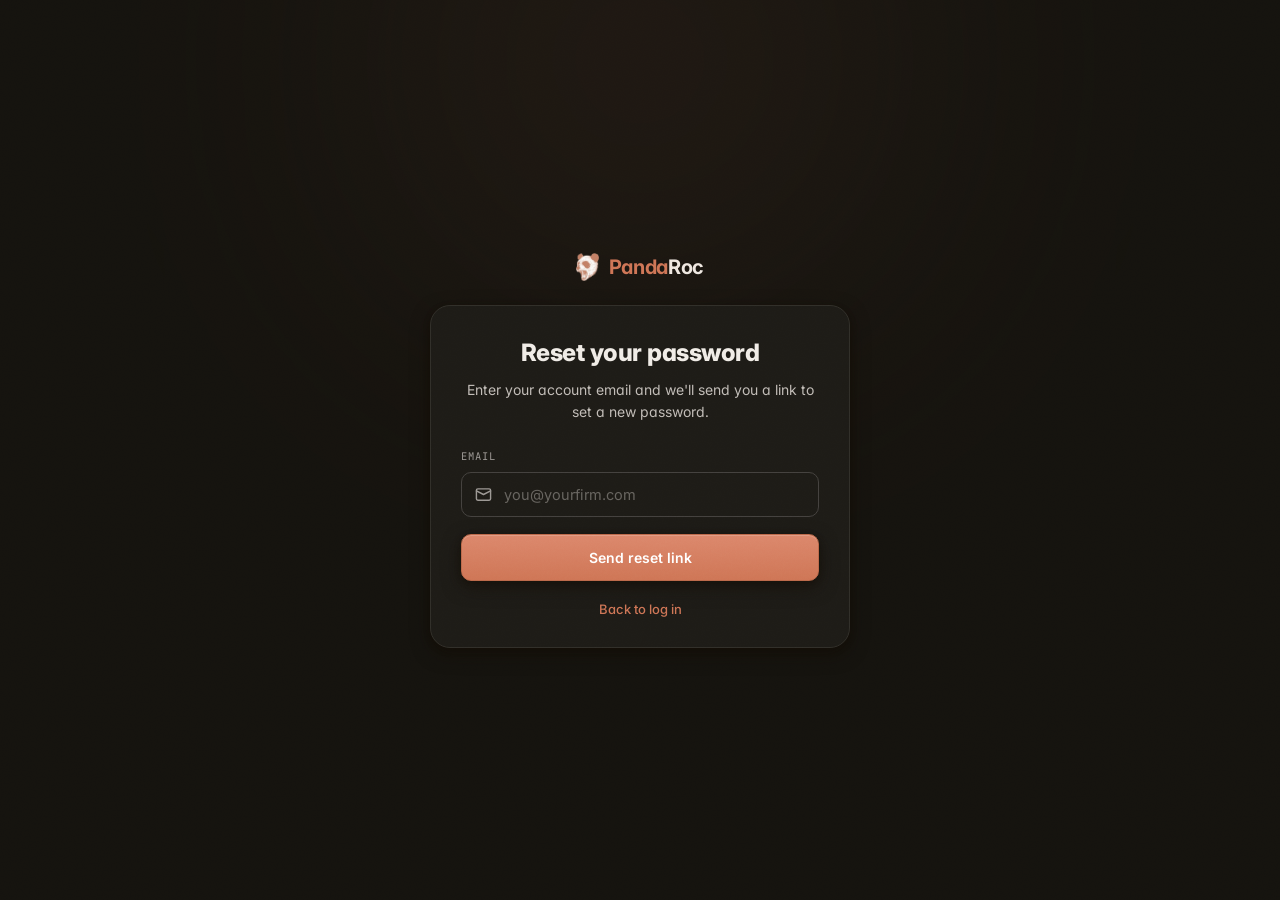
<file: reset.html>
<!DOCTYPE html>
<html lang="en" data-theme="dark">
<head>
<meta charset="UTF-8" />
<meta name="viewport" content="width=device-width, initial-scale=1.0" />
<meta name="color-scheme" content="dark" />
<meta name="robots" content="noindex" />
<title>Reset password · PandaRoc</title>
<link rel="icon" href="assets/favicon.ico" type="image/x-icon" />
<link rel="preconnect" href="https://fonts.googleapis.com" />
<link rel="preconnect" href="https://fonts.gstatic.com" crossorigin />
<link href="https://fonts.googleapis.com/css2?family=Inter:wght@400;500;600;700;800&family=JetBrains+Mono:wght@400;500&display=swap" rel="stylesheet" />
<link rel="stylesheet" href="shared/tokens.css" />
<link rel="stylesheet" href="pages.css" />
<style>
body { display:flex; align-items:center; justify-content:center; min-height:100vh; padding:28px; position:relative; }
.result { width:100%; max-width:420px; }
.result-brand { display:flex; align-items:center; justify-content:center; gap:10px; margin-bottom:22px; font-weight:700; font-size:20px; letter-spacing:-0.3px; }
.result-brand img { height:28px; }
.result-brand .accent { color:var(--accent); }
.result h1 { font-size:24px; font-weight:800; letter-spacing:-0.02em; text-align:center; margin-bottom:8px; }
.result .sub { color:var(--text-2); font-size:14px; line-height:1.6; text-align:center; margin:0 auto 24px; }
.done-check { width:56px; height:56px; border-radius:50%; display:grid; place-items:center; margin:0 auto 16px; color:#fff; background:linear-gradient(180deg, var(--green10), var(--green9)); box-shadow:0 10px 30px color-mix(in oklch, var(--green9) 32%, transparent); }
.done-check svg { width:27px; height:27px; }
.back-link { text-align:center; margin-top:18px; font-size:13px; }
</style>
<script src="/js/actions.js" defer></script>
</head>
<body>
<div class="grain-body" aria-hidden="true"></div>
<div class="grain-coarse" aria-hidden="true"></div>
<div class="page-glow" aria-hidden="true"></div>

<div class="result">
  <div class="result-brand"><img src="assets/logo.png" alt="" /><span><span class="accent">Panda</span>Roc</span></div>

  <div class="card-pr">
    <!-- Request a reset link -->
    <div id="requestMode">
      <h1>Reset your password</h1>
      <p class="sub">Enter your account email and we'll send you a link to set a new password.</p>
      <p class="auth-error" id="reqError"></p>
      <form id="requestForm" novalidate>
        <div class="field">
          <label for="email">Email</label>
          <div class="input-wrap">
            <svg viewBox="0 0 24 24" fill="none" stroke="currentColor" stroke-width="2" stroke-linecap="round" stroke-linejoin="round"><rect x="2" y="4" width="20" height="16" rx="2"/><path d="m22 7-10 5L2 7"/></svg>
            <input type="email" id="email" name="email" placeholder="you@yourfirm.com" autocomplete="email" required />
          </div>
        </div>
        <button type="submit" class="btn btn-primary" id="reqBtn" style="width:100%;justify-content:center;">Send reset link</button>
      </form>
      <p class="back-link"><a href="login.html" class="link-accent">Back to log in</a></p>
    </div>

    <!-- Set a new password (token present) -->
    <div id="resetMode" style="display:none;">
      <h1>Set a new password</h1>
      <p class="sub">Choose a new password for your account.</p>
      <p class="auth-error" id="resError"></p>
      <form id="resetForm" novalidate>
        <div class="field">
          <label for="password">New password</label>
          <div class="input-wrap">
            <svg viewBox="0 0 24 24" fill="none" stroke="currentColor" stroke-width="2" stroke-linecap="round" stroke-linejoin="round"><rect x="3" y="11" width="18" height="11" rx="2"/><path d="M7 11V7a5 5 0 0 1 10 0v4"/></svg>
            <input type="password" id="password" name="password" placeholder="At least 8 characters" autocomplete="new-password" required />
            <button type="button" class="toggle-pw" aria-label="Show password" data-action="togglePw"><svg viewBox="0 0 24 24" fill="none" stroke="currentColor" stroke-width="2" stroke-linecap="round" stroke-linejoin="round"><path d="M2 12s3-8 10-8 10 8 10 8-3 8-10 8-10-8-10-8z"/><circle cx="12" cy="12" r="3"/></svg></button>
          </div>
        </div>
        <button type="submit" class="btn btn-primary" id="resBtn" style="width:100%;justify-content:center;">Update password</button>
      </form>
    </div>

    <!-- Done -->
    <div id="doneMode" style="display:none;text-align:center;">
      <div class="done-check"><svg viewBox="0 0 24 24" fill="none" stroke="currentColor" stroke-width="2.6" stroke-linecap="round" stroke-linejoin="round"><path d="m20 6-11 11-5-5"/></svg></div>
      <h1 id="doneTitle">Check your inbox</h1>
      <p class="sub" id="doneMsg"></p>
      <a href="login.html" class="btn btn-primary" style="width:100%;justify-content:center;">Go to log in</a>
    </div>
  </div>
</div>

<script src="/js/reset.js" defer></script>
</body>
</html>
</file>
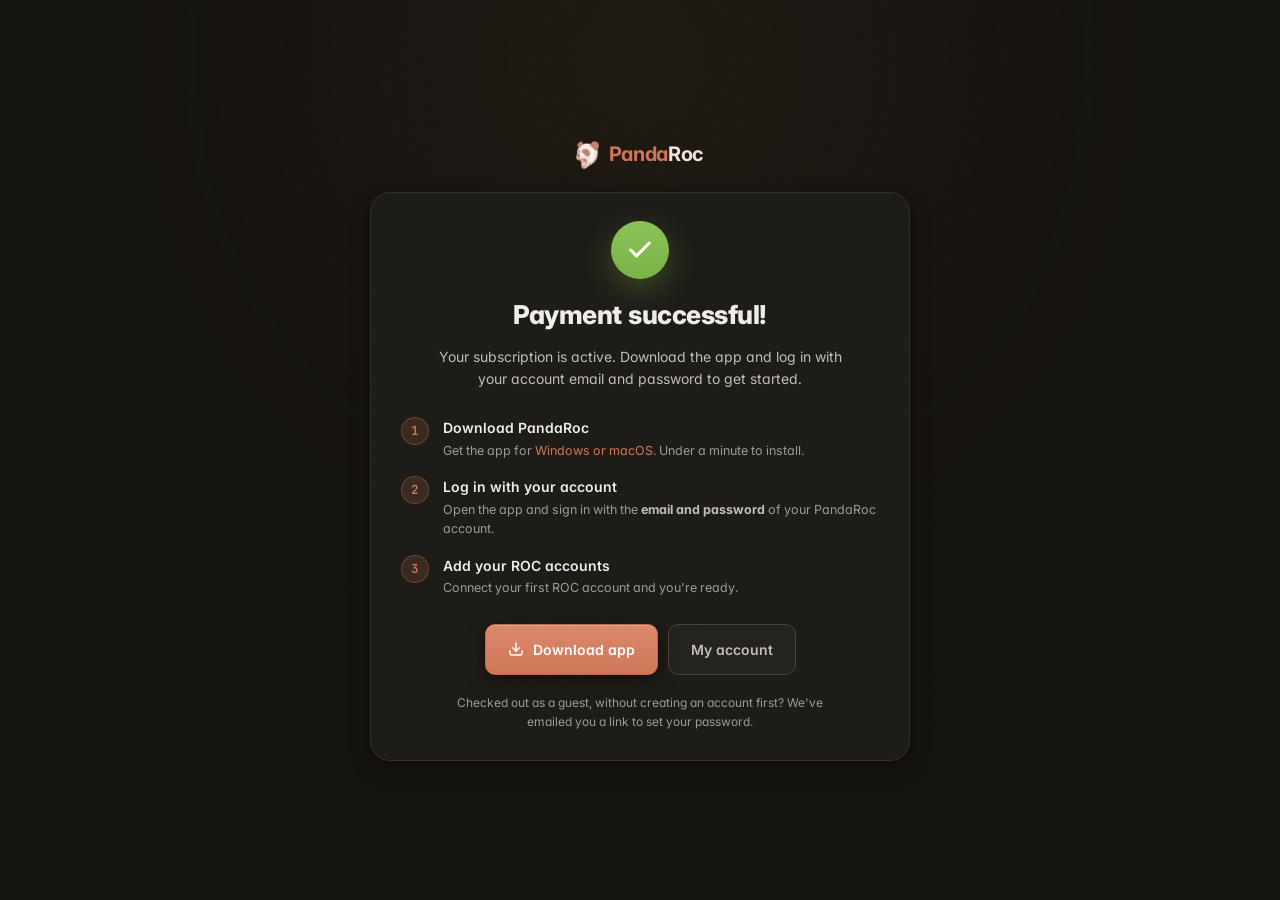
<file: success.html>
<!DOCTYPE html>
<html lang="en" data-theme="dark">
<head>
<meta charset="UTF-8" />
<meta name="viewport" content="width=device-width, initial-scale=1.0" />
<meta name="color-scheme" content="dark" />
<meta name="robots" content="noindex" />
<title>You're in · PandaRoc</title>
<link rel="icon" href="assets/favicon.ico" type="image/x-icon" />
<link rel="preconnect" href="https://fonts.googleapis.com" />
<link rel="preconnect" href="https://fonts.gstatic.com" crossorigin />
<link href="https://fonts.googleapis.com/css2?family=Inter:wght@400;500;600;700;800&family=JetBrains+Mono:wght@400;500&display=swap" rel="stylesheet" />
<link rel="stylesheet" href="shared/tokens.css" />
<link rel="stylesheet" href="pages.css" />
<style>
body { display:flex; align-items:center; justify-content:center; min-height:100vh; padding:28px; position:relative; }
.result { width:100%; max-width:540px; }
.result-brand { display:flex; align-items:center; justify-content:center; gap:10px; margin-bottom:22px; font-weight:700; font-size:20px; letter-spacing:-0.3px; }
.result-brand img { height:28px; }
.result-brand .accent { color:var(--accent); }
.success-check { width:58px; height:58px; border-radius:50%; display:grid; place-items:center; margin:0 auto 16px; color:#fff; background:linear-gradient(180deg, var(--green10), var(--green9)); box-shadow:0 10px 30px color-mix(in oklch, var(--green9) 32%, transparent); }
.success-check svg { width:28px; height:28px; }
.result h1 { font-size:26px; font-weight:800; letter-spacing:-0.02em; text-align:center; margin-bottom:10px; }
.result .sub { color:var(--text-2); font-size:14px; line-height:1.62; text-align:center; max-width:430px; margin:0 auto 24px; }
.guest-note { font-size:12px; color:var(--muted); line-height:1.6; text-align:center; max-width:400px; margin:18px auto 0; }
.steps { margin:26px 0 4px; }
.step { display:flex; gap:14px; margin-bottom:16px; }
.step:last-child { margin-bottom:0; }
.step-num { flex:none; width:28px; height:28px; border-radius:50%; background:color-mix(in oklch, var(--accent) 16%, transparent); border:1px solid color-mix(in oklch, var(--accent) 32%, transparent); color:var(--accent); font-family:'JetBrains Mono',monospace; font-size:12.5px; font-weight:600; display:flex; align-items:center; justify-content:center; }
.step-title { font-size:14px; font-weight:600; margin-bottom:2px; }
.step-desc { font-size:12.5px; color:var(--muted); line-height:1.55; }
.step-desc a { color:var(--accent); }
.step-desc strong { color:var(--text-2); }
.result-actions { display:flex; gap:10px; justify-content:center; flex-wrap:wrap; margin-top:26px; }
</style>
<script src="/js/actions.js" defer></script>
</head>
<body>
<div class="grain-body" aria-hidden="true"></div>
<div class="grain-coarse" aria-hidden="true"></div>
<div class="page-glow" aria-hidden="true"></div>

<div class="result">
  <div class="result-brand"><img src="assets/logo.png" alt="" /><span><span class="accent">Panda</span>Roc</span></div>

  <div class="card-pr">
    <div class="success-check">
      <svg viewBox="0 0 24 24" fill="none" stroke="currentColor" stroke-width="2.6" stroke-linecap="round" stroke-linejoin="round"><path d="m20 6-11 11-5-5"/></svg>
    </div>
    <h1 id="success-title">Welcome!</h1>
    <p class="sub" id="success-msg"></p>

    <div class="steps" id="steps-section">
      <div class="step"><div class="step-num">1</div><div><div class="step-title">Download PandaRoc</div><div class="step-desc">Get the app for <a href="index.html#download">Windows or macOS</a>. Under a minute to install.</div></div></div>
      <div class="step"><div class="step-num">2</div><div><div class="step-title">Log in with your account</div><div class="step-desc">Open the app and sign in with the <strong>email and password</strong> of your PandaRoc account.</div></div></div>
      <div class="step"><div class="step-num">3</div><div><div class="step-title">Add your ROC accounts</div><div class="step-desc">Connect your first ROC account and you're ready.</div></div></div>
    </div>

    <div class="result-actions">
      <a id="download-btn" href="index.html#download" class="btn btn-primary"><svg viewBox="0 0 24 24" fill="none" stroke="currentColor" stroke-width="2.2" stroke-linecap="round" stroke-linejoin="round"><path d="M21 15v4a2 2 0 0 1-2 2H5a2 2 0 0 1-2-2v-4"/><polyline points="7 10 12 15 17 10"/><line x1="12" y1="15" x2="12" y2="3"/></svg>Download app</a>
      <a href="account.html" class="btn btn-ghost">My account</a>
    </div>

    <p class="guest-note">Checked out as a guest, without creating an account first? We've emailed you a link to set your password.</p>
  </div>
</div>

<script src="/js/success.js" defer></script>
</body>
</html>
</file>
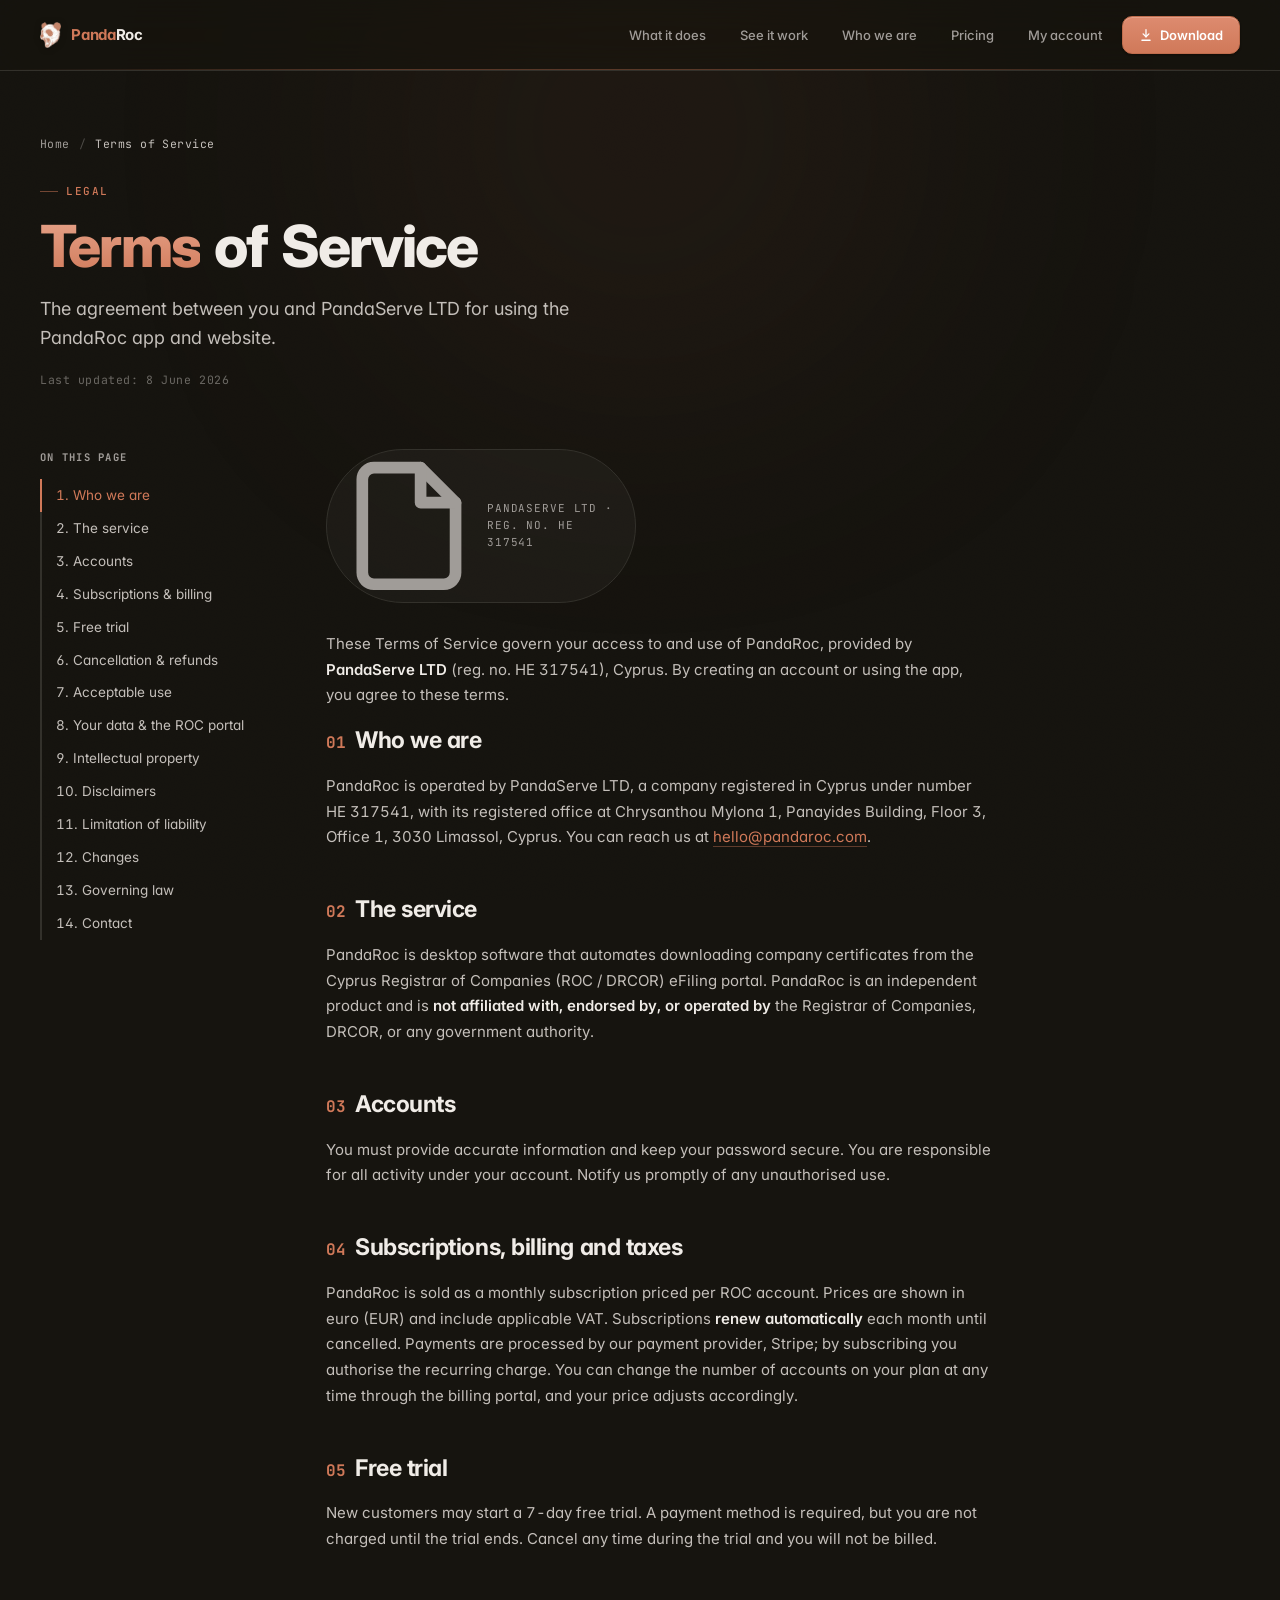
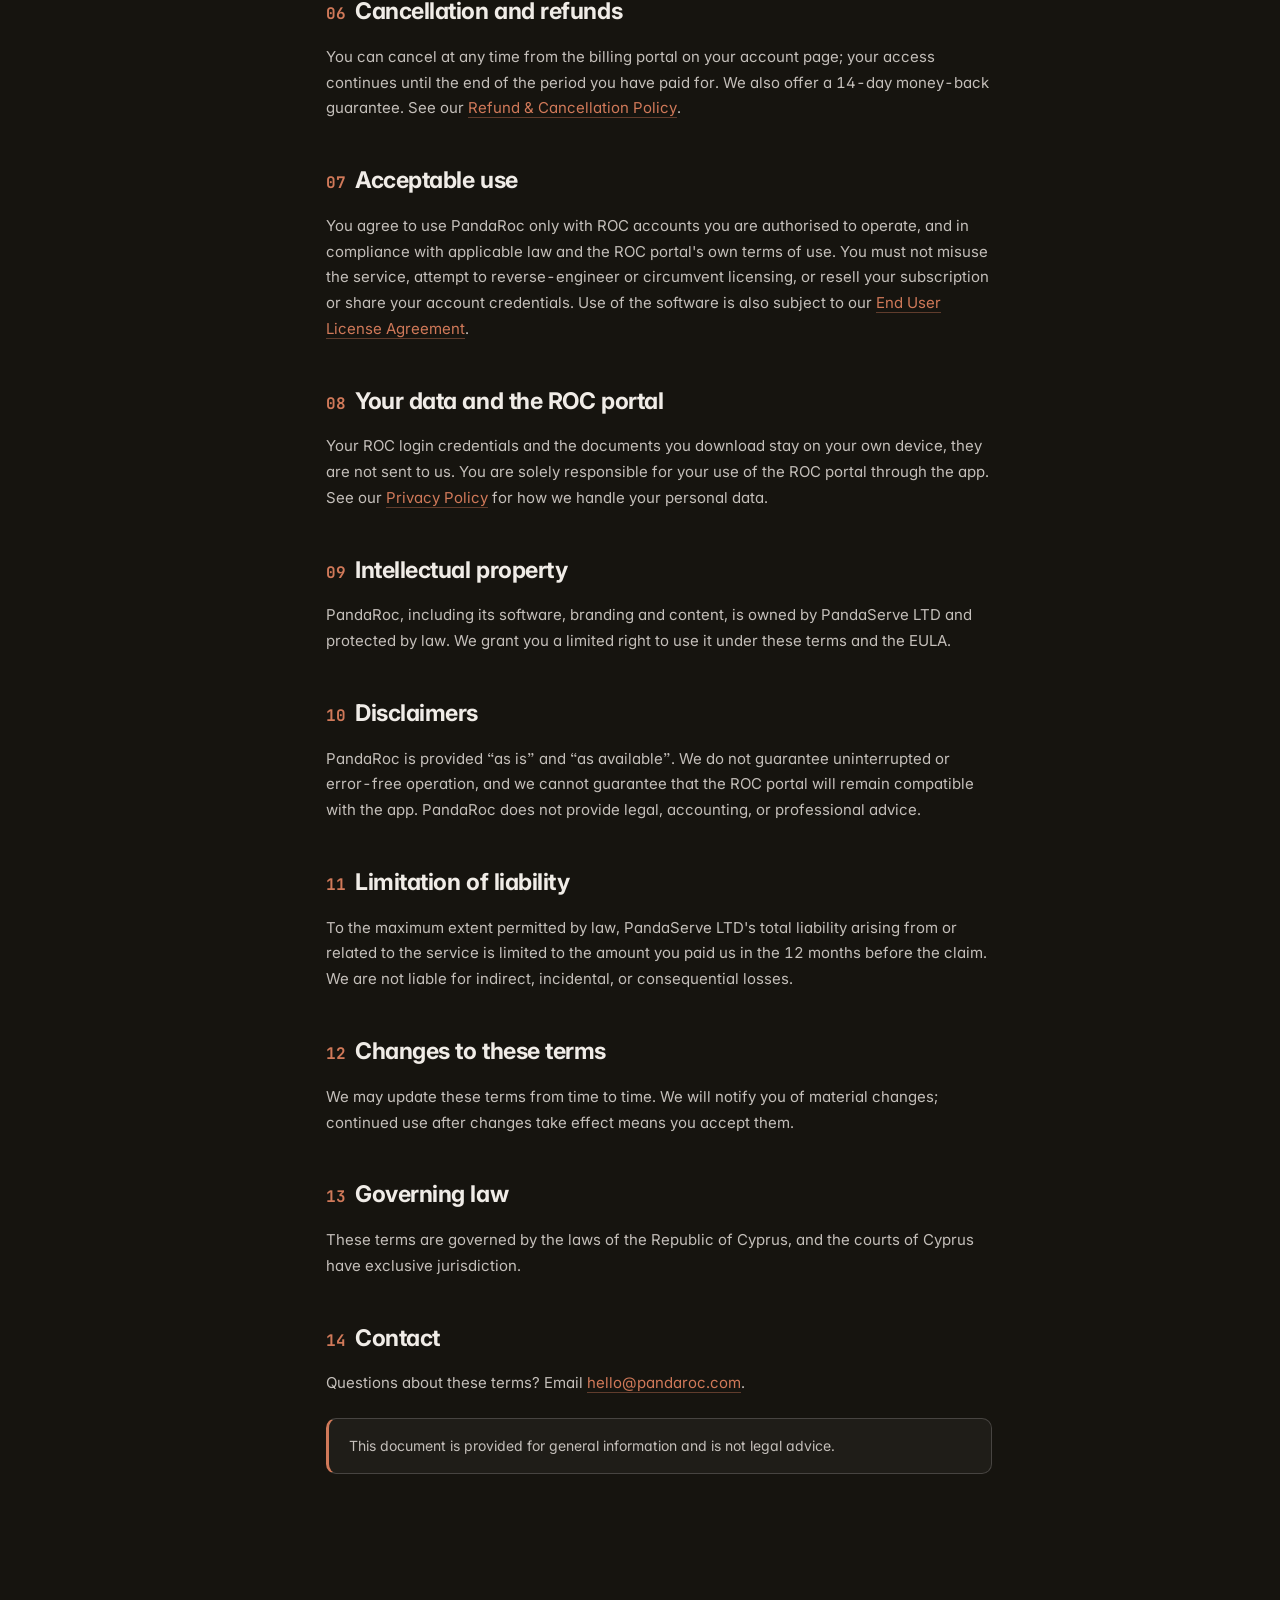
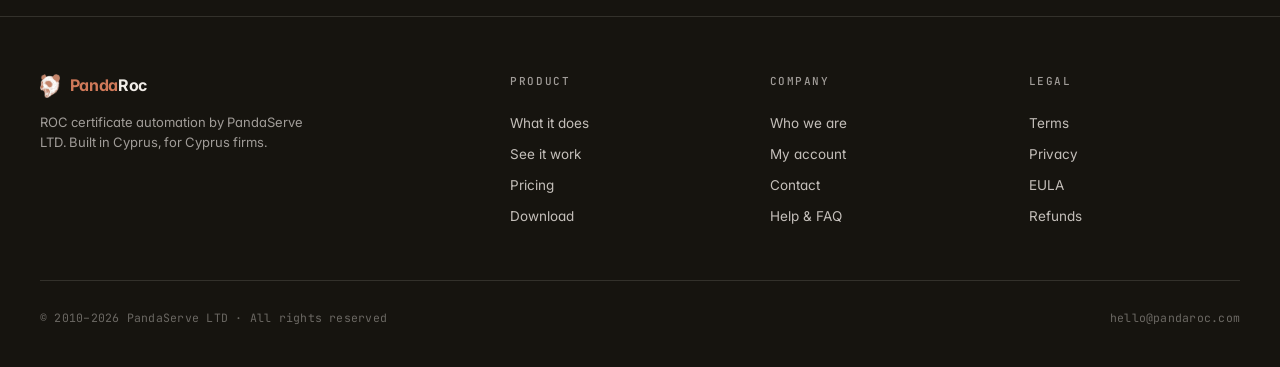
<file: terms.html>
<!DOCTYPE html>
<html lang="en" data-theme="dark">
<head>
<meta charset="UTF-8" />
<meta name="viewport" content="width=device-width, initial-scale=1.0" />
<meta name="color-scheme" content="dark" />
<title>Terms of Service · PandaRoc</title>
<meta name="description" content="The terms governing your use of PandaRoc, provided by PandaServe LTD, Cyprus." />
<link rel="canonical" href="https://pandaroc.com/terms.html" />
<meta property="og:title" content="Terms of Service · PandaRoc" />
<meta property="og:description" content="The terms governing your use of PandaRoc, provided by PandaServe LTD, Cyprus." />
<meta property="og:url" content="https://pandaroc.com/terms.html" />
<link rel="icon" href="assets/favicon.ico" type="image/x-icon" />
<script src="/assets/vendor/lucide.min.js" defer></script>
<script src="/js/actions.js" defer></script>
<link rel="preconnect" href="https://fonts.googleapis.com" />
<link rel="preconnect" href="https://fonts.gstatic.com" crossorigin />
<link href="https://fonts.googleapis.com/css2?family=Inter:wght@400;500;600;700;800&family=JetBrains+Mono:wght@400;500&display=swap" rel="stylesheet" />
<link rel="stylesheet" href="shared/tokens.css" />
<link rel="stylesheet" href="pages.css" />
</head>
<body>
<div class="grain-body" aria-hidden="true"></div>
<div class="grain-coarse" aria-hidden="true"></div>
<div class="scroll-progress" id="scrollProgress" aria-hidden="true"></div>

<nav class="nav">
  <a href="index.html#top" class="nav-brand"><img src="assets/logo.png" alt="" /><span><span class="accent">Panda</span>Roc</span></a>
  <button class="nav-toggle" data-nav-toggle aria-label="Menu">
    <svg viewBox="0 0 24 24" fill="none" stroke="currentColor" stroke-width="2" stroke-linecap="round"><line x1="3" y1="6" x2="21" y2="6"/><line x1="3" y1="12" x2="21" y2="12"/><line x1="3" y1="18" x2="21" y2="18"/></svg>
  </button>
  <div class="nav-links">
    <a href="index.html#features" class="nav-link">What it does</a>
    <a href="index.html#video" class="nav-link">See it work</a>
    <a href="index.html#who" class="nav-link">Who we are</a>
    <a href="index.html#pricing" class="nav-link">Pricing</a>
    <a href="account.html" class="nav-link">My account</a>
    <a href="index.html#download" class="nav-cta">
      <svg viewBox="0 0 24 24" fill="none" stroke="currentColor" stroke-width="2.2" stroke-linecap="round" stroke-linejoin="round"><path d="M12 3v12"/><path d="m7 10 5 5 5-5"/><path d="M5 21h14"/></svg>
      Download
    </a>
  </div>
</nav>

<header class="page-hero">
  <div class="page-glow" aria-hidden="true"></div>
  <div class="wrap">
    <div class="crumbs"><a href="index.html#top">Home</a><span class="sep">/</span><span class="here">Terms of Service</span></div>
    <div class="eyebrow">Legal</div>
    <h1><em>Terms</em> of Service</h1>
    <p class="lead">The agreement between you and PandaServe LTD for using the PandaRoc app and website.</p>
    <div class="page-updated">Last updated: 8 June 2026</div>
  </div>
</header>

<section class="page-section last">
  <div class="wrap">
    <div class="legal-layout">
      <aside class="toc">
        <h4>On this page</h4>
        <a href="#t1">1. Who we are</a>
        <a href="#t2">2. The service</a>
        <a href="#t3">3. Accounts</a>
        <a href="#t4">4. Subscriptions &amp; billing</a>
        <a href="#t5">5. Free trial</a>
        <a href="#t6">6. Cancellation &amp; refunds</a>
        <a href="#t7">7. Acceptable use</a>
        <a href="#t8">8. Your data &amp; the ROC portal</a>
        <a href="#t9">9. Intellectual property</a>
        <a href="#t10">10. Disclaimers</a>
        <a href="#t11">11. Limitation of liability</a>
        <a href="#t12">12. Changes</a>
        <a href="#t13">13. Governing law</a>
        <a href="#t14">14. Contact</a>
      </aside>
      <div class="prose reveal">
        <div class="legal-tag"><svg viewBox="0 0 24 24" fill="none" stroke="currentColor" stroke-width="2" stroke-linecap="round" stroke-linejoin="round"><path d="M14 2H6a2 2 0 0 0-2 2v16a2 2 0 0 0 2 2h12a2 2 0 0 0 2-2V8z"/><path d="M14 2v6h6"/></svg>PandaServe LTD · reg. no. HE 317541</div>
        <p>These Terms of Service govern your access to and use of PandaRoc, provided by <strong>PandaServe LTD</strong> (reg. no. HE 317541), Cyprus. By creating an account or using the app, you agree to these terms.</p>

        <h2 id="t1"><span class="num">01</span>Who we are</h2>
        <p>PandaRoc is operated by PandaServe LTD, a company registered in Cyprus under number HE 317541, with its registered office at Chrysanthou Mylona 1, Panayides Building, Floor 3, Office 1, 3030 Limassol, Cyprus. You can reach us at <a href="mailto:hello@pandaroc.com">hello@pandaroc.com</a>.</p>

        <h2 id="t2"><span class="num">02</span>The service</h2>
        <p>PandaRoc is desktop software that automates downloading company certificates from the Cyprus Registrar of Companies (ROC / DRCOR) eFiling portal. PandaRoc is an independent product and is <strong>not affiliated with, endorsed by, or operated by</strong> the Registrar of Companies, DRCOR, or any government authority.</p>

        <h2 id="t3"><span class="num">03</span>Accounts</h2>
        <p>You must provide accurate information and keep your password secure. You are responsible for all activity under your account. Notify us promptly of any unauthorised use.</p>

        <h2 id="t4"><span class="num">04</span>Subscriptions, billing and taxes</h2>
        <p>PandaRoc is sold as a monthly subscription priced per ROC account. Prices are shown in euro (EUR) and include applicable VAT. Subscriptions <strong>renew automatically</strong> each month until cancelled. Payments are processed by our payment provider, Stripe; by subscribing you authorise the recurring charge. You can change the number of accounts on your plan at any time through the billing portal, and your price adjusts accordingly.</p>

        <h2 id="t5"><span class="num">05</span>Free trial</h2>
        <p>New customers may start a 7-day free trial. A payment method is required, but you are not charged until the trial ends. Cancel any time during the trial and you will not be billed.</p>

        <h2 id="t6"><span class="num">06</span>Cancellation and refunds</h2>
        <p>You can cancel at any time from the billing portal on your account page; your access continues until the end of the period you have paid for. We also offer a 14-day money-back guarantee. See our <a href="refund.html">Refund &amp; Cancellation Policy</a>.</p>

        <h2 id="t7"><span class="num">07</span>Acceptable use</h2>
        <p>You agree to use PandaRoc only with ROC accounts you are authorised to operate, and in compliance with applicable law and the ROC portal's own terms of use. You must not misuse the service, attempt to reverse-engineer or circumvent licensing, or resell your subscription or share your account credentials. Use of the software is also subject to our <a href="eula.html">End User License Agreement</a>.</p>

        <h2 id="t8"><span class="num">08</span>Your data and the ROC portal</h2>
        <p>Your ROC login credentials and the documents you download stay on your own device, they are not sent to us. You are solely responsible for your use of the ROC portal through the app. See our <a href="privacy.html">Privacy Policy</a> for how we handle your personal data.</p>

        <h2 id="t9"><span class="num">09</span>Intellectual property</h2>
        <p>PandaRoc, including its software, branding and content, is owned by PandaServe LTD and protected by law. We grant you a limited right to use it under these terms and the EULA.</p>

        <h2 id="t10"><span class="num">10</span>Disclaimers</h2>
        <p>PandaRoc is provided &ldquo;as is&rdquo; and &ldquo;as available&rdquo;. We do not guarantee uninterrupted or error-free operation, and we cannot guarantee that the ROC portal will remain compatible with the app. PandaRoc does not provide legal, accounting, or professional advice.</p>

        <h2 id="t11"><span class="num">11</span>Limitation of liability</h2>
        <p>To the maximum extent permitted by law, PandaServe LTD's total liability arising from or related to the service is limited to the amount you paid us in the 12 months before the claim. We are not liable for indirect, incidental, or consequential losses.</p>

        <h2 id="t12"><span class="num">12</span>Changes to these terms</h2>
        <p>We may update these terms from time to time. We will notify you of material changes; continued use after changes take effect means you accept them.</p>

        <h2 id="t13"><span class="num">13</span>Governing law</h2>
        <p>These terms are governed by the laws of the Republic of Cyprus, and the courts of Cyprus have exclusive jurisdiction.</p>

        <h2 id="t14"><span class="num">14</span>Contact</h2>
        <p>Questions about these terms? Email <a href="mailto:hello@pandaroc.com">hello@pandaroc.com</a>.</p>

        <div class="note">This document is provided for general information and is not legal advice.</div>
      </div>
    </div>
  </div>
</section>

<footer>
  <div class="wrap">
    <div class="foot-grid">
      <div>
        <div class="foot-brand"><img src="assets/logo.png" alt="" /><span><span class="accent">Panda</span>Roc</span></div>
        <p class="foot-tag">ROC certificate automation by PandaServe LTD. Built in Cyprus, for Cyprus firms.</p>
      </div>
      <div class="foot-col"><h5>Product</h5><a href="index.html#features">What it does</a><a href="index.html#video">See it work</a><a href="index.html#pricing">Pricing</a><a href="index.html#download">Download</a></div>
      <div class="foot-col"><h5>Company</h5><a href="index.html#who">Who we are</a><a href="account.html">My account</a><a href="mailto:hello@pandaroc.com">Contact</a><a href="faq.html">Help &amp; FAQ</a></div>
      <div class="foot-col"><h5>Legal</h5><a href="terms.html">Terms</a><a href="privacy.html">Privacy</a><a href="eula.html">EULA</a><a href="refund.html">Refunds</a></div>
    </div>
    <div class="foot-bottom"><span>&copy; 2010&ndash;2026 PandaServe LTD &middot; All rights reserved</span><span>hello@pandaroc.com</span></div>
  </div>
</footer>

<script src="/js/terms.js" defer></script>
</body>
</html>
</file>
<file: shared/tokens.css>
/* ═══════════════════════════════════════════════════════════
   PandaRoc — Shared Ember design tokens + base chrome
   Used by all three overhaul directions.
   ═══════════════════════════════════════════════════════════ */

:root {
  /* Ember scale (from the app) */
  --e1:#16140f; --e2:#1f1d18; --e3:#2a2823; --e4:#33312b;
  --e5:#3b3933; --e6:#474441; --e7:#55524d; --e8:#6b6863;
  --e9:#a09c98; --e10:#9f9b96; --e11:#c4bfba; --e12:#f0ece7;
  --tc8:#bf6d4d; --tc9:#d07959; --tc10:#dd8b6f; --tc11:#e7a58c; --tc12:#f3cdba;
  --green9:#7bb449; --green10:#8ec45a;
  --amber9:#e8891a; --amber10:#f0a032;
  --red9:#e5544b; --red10:#ec6a5e;

  --bg-base:var(--e1);
  --bg-card:var(--e2);
  --bg-elev:var(--e3);
  --bg-hover:var(--e4);
  --text:var(--e12);
  --text-2:var(--e11);
  --muted:var(--e9);
  --subtle:var(--e8);
  --border:var(--e4);
  --border-strong:var(--e6);
  --accent:var(--tc9);
  --accent-2:var(--tc10);
  --accent-soft:color-mix(in oklch, var(--tc9) 14%, transparent);
  --accent-faint:color-mix(in oklch, var(--tc9) 7%, transparent);
  --nav-bg:rgba(22,20,15,0.62);

  --r-sm:6px; --r-md:10px; --r-lg:14px; --r-xl:20px; --r-2xl:28px;
  --ease:cubic-bezier(0.16,1,0.3,1);
  --ease-out:cubic-bezier(0.22,1,0.36,1);
  --dur:240ms;

  --shadow-sm:0 1px 2px rgba(20,12,4,0.45),0 1px 1px rgba(20,12,4,0.30);
  --shadow-md:0 6px 18px rgba(20,12,4,0.50),0 2px 6px rgba(20,12,4,0.32);
  --shadow-lg:0 18px 44px rgba(20,12,4,0.58),0 6px 14px rgba(20,12,4,0.38);
  --shadow-xl:0 36px 90px rgba(20,12,4,0.62),0 14px 30px rgba(20,12,4,0.4);

  --maxw:1320px;
}

* { box-sizing:border-box; margin:0; padding:0; }
html { scroll-behavior:smooth; -webkit-text-size-adjust:100%; }
html, body { background:var(--bg-base); color:var(--text); color-scheme:dark; }
body {
  font-family:'Inter',-apple-system,BlinkMacSystemFont,sans-serif;
  font-feature-settings:'cv11','ss01','ss03';
  font-variant-numeric:tabular-nums;
  -webkit-font-smoothing:antialiased;
  font-size:15px; line-height:1.55;
  overflow-x:hidden;
}
.mono { font-family:'JetBrains Mono', ui-monospace, monospace; }
a { color:inherit; text-decoration:none; }
button { font-family:inherit; cursor:pointer; border:none; background:none; color:inherit; }
img { display:block; max-width:100%; }
::selection { background:color-mix(in oklch, var(--accent) 38%, transparent); color:#fff; }

/* ═══ Grain ═══ */
.grain-body, .grain-coarse {
  position:fixed; inset:0; z-index:1; pointer-events:none;
}
.grain-body {
  background-image:url('../assets/grain-body.svg');
  background-size:200px 200px; opacity:0.085; mix-blend-mode:soft-light;
}
.grain-coarse {
  background-image:url('../assets/grain-coarse.svg');
  background-size:480px 480px; opacity:0.04; mix-blend-mode:soft-light;
}

/* ═══ Container ═══ */
.wrap { max-width:var(--maxw); margin:0 auto; padding:0 40px; position:relative; z-index:2; }

/* ═══ Eyebrow ═══ */
.eyebrow {
  display:inline-flex; align-items:center; gap:8px;
  font-family:'JetBrains Mono', monospace;
  font-size:11px; font-weight:500; letter-spacing:0.14em; text-transform:uppercase;
  color:var(--accent);
}
.eyebrow::before { content:''; width:18px; height:1px; background:currentColor; opacity:0.5; }

/* ═══ Buttons ═══ */
.btn {
  display:inline-flex; align-items:center; gap:9px;
  padding:14px 22px; border-radius:var(--r-md);
  font-size:14px; font-weight:600; border:1px solid transparent;
  transition:transform var(--dur) var(--ease), box-shadow var(--dur) var(--ease), background var(--dur) var(--ease), border-color var(--dur) var(--ease), color var(--dur) var(--ease);
}
.btn svg { width:16px; height:16px; }
.btn-primary {
  color:#fff; background:linear-gradient(180deg, var(--tc10), var(--tc9));
  border-color:var(--tc8); box-shadow:var(--shadow-md), inset 0 1px 0 rgba(255,255,255,0.18);
}
.btn-primary:hover {
  background:linear-gradient(180deg, var(--tc11), var(--tc10));
  transform:translateY(-1px); box-shadow:var(--shadow-lg), inset 0 1px 0 rgba(255,255,255,0.22);
}
.btn-ghost {
  color:var(--text-2); background:rgba(255,255,255,0.03); border-color:var(--border-strong);
}
.btn-ghost:hover { background:rgba(255,255,255,0.06); color:var(--text); border-color:var(--e7); }

/* ═══ Shared nav ═══ */
.nav {
  position:sticky; top:0; z-index:60;
  display:flex; align-items:center; justify-content:space-between;
  padding:16px 40px;
  background:var(--nav-bg);
  backdrop-filter:blur(28px) saturate(180%);
  -webkit-backdrop-filter:blur(28px) saturate(180%);
  border-bottom:1px solid var(--border);
}
.nav::after {
  content:''; position:absolute; bottom:0; left:0; right:0; height:1px;
  background:linear-gradient(90deg, transparent, color-mix(in oklch, var(--accent) 35%, transparent) 30%, color-mix(in oklch, var(--accent) 35%, transparent) 70%, transparent);
  pointer-events:none;
}
.nav-brand { display:flex; align-items:center; gap:10px; font-weight:700; font-size:15px; letter-spacing:-0.3px; }
.nav-brand img { height:26px; width:auto; filter:drop-shadow(0 1px 3px rgba(0,0,0,0.25)); }
.nav-brand .accent { color:var(--accent); }
.nav-links { display:flex; align-items:center; gap:6px; }
.nav-link {
  padding:7px 14px; border-radius:999px; font-size:13px; font-weight:500; color:var(--muted);
  transition:color var(--dur) var(--ease), background var(--dur) var(--ease);
}
.nav-link:hover { color:var(--text); background:rgba(255,255,255,0.04); }
.nav-cta {
  display:inline-flex; align-items:center; gap:7px;
  padding:8px 16px; border-radius:var(--r-md);
  font-size:13px; font-weight:600; color:#fff;
  background:linear-gradient(180deg, var(--tc10), var(--tc9));
  border:1px solid var(--tc8);
  box-shadow:var(--shadow-sm), inset 0 1px 0 rgba(255,255,255,0.18);
  transition:transform var(--dur) var(--ease), box-shadow var(--dur) var(--ease), background var(--dur) var(--ease);
}
.nav-cta:hover { background:linear-gradient(180deg, var(--tc11), var(--tc10)); transform:translateY(-1px); box-shadow:var(--shadow-md), inset 0 1px 0 rgba(255,255,255,0.2); }
.nav-cta svg { width:14px; height:14px; }

/* ═══ Footer ═══ */
footer { border-top:1px solid var(--border); padding:56px 0 40px; margin-top:40px; position:relative; z-index:2; }
.foot-grid { display:grid; grid-template-columns:2fr 1fr 1fr 1fr; gap:48px; margin-bottom:48px; }
.foot-brand { display:flex; align-items:center; gap:10px; font-weight:700; font-size:16px; letter-spacing:-0.3px; margin-bottom:14px; }
.foot-brand img { height:24px; }
.foot-brand .accent { color:var(--accent); }
.foot-tag { font-size:13px; color:var(--muted); max-width:280px; line-height:1.55; }
.foot-col h5 { font-family:'JetBrains Mono', monospace; font-size:11px; font-weight:500; letter-spacing:0.14em; text-transform:uppercase; color:var(--muted); margin-bottom:18px; }
.foot-col a { display:block; font-size:13.5px; color:var(--text-2); padding:5px 0; transition:color var(--dur) var(--ease); }
.foot-col a:hover { color:var(--accent); }
.foot-bottom { border-top:1px solid var(--border); padding-top:28px; display:flex; align-items:center; justify-content:space-between; font-family:'JetBrains Mono', monospace; font-size:11.5px; color:var(--subtle); letter-spacing:0.02em; }

/* ═══ Image placeholder (for screens not yet provided) ═══ */
.ph {
  position:relative; display:grid; place-items:center;
  background:
    repeating-linear-gradient(135deg, rgba(255,255,255,0.018) 0 10px, transparent 10px 20px),
    var(--bg-elev);
  color:var(--subtle); font-family:'JetBrains Mono', monospace; font-size:11px;
  letter-spacing:0.1em; text-transform:uppercase; text-align:center; padding:24px;
  border:1px dashed var(--border-strong); border-radius:var(--r-lg);
}

/* ═══ Reduced motion ═══ */
@media (prefers-reduced-motion: reduce) {
  html { scroll-behavior:auto; }
  *, *::before, *::after { animation-duration:0.001ms !important; animation-iteration-count:1 !important; transition-duration:0.001ms !important; }
}

/* ═══ Responsive nav (mobile) ═══ */
.nav-toggle { display:none; width:36px; height:36px; border-radius:var(--r-md); color:var(--muted); align-items:center; justify-content:center; }
.nav-toggle svg { width:20px; height:20px; }
@media (max-width: 720px) {
  .nav { padding:14px 20px; }
  .nav-links {
    display:none; position:fixed; top:60px; left:0; right:0;
    background:var(--nav-bg); backdrop-filter:blur(28px) saturate(180%); -webkit-backdrop-filter:blur(28px) saturate(180%);
    flex-direction:column; padding:16px 20px; border-bottom:1px solid var(--border); gap:4px;
  }
  .nav-links.open { display:flex; }
  .nav-toggle { display:flex; }
  .wrap { padding:0 20px; }
  .foot-grid { grid-template-columns:1fr 1fr; gap:32px; }
}
</file>
<file: pages.css>
/* ═══════════════════════════════════════════════════════════
   PandaRoc — Inner page styles (account, help/FAQ, legal)
   Builds on shared/tokens.css. Matches the Flowline site.
   ═══════════════════════════════════════════════════════════ */

/* ═══════════ AUTH (login / register) ═══════════ */
.auth-body { min-height:100vh; display:flex; flex-direction:column; }
.auth-shell { flex:1; display:grid; grid-template-columns:1.05fr 1fr; min-height:0; }

/* left: branded value panel */
.auth-aside { position:relative; overflow:hidden; display:flex; flex-direction:column; justify-content:space-between; padding:48px 56px; border-right:1px solid var(--border); background:linear-gradient(165deg, color-mix(in oklch, var(--accent) 9%, var(--bg-base)), var(--bg-base) 60%); }
.auth-aside .aside-glow { position:absolute; width:680px; height:680px; border-radius:50%; filter:blur(150px); background:radial-gradient(circle, color-mix(in oklch, var(--tc9) 34%, transparent), transparent 70%); top:-280px; left:-120px; opacity:0.6; pointer-events:none; }
.auth-aside .flow-field { position:absolute; inset:0; z-index:0; pointer-events:none; }
.auth-aside .flow-field svg { position:absolute; width:130%; height:100%; left:-15%; top:0; }
.auth-aside .flow-field path { fill:none; stroke:var(--accent); stroke-width:1.4; opacity:0.16; stroke-dasharray:7 12; animation:drift 26s linear infinite; }
.auth-aside .flow-field path:nth-child(2){ opacity:0.1; animation-duration:34s; }
.auth-aside .flow-field path:nth-child(3){ opacity:0.07; animation-duration:42s; }
@keyframes drift { to { stroke-dashoffset:-380; } }
.auth-aside > * { position:relative; z-index:1; }
.auth-brand { display:flex; align-items:center; gap:11px; font-weight:700; font-size:17px; letter-spacing:-0.3px; }
.auth-brand img { height:30px; filter:drop-shadow(0 1px 3px rgba(0,0,0,0.25)); }
.auth-brand .accent { color:var(--accent); }
.aside-mid { max-width:430px; }
.aside-mid h2 { font-size:clamp(30px,3.4vw,44px); line-height:1.04; letter-spacing:-0.03em; font-weight:800; margin-bottom:20px; text-wrap:balance; }
.aside-mid h2 em { font-style:normal; background:linear-gradient(180deg, var(--tc11), var(--tc9)); -webkit-background-clip:text; -webkit-text-fill-color:transparent; }
.aside-points { display:flex; flex-direction:column; gap:16px; margin-top:8px; }
.aside-point { display:flex; align-items:flex-start; gap:13px; }
.aside-point .pi { width:34px; height:34px; border-radius:9px; display:grid; place-items:center; flex:none; background:color-mix(in oklch, var(--accent) 14%, transparent); border:1px solid color-mix(in oklch, var(--accent) 26%, transparent); color:var(--accent); }
.aside-point .pi svg { width:17px; height:17px; }
.aside-point .pt { font-size:14.5px; font-weight:600; }
.aside-point .ps { font-size:13px; color:var(--muted); margin-top:2px; line-height:1.5; }
.aside-foot { display:flex; align-items:center; gap:9px; font-family:'JetBrains Mono',monospace; font-size:11px; letter-spacing:0.04em; color:var(--subtle); }
.aside-foot svg { width:14px; height:14px; opacity:0.7; }

/* right: form panel */
.auth-main { display:flex; flex-direction:column; padding:32px 56px 48px; overflow-y:auto; }
.auth-topbar { display:flex; align-items:center; justify-content:space-between; gap:16px; margin-bottom:auto; }
.auth-topbar .home-link { display:inline-flex; align-items:center; gap:7px; font-size:13px; color:var(--muted); transition:color var(--dur) var(--ease); }
.auth-topbar .home-link:hover { color:var(--accent); }
.auth-topbar .home-link svg { width:15px; height:15px; }
.auth-switch { font-size:13px; color:var(--muted); }
.auth-switch a { color:var(--accent); font-weight:600; border-bottom:1px solid color-mix(in oklch, var(--accent) 40%, transparent); }
.auth-card { width:100%; max-width:400px; margin:36px auto; }
.auth-head { margin-bottom:30px; }
.auth-head .eyebrow { margin-bottom:16px; }
.auth-head h1 { font-size:clamp(28px,4vw,38px); font-weight:800; letter-spacing:-0.03em; line-height:1.05; margin-bottom:10px; }
.auth-head p { font-size:15px; color:var(--text-2); line-height:1.55; }

/* form fields */
.field { margin-bottom:17px; }
.field label { display:block; font-family:'JetBrains Mono',monospace; font-size:10.5px; letter-spacing:0.1em; text-transform:uppercase; color:var(--muted); margin-bottom:8px; }
.input-wrap { position:relative; display:flex; align-items:center; }
.input-wrap > svg { position:absolute; left:14px; width:17px; height:17px; color:var(--muted); pointer-events:none; transition:color var(--dur) var(--ease); }
.input-wrap input { width:100%; box-sizing:border-box; padding:13px 14px 13px 42px; background:var(--bg-card); border:1px solid var(--border-strong); border-radius:var(--r-md); color:var(--text); font-family:inherit; font-size:14.5px; transition:border-color var(--dur) var(--ease), box-shadow var(--dur) var(--ease), background var(--dur) var(--ease); }
.input-wrap input::placeholder { color:var(--subtle); }
.input-wrap input:focus { outline:none; border-color:color-mix(in oklch, var(--accent) 55%, transparent); background:var(--bg-elev); box-shadow:0 0 0 4px color-mix(in oklch, var(--accent) 12%, transparent); }
.input-wrap input:focus ~ svg, .input-wrap:focus-within > svg { color:var(--accent); }
.input-wrap .toggle-pw { position:absolute; right:8px; width:32px; height:32px; display:grid; place-items:center; color:var(--muted); border-radius:8px; transition:color var(--dur) var(--ease), background var(--dur) var(--ease); }
.input-wrap .toggle-pw:hover { color:var(--text); background:rgba(255,255,255,0.05); }
.input-wrap .toggle-pw svg { width:16px; height:16px; }
.field-row { display:grid; grid-template-columns:1fr 1fr; gap:13px; }

/* strength meter */
.pw-strength { display:flex; align-items:center; gap:10px; margin-top:10px; }
.pw-bars { display:flex; gap:4px; flex:1; }
.pw-bars span { height:4px; flex:1; border-radius:3px; background:rgba(255,255,255,0.08); transition:background var(--dur) var(--ease); }
.pw-strength.s1 .pw-bars span:nth-child(1){ background:var(--red9); }
.pw-strength.s2 .pw-bars span:nth-child(-n+2){ background:var(--amber9); }
.pw-strength.s3 .pw-bars span:nth-child(-n+3){ background:var(--amber10); }
.pw-strength.s4 .pw-bars span{ background:var(--green10); }
.pw-label { font-family:'JetBrains Mono',monospace; font-size:10px; letter-spacing:0.06em; text-transform:uppercase; color:var(--muted); min-width:54px; text-align:right; }

/* options row */
.auth-opts { display:flex; align-items:center; justify-content:space-between; gap:12px; margin:4px 0 22px; flex-wrap:wrap; }
.check { display:inline-flex; align-items:center; gap:9px; font-size:13px; color:var(--text-2); cursor:pointer; user-select:none; }
.check input { position:absolute; opacity:0; width:0; height:0; }
.check .box { width:18px; height:18px; border-radius:6px; border:1px solid var(--border-strong); background:var(--bg-card); display:grid; place-items:center; transition:all var(--dur) var(--ease); flex:none; }
.check .box svg { width:12px; height:12px; color:#fff; opacity:0; transform:scale(0.5); transition:all var(--dur) var(--ease); }
.check input:checked ~ .box { background:linear-gradient(180deg,var(--tc10),var(--tc9)); border-color:var(--tc8); }
.check input:checked ~ .box svg { opacity:1; transform:none; }
.check input:focus-visible ~ .box { box-shadow:0 0 0 4px color-mix(in oklch, var(--accent) 14%, transparent); }
.check.terms { align-items:flex-start; font-size:12.5px; color:var(--muted); line-height:1.5; }
.check.terms a { color:var(--accent); border-bottom:1px solid color-mix(in oklch, var(--accent) 40%, transparent); }
.link-accent { font-size:13px; color:var(--accent); font-weight:500; }
.link-accent:hover { text-decoration:underline; }
.auth-card .btn.btn-primary { width:100%; justify-content:center; padding:15px; font-size:15px; }

/* divider + social */
.auth-divider { display:flex; align-items:center; gap:14px; margin:24px 0; color:var(--subtle); font-family:'JetBrains Mono',monospace; font-size:10.5px; letter-spacing:0.1em; text-transform:uppercase; }
.auth-divider::before, .auth-divider::after { content:''; flex:1; height:1px; background:var(--border); }
.btn-social { width:100%; justify-content:center; gap:10px; }
.btn-social svg { width:17px; height:17px; }
.auth-fineprint { font-size:12px; color:var(--subtle); text-align:center; margin-top:22px; line-height:1.5; }
.auth-fineprint a { color:var(--muted); border-bottom:1px solid var(--border-strong); }
.auth-error { display:none; margin:0 0 16px; padding:11px 14px; border-radius:var(--r-md); background:color-mix(in oklch, var(--red9) 12%, transparent); border:1px solid color-mix(in oklch, var(--red9) 32%, transparent); color:var(--red10); font-size:13px; line-height:1.45; }
.auth-error a { color:var(--red10); text-decoration:underline; }
#googleBtn { display:flex; justify-content:center; min-height:44px; }

@media (max-width: 860px) {
  .auth-shell { grid-template-columns:1fr; }
  .auth-aside { display:none; }
  .auth-main { padding:24px 28px 40px; }
}
@media (max-width: 460px) {
  .field-row { grid-template-columns:1fr; gap:0; }
}

/* ambient glow behind page heroes */
.page-glow {
  position:absolute; width:760px; height:520px; border-radius:50%;
  filter:blur(150px); pointer-events:none; z-index:0;
  background:radial-gradient(circle, color-mix(in oklch, var(--tc9) 30%, transparent), transparent 70%);
  top:-200px; left:50%; transform:translateX(-50%); opacity:0.55;
}

/* ── page hero ── */
.page-hero { position:relative; z-index:2; padding:64px 0 30px; }
.crumbs { display:flex; align-items:center; gap:9px; font-family:'JetBrains Mono',monospace; font-size:11.5px; letter-spacing:0.04em; color:var(--muted); margin-bottom:22px; }
.crumbs a { color:var(--muted); transition:color var(--dur) var(--ease); }
.crumbs a:hover { color:var(--accent); }
.crumbs .sep { opacity:0.4; }
.crumbs .here { color:var(--text-2); }
.page-hero h1 { font-size:clamp(36px,5vw,58px); line-height:1.06; letter-spacing:-0.035em; font-weight:800; margin:16px 0 18px; text-wrap:pretty; }
.page-hero h1 em { font-style:normal; background:linear-gradient(180deg, var(--tc11), var(--tc9)); -webkit-background-clip:text; -webkit-text-fill-color:transparent; }
.page-hero .lead { font-size:18px; color:var(--text-2); max-width:620px; line-height:1.6; text-wrap:pretty; }
.page-updated { font-family:'JetBrains Mono',monospace; font-size:11.5px; letter-spacing:0.05em; color:var(--subtle); margin-top:18px; }
.acct-signout { display:inline-flex; align-items:center; gap:7px; font-size:12.5px; font-weight:500; color:var(--text-2); padding:7px 13px; border-radius:999px; border:1px solid var(--border-strong); background:rgba(255,255,255,0.03); transition:all var(--dur) var(--ease); white-space:nowrap; }
.acct-signout:hover { color:var(--text); border-color:var(--e7); background:rgba(255,255,255,0.06); }
.acct-signout svg { width:14px; height:14px; }

/* generic section spacing inside pages */
.page-section { position:relative; z-index:2; padding:30px 0; }
.page-section.last { padding-bottom:80px; }

/* reveal */
.reveal { opacity:0; transform:translateY(22px); transition:opacity 0.7s var(--ease), transform 0.7s var(--ease); }
.reveal.visible { opacity:1; transform:none; }
.scroll-progress { position:fixed; top:0; left:0; height:2px; width:0; z-index:100; background:linear-gradient(90deg, var(--tc9), var(--tc11)); box-shadow:0 0 10px color-mix(in oklch, var(--accent) 70%, transparent); }

/* ═══════════ ACCOUNT ═══════════ */
.acct-grid { display:grid; grid-template-columns:1.5fr 1fr; gap:22px; align-items:start; }
.card-pr {
  position:relative; background:var(--bg-card); border:1px solid var(--border); border-radius:var(--r-xl);
  padding:28px 30px; box-shadow:var(--shadow-md); overflow:hidden;
}
.card-pr::before { content:''; position:absolute; inset:0; background-image:url('assets/grain-card.svg'); background-size:220px; opacity:0.045; mix-blend-mode:overlay; pointer-events:none; }
.card-pr > * { position:relative; }
.card-pr.feature { border-color:color-mix(in oklch, var(--accent) 32%, transparent); background:linear-gradient(165deg, color-mix(in oklch, var(--accent) 8%, var(--bg-card)), var(--bg-card)); }
.card-pr.feature::after { content:''; position:absolute; width:420px; height:420px; border-radius:50%; filter:blur(120px); background:radial-gradient(circle, color-mix(in oklch, var(--tc9) 22%, transparent), transparent 70%); top:-240px; right:-150px; pointer-events:none; }

.card-head { display:flex; align-items:center; justify-content:space-between; gap:16px; margin-bottom:22px; }
.card-head .ct { display:flex; align-items:center; gap:11px; font-size:13px; font-family:'JetBrains Mono',monospace; letter-spacing:0.1em; text-transform:uppercase; color:var(--muted); }
.card-head .ct svg, .card-head .ct i { width:16px; height:16px; color:var(--accent); }

/* plan summary */
.plan-row { display:flex; align-items:flex-end; justify-content:space-between; gap:20px; flex-wrap:wrap; }
.plan-name { font-size:30px; font-weight:800; letter-spacing:-0.02em; }
.plan-price { font-family:'JetBrains Mono',monospace; font-size:14px; color:var(--text-2); }
.plan-price b { color:var(--text); font-size:18px; }
.badge-live { display:inline-flex; align-items:center; gap:7px; font-family:'JetBrains Mono',monospace; font-size:10.5px; letter-spacing:0.08em; text-transform:uppercase; color:var(--green10); background:color-mix(in oklch, var(--green10) 12%, transparent); border:1px solid color-mix(in oklch, var(--green10) 26%, transparent); padding:5px 11px; border-radius:999px; }
.badge-live .dot { width:6px; height:6px; border-radius:50%; background:var(--green10); box-shadow:0 0 7px var(--green10); }

/* usage meter */
.meter-wrap { margin:24px 0 6px; }
.meter-top { display:flex; align-items:center; justify-content:space-between; font-size:13px; color:var(--text-2); margin-bottom:10px; }
.meter-top b { color:var(--text); }
.meter { height:9px; border-radius:6px; background:rgba(255,255,255,0.06); overflow:hidden; }
.meter i { display:block; height:100%; border-radius:6px; background:linear-gradient(90deg, var(--tc10), var(--tc9)); width:0; transition:width 1.1s var(--ease); }

/* key/value rows */
.kv { display:flex; align-items:center; justify-content:space-between; gap:16px; padding:15px 0; border-bottom:1px solid var(--border); }
.kv:last-child { border-bottom:none; }
.kv .k { font-family:'JetBrains Mono',monospace; font-size:10.5px; letter-spacing:0.1em; text-transform:uppercase; color:var(--muted); }
.kv .v { font-size:14px; font-weight:600; text-align:right; }
.kv .v.accent { color:var(--accent); }

/* devices */
.device { display:flex; align-items:center; gap:13px; padding:14px 0; border-bottom:1px solid var(--border); }
.device:last-child { border-bottom:none; }
.device .di { width:38px; height:38px; border-radius:10px; display:grid; place-items:center; background:rgba(255,255,255,0.04); border:1px solid var(--border-strong); color:var(--accent); flex:none; }
.device .di svg { width:18px; height:18px; }
.device .dn { font-size:13.5px; font-weight:600; }
.device .dm { font-family:'JetBrains Mono',monospace; font-size:10.5px; color:var(--muted); margin-top:2px; }
.device .dstat { margin-left:auto; font-family:'JetBrains Mono',monospace; font-size:10px; color:var(--green10); display:inline-flex; align-items:center; gap:6px; }
.device .dstat .dot { width:6px; height:6px; border-radius:50%; background:var(--green10); box-shadow:0 0 6px var(--green10); }

/* billing table */
.bill { width:100%; border-collapse:collapse; }
.bill th { text-align:left; font-family:'JetBrains Mono',monospace; font-size:10px; letter-spacing:0.1em; text-transform:uppercase; color:var(--muted); font-weight:500; padding:0 0 14px; border-bottom:1px solid var(--border); }
.bill td { padding:14px 0; border-bottom:1px solid var(--border); font-size:13.5px; }
.bill tr:last-child td { border-bottom:none; }
.bill .amt { font-family:'JetBrains Mono',monospace; font-weight:500; }
.bill .st { font-family:'JetBrains Mono',monospace; font-size:11px; color:var(--green10); display:inline-flex; align-items:center; gap:6px; }
.bill .st svg { width:13px; height:13px; }
.bill .inv { color:var(--accent); font-size:12.5px; }
.bill .inv:hover { text-decoration:underline; }
.btns-stack { display:flex; flex-direction:column; gap:10px; margin-top:24px; }
.btns-stack .btn { width:100%; justify-content:center; }

/* ═══════════ HELP / FAQ ═══════════ */
.help-search { display:flex; align-items:center; gap:12px; max-width:560px; background:var(--bg-card); border:1px solid var(--border-strong); border-radius:var(--r-lg); padding:15px 18px; box-shadow:var(--shadow-sm); margin-top:8px; }
.help-search svg { width:19px; height:19px; color:var(--muted); flex:none; }
.help-search input { flex:1; background:none; border:none; outline:none; color:var(--text); font-family:inherit; font-size:15px; }
.help-search input::placeholder { color:var(--subtle); }

.topic-grid { display:grid; grid-template-columns:repeat(3,1fr); gap:16px; margin-top:8px; }
.topic { display:block; background:var(--bg-card); border:1px solid var(--border); border-radius:var(--r-lg); padding:22px; transition:transform var(--dur) var(--ease), border-color var(--dur) var(--ease), box-shadow var(--dur) var(--ease); }
.topic:hover { transform:translateY(-3px); border-color:var(--border-strong); box-shadow:var(--shadow-md); }
.topic .ti { width:42px; height:42px; border-radius:11px; display:grid; place-items:center; background:color-mix(in oklch, var(--accent) 13%, transparent); border:1px solid color-mix(in oklch, var(--accent) 24%, transparent); color:var(--accent); margin-bottom:16px; }
.topic .ti svg { width:20px; height:20px; }
.topic h3 { font-size:16px; font-weight:700; margin-bottom:7px; letter-spacing:-0.01em; }
.topic p { font-size:13.5px; color:var(--muted); line-height:1.55; }

.faq-group-title { font-size:13px; font-family:'JetBrains Mono',monospace; letter-spacing:0.12em; text-transform:uppercase; color:var(--accent); margin:14px 0 16px; }
.faq { max-width:860px; }
.faq-item { border-bottom:1px solid var(--border); }
.faq-q { width:100%; display:flex; align-items:center; justify-content:space-between; gap:20px; text-align:left; padding:22px 4px; font-size:16.5px; font-weight:600; letter-spacing:-0.01em; color:var(--text); transition:color var(--dur) var(--ease); }
.faq-q:hover { color:var(--accent); }
.faq-q .chev { flex:none; width:22px; height:22px; display:grid; place-items:center; color:var(--muted); transition:transform var(--dur) var(--ease), color var(--dur) var(--ease); }
.faq-q .chev svg { width:18px; height:18px; }
.faq-item.open .faq-q .chev { transform:rotate(45deg); color:var(--accent); }
.faq-a { max-height:0; overflow:hidden; transition:max-height 0.4s var(--ease); }
.faq-a-inner { padding:0 4px 24px; font-size:15px; color:var(--text-2); line-height:1.65; max-width:74ch; }
.faq-a-inner p { margin-bottom:12px; }
.faq-a-inner p:last-child { margin-bottom:0; }
.faq-a-inner a { color:var(--accent); border-bottom:1px solid color-mix(in oklch, var(--accent) 40%, transparent); }
.faq-a-inner strong { color:var(--text); font-weight:600; }

/* contact band */
.contact-card { position:relative; border-radius:var(--r-2xl); border:1px solid var(--border-strong); background:linear-gradient(180deg, color-mix(in oklch, var(--accent) 8%, var(--bg-card)), var(--bg-card)); padding:48px 52px; overflow:hidden; display:flex; align-items:center; justify-content:space-between; gap:28px; flex-wrap:wrap; }
.contact-card::after { content:''; position:absolute; width:520px; height:520px; border-radius:50%; filter:blur(120px); background:radial-gradient(circle, color-mix(in oklch, var(--tc9) 24%, transparent), transparent 70%); top:-280px; right:-140px; pointer-events:none; }
.contact-card > * { position:relative; z-index:1; }
.contact-card h2 { font-size:28px; font-weight:800; letter-spacing:-0.02em; margin-bottom:8px; }
.contact-card p { font-size:15px; color:var(--text-2); max-width:440px; }

/* ═══════════ LEGAL / PROSE ═══════════ */
.legal-layout { display:grid; grid-template-columns:230px 1fr; gap:56px; align-items:start; }
.toc { position:sticky; top:96px; }
.toc h4 { font-family:'JetBrains Mono',monospace; font-size:10.5px; letter-spacing:0.12em; text-transform:uppercase; color:var(--muted); margin-bottom:14px; }
.toc a { display:block; font-size:13.5px; color:var(--text-2); padding:7px 0 7px 14px; border-left:2px solid var(--border); transition:color var(--dur) var(--ease), border-color var(--dur) var(--ease); line-height:1.4; }
.toc a:hover, .toc a.active { color:var(--accent); border-left-color:var(--accent); }

.prose { max-width:74ch; }
.prose .legal-tag { display:inline-flex; align-items:center; gap:8px; font-family:'JetBrains Mono',monospace; font-size:11px; letter-spacing:0.08em; text-transform:uppercase; color:var(--muted); background:rgba(255,255,255,0.03); border:1px solid var(--border); padding:6px 12px; border-radius:999px; margin-bottom:28px; }
.prose h2 { font-size:23px; font-weight:700; letter-spacing:-0.02em; margin:42px 0 14px; scroll-margin-top:96px; }
.prose h2:first-of-type { margin-top:0; }
.prose h2 .num { color:var(--accent); font-family:'JetBrains Mono',monospace; font-size:16px; margin-right:10px; }
.prose h3 { font-size:16px; font-weight:600; margin:24px 0 10px; color:var(--text); }
.prose p { font-size:15px; color:var(--text-2); line-height:1.72; margin-bottom:15px; }
.prose ul { margin:0 0 15px; padding-left:4px; list-style:none; }
.prose li { position:relative; font-size:15px; color:var(--text-2); line-height:1.68; padding:0 0 10px 24px; }
.prose li::before { content:''; position:absolute; left:4px; top:11px; width:6px; height:6px; border-radius:50%; background:var(--accent); opacity:0.7; }
.prose a { color:var(--accent); border-bottom:1px solid color-mix(in oklch, var(--accent) 40%, transparent); }
.prose strong { color:var(--text); font-weight:600; }
.prose .note { background:var(--bg-card); border:1px solid var(--border-strong); border-left:3px solid var(--accent); border-radius:var(--r-md); padding:16px 20px; margin:22px 0; font-size:14px; color:var(--text-2); line-height:1.6; }

/* legal index cards */
.legal-cards { display:grid; grid-template-columns:repeat(2,1fr); gap:16px; }
.legal-card { display:flex; align-items:center; gap:16px; background:var(--bg-card); border:1px solid var(--border); border-radius:var(--r-lg); padding:22px 24px; transition:transform var(--dur) var(--ease), border-color var(--dur) var(--ease), box-shadow var(--dur) var(--ease); }
.legal-card:hover { transform:translateY(-3px); border-color:var(--border-strong); box-shadow:var(--shadow-md); }
.legal-card .li { width:44px; height:44px; border-radius:11px; display:grid; place-items:center; background:color-mix(in oklch, var(--accent) 13%, transparent); border:1px solid color-mix(in oklch, var(--accent) 24%, transparent); color:var(--accent); flex:none; }
.legal-card .li svg { width:21px; height:21px; }
.legal-card .lt { font-size:16px; font-weight:700; }
.legal-card .ld { font-size:13px; color:var(--muted); margin-top:3px; }
.legal-card .lgo { margin-left:auto; color:var(--muted); transition:transform var(--dur) var(--ease), color var(--dur) var(--ease); }
.legal-card:hover .lgo { color:var(--accent); transform:translateX(3px); }
.legal-card .lgo svg { width:18px; height:18px; }

@media (max-width: 900px) {
  .acct-grid { grid-template-columns:1fr; }
  .topic-grid { grid-template-columns:1fr; }
  .legal-layout { grid-template-columns:1fr; gap:28px; }
  .toc { position:static; display:none; }
  .legal-cards { grid-template-columns:1fr; }
  .contact-card { padding:32px 26px; }
}
</file>
